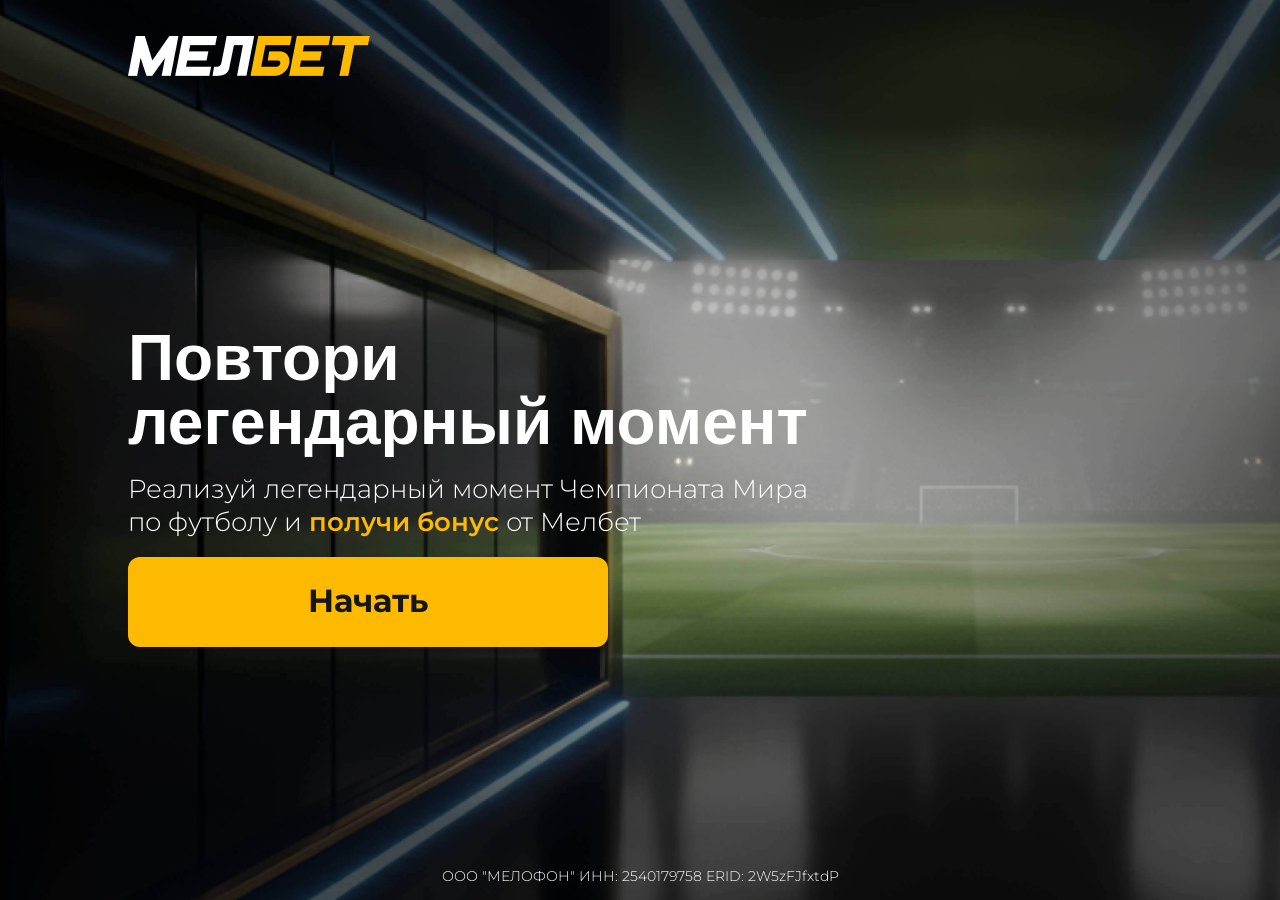
<file: index.html>
<!DOCTYPE html>
<html lang="ru">
<head>
    <meta charset="UTF-8">
    <meta name="viewport" content="width=device-width, initial-scale=1.0">
    <meta name="format-detection" content="telephone=no">
    <title>Мелбет – Повтори легендарный момент</title>
    <link rel="shortcut icon" href="./Favicon.png" type="image/png">
    <link rel="preconnect" href="https://fonts.googleapis.com">
    <link rel="preconnect" href="https://fonts.gstatic.com" crossorigin>
    <!-- <link href="https://fonts.googleapis.com/css2?family=Montserrat:wght@500;700&display=swap" rel="stylesheet"> -->
    <link href="https://fonts.googleapis.com/css2?family=Montserrat:ital,wght@0,100..900;1,100..900&display=swap" rel="stylesheet">
    <link rel="stylesheet" href="style.css">


    <style>
        
    .discl {
        z-index: 99;
        position: fixed;
        color: #fff;
        font-size: 10px;
        font-weight: 300;
        text-align: center;
        width: 100%;
        bottom: 15px;
    }
    
    @media (min-width: 768px) {
        .discl {
            font-size: 14px;
        }
    }
    </style>
    <!-- Yandex.Metrika counter -->
    <script type="text/javascript">
        (function(m,e,t,r,i,k,a){
            m[i]=m[i]||function(){(m[i].a=m[i].a||[]).push(arguments)};
            m[i].l=1*new Date();
            for (var j = 0; j < document.scripts.length; j++) {if (document.scripts[j].src === r) { return; }}
            k=e.createElement(t),a=e.getElementsByTagName(t)[0],k.async=1,k.src=r,a.parentNode.insertBefore(k,a)
        })(window, document,'script','https://mc.yandex.ru/metrika/tag.js?id=110126836', 'ym');

        ym(110126836, 'init', {ssr:true, webvisor:true, clickmap:true, ecommerce:"dataLayer", referrer: document.referrer, url: location.href, accurateTrackBounce:true, trackLinks:true});
    </script>
    <noscript><div><img src="https://mc.yandex.ru/watch/110126836" style="position:absolute; left:-9999px;" alt="" /></div></noscript>
    <!-- /Yandex.Metrika counter -->
</head>
<body>

    <!-- ===================== ГЛАВНЫЙ ПРОМО-ЭКРАН ===================== -->
    <section id="screen-main" class="screen active">
        <div class="dark-filter"></div>
        <header class="promo-header">
            <img src="./imgs/logo.png" alt="Мелбет" class="logo">
        </header>
        <div class="promo-content start-block">
            <h1 class="promo-title promo-title-desktop">Повтори<br>легендарный&nbsp;момент</h1>
            <h1 class="promo-title promo-title-mobile">Повтори<br>легендарный<br>момент</h1>
            <p class="promo-subtitle">Реализуй легендарный момент <span class="br-mobile"><br></span>Чемпионата Мира<br class="br-desktop"> по&nbsp;футболу <span class="br-mobile"><br></span> и&nbsp;<span class="highlight-text">получи бонус</span> от Мелбет</p>
        </div>
        <button class="promo-btn start-block" id="btnStart" onclick="ym(110126836,'reachGoal','game_start');">Начать</button>

        <div class="promo-content final-block">
            <h1 class="promo-title">Это было Легендарно&nbsp;—<span class="br-mobile"><br></span> бонус твой!</h1>
            <div class="final-subtitles-group">
                <p class="final-bonus-heading">
                    Фрибет <span class="highlight-yellow">до 25 000<span class="br-mobile"><br></span></span>
                    <span class="deposit-text">на первый депозит</span>
                </p>
                <p class="promo-subtitle final-subtitle-desc">Смотри ЧМ по футболу и&nbsp;делай<span class="br-mobile"><br></span> игру ярче с&nbsp;Мелбет</p>
            </div>
        </div>
        <button class="promo-btn final-block" id="btnClaimBonus"  onclick="ym(110126836,'reachGoal','bonus_transfer');">Забрать бонус</button>
        <div class="legal-disclaimer final-block">
            Реклама 18+ Рекламодатель melbet.ru Розыгрыш происходит во время участия в азартной игре. Полные правила, информация об организаторе, о призовом фонде, количестве призов или выигрышей, о сроках, месте, и порядке их получения — на сайте melbet.ru. Срок проведения акции «ФРИБЕТ НА ПЕРВЫЙ ДЕПОЗИТ» с 09.03.2026 12:00 (UTC + 3) до 31.07.2026 12:00 (UTC + 3). Срок акции может быть изменен по усмотрению Организатора азартных игр.
        </div>
            <div class="discl">
        <span>ООО "МЕЛОФОН"</span> <span>ИНН: 2540179758</span> <span>ERID: 2W5zFJfxtdP</span>
    </div>
    </section>

<!-- ===================== ЭКРАН ВЫБОРА ИСПЫТАНИЙ ===================== -->
<section id="screen-challenge" class="screen">
    <div class="dark-filter"></div>
    <div class="top-gradient-challenge"></div>
    
    <div class="challenge-content">
        <h1 class="challenge-title">Выбери испытание</h1>
        <p class="challenge-subtitle">Три футбольных сценария — три способа повторить легендарный момент&nbsp;ЧМ. Успешно пройди хотя&nbsp;бы один, чтобы получить бонус</p>
    </div>
    
<div class="cards-container" id="cardsContainer">
        <!-- Карточка "Вратарь" -->
        <div class="challenge-card" id="cardGoalkeeper" data-game="goalkeeper"
            data-black="./imgs/goal_w.png" 
            data-yellow="./imgs/goal_b.png"
            data-green="./imgs/goal_w.png">

            <!-- Блики -->
            <img src="./imgs/line_smal.svg" alt="" class="shine-smal">
            <img src="./imgs/line_toll.svg" alt="" class="shine-toll">
            
            <!-- Точки -->
            <img src="./imgs/dot_up.svg" alt="" class="dot-up">
            <img src="./imgs/dot_dn.svg" alt="" class="dot-dn">
            
            <img src="./imgs/goal_w.png" alt="Вратарь" class="card-img">
            <div class="card-text">
                <h3 class="card-title">Вратарь</h3>
                <p class="card-description">Угадай угол удара<br>и попробуй спасти ворота</p>
            </div>
        </div>

        <!-- Карточка "Бомбардир" -->
        <div class="challenge-card" id="cardBombardier" data-game="bombardier"
            data-black="./imgs/bom_w.png" 
            data-yellow="./imgs/bom_b.png"
            data-green="./imgs/bom_w.png">
            
            <!-- Блики -->
            <img src="./imgs/line_smal.svg" alt="" class="shine-smal">
            <img src="./imgs/line_toll.svg" alt="" class="shine-toll">
            
            <!-- Точки -->
            <img src="./imgs/dot_up.svg" alt="" class="dot-up">
            <img src="./imgs/dot_dn.svg" alt="" class="dot-dn">
            
            <img src="./imgs/bom_w.png" alt="Бомбардир" class="card-img">
            <div class="card-text">
                <h3 class="card-title">Бомбардир</h3>
                <p class="card-description">Среагируй на летящий мяч<br>и забей гол в нужный момент</p>
            </div>
        </div>

        <!-- Карточка "Снайпер" -->
        <div class="challenge-card" id="cardSniper" data-game="sniper"
            data-black="./imgs/snipe_w.png" 
            data-yellow="./imgs/snipe_b.png"
            data-green="./imgs/snipe_w.png">
            
            <!-- Блики -->
            <img src="./imgs/line_smal.svg" alt="" class="shine-smal">
            <img src="./imgs/line_toll.svg" alt="" class="shine-toll">
            
            <!-- Точки -->
            <img src="./imgs/dot_up.svg" alt="" class="dot-up">
            <img src="./imgs/dot_dn.svg" alt="" class="dot-dn">
            
            <img src="./imgs/snipe_w.png" alt="Снайпер" class="card-img">
            <div class="card-text">
                <h3 class="card-title">Снайпер</h3>
                <p class="card-description">Рассчитай направление и силу<br>удара, чтобы попасть в ворота</p>
            </div>
        </div>
</div>
    
    <div class="points-container" id="pointsContainer">
        <span class="point active" data-index="0"></span>
        <span class="point" data-index="1"></span>
        <span class="point" data-index="2"></span>
    </div>
    
    <button class="challenge-btn disabled" id="btnPlay">Начать игру</button>
</section>


    <!-- ===================== ИГРА «ВРАТАРЬ» ===================== -->
<section id="screen-goalkeeper" class="screen game-screen">
    <div class="top-gradient"></div>
    <div class="game-content">
        <h1 class="game-title">Отбей пенальти</h1>
        <p class="game-subtitle">Смотри на разбег, выбирай угол и&nbsp;попробуй спасти ворота</p>
    </div>
    <div class="game-iframe-wrapper">
        <iframe id="mechanic_1" data-src="./v2/ai_1.html" frameborder="0"></iframe>
    </div>  
        <!-- <button class="game-btn disabled" id="gkGoBtn">Поехали</button> -->
    </section>

    <!-- ===================== ИГРА «БОМБАРДИР» ===================== -->
<section id="screen-bombardier" class="screen game-screen">
    <div class="top-gradient"></div>
    <div class="game-content">
        <h1 class="game-title">Замкни передачу</h1>
        <p class="game-subtitle">Среагируй на летящий мяч и&nbsp;забей гол в&nbsp;нужный момент</p>
    </div>
    <div class="game-iframe-wrapper">
        <iframe id="mechanic_2" data-src="./v2/ai_2.html" frameborder="0"></iframe>
    </div>
    <!-- <button class="game-btn" id="bombGoBtn">Поехали</button> -->
</section>

    <!-- ===================== ИГРА «СНАЙПЕР» ===================== -->
<section id="screen-sniper" class="screen game-screen">
    <div class="top-gradient"></div>
    <div class="game-content">
        <h1 class="game-title">Пробей штрафной</h1>
        <p class="game-subtitle">Рассчитай направление и&nbsp;силу удара, чтобы попасть в&nbsp;ворота</p>
    </div>
    <div class="game-iframe-wrapper">
        <iframe id="mechanic_3" data-src="./v2/ai.html" frameborder="0"></iframe>
    </div>
    <!-- <button class="game-btn" id="sniperGoBtn">Поехали</button> -->
</section>

    <!-- ===================== УНИВЕРСАЛЬНЫЙ ЭКРАН РЕЗУЛЬТАТА ===================== -->
    <section id="screen-result" class="screen screen-overlay-result">
        <div class="result-background"></div>
        <div class="result-content">
            <div class="screen-content-left">
                <h2 class="win-title" id="resultTitle">Сейв!</h2>
                <p class="win-subtitle" id="resultSubtitle">Ты повторил один из ключевых сейвов ЧМ-2010: Икер Касильяс отбил пенальти Оскара Кардосо в матче Испания — Парагвай и сохранил шансы сборной на будущий титул!</p>
                <div class="win-small-text" id="resultSmallText">Тебе доступен бонус</div>
                <div class="win-buttons-layout">
                    <!-- Жёлтые кнопки (показываются по одной) -->
                    <button class="win-btn btn-yellow" id="resultBonusBtn">Забрать бонус</button>
                    <button class="win-btn btn-yellow" id="resultRetryBtn" style="display:none;">Попробовать заново</button>
                    
                    <!-- Тёмная кнопка всегда внизу -->
                    <button class="win-btn btn-reverse" id="resultOtherBtn">Другое испытание</button>
                </div>
            </div>
            <div class="screen-content-right">
                <div class="photo-card-wrapper">
                    <img src="./imgs/safe.png" alt="Результат" class="win-safe-photo" id="resultImage">
                </div>
            </div>
        </div>
    </section>

    <script src="script.js"></script>
</body>
</html>
</file>
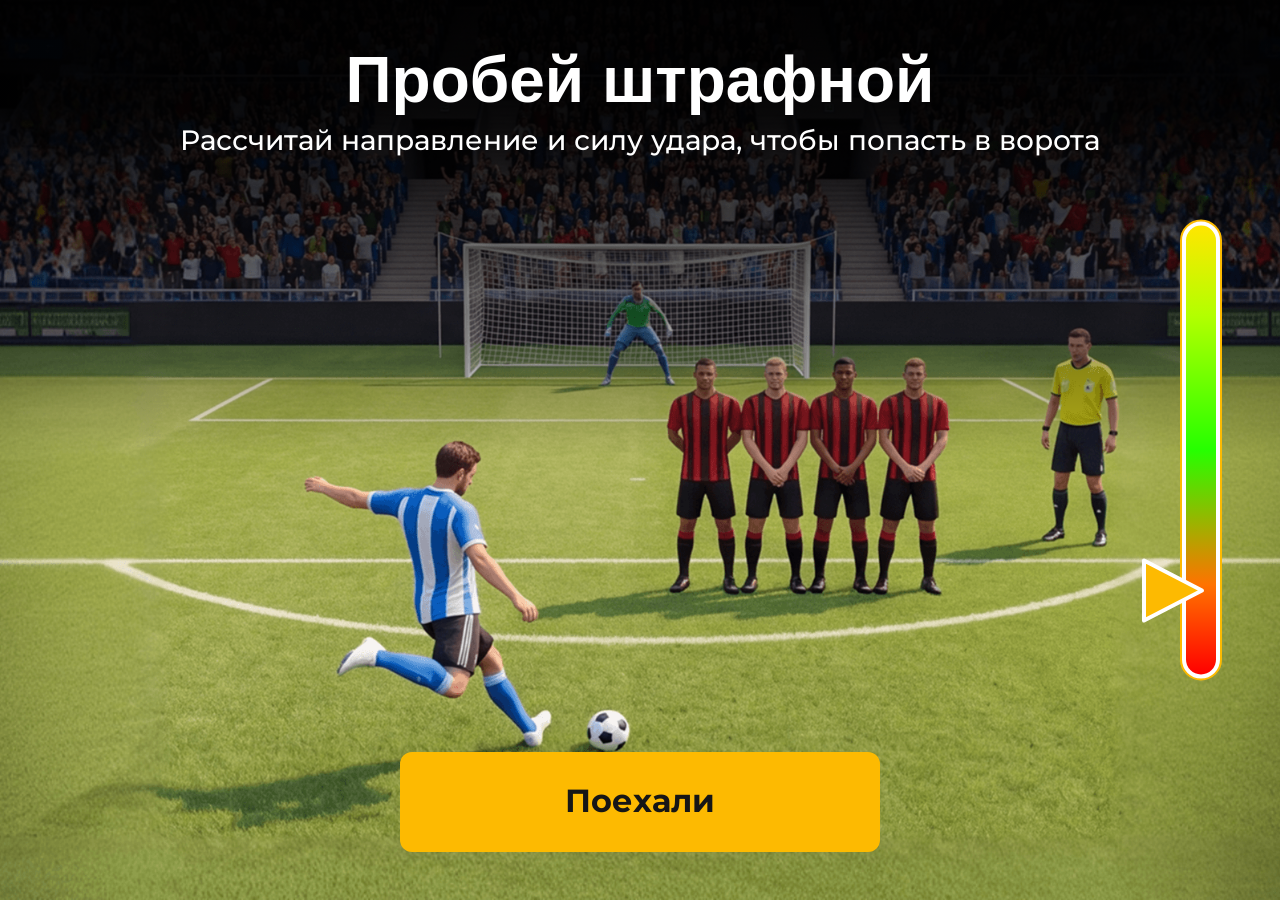
<file: bombardier.html>
<!DOCTYPE html>
<html lang="ru">
<head>
    <meta charset="UTF-8">
    <meta name="viewport" content="width=device-width, initial-scale=1.0">
    <title>Мелбет - Пробей штрафной</title>
    <link rel="preconnect" href="https://fonts.googleapis.com">
    <link rel="preconnect" href="https://fonts.gstatic.com" crossorigin>
    <link href="https://fonts.googleapis.com/css2?family=Montserrat:wght@500;700&display=swap" rel="stylesheet">
    <link rel="stylesheet" href="bombardier.css">
</head>
<body>

    <main class="game-container">
        <div class="top-gradient"></div>

        <div class="game-content">
            <h1 class="game-title">Пробей штрафной</h1>
            <p class="game-subtitle">Рассчитай направление и силу удара, чтобы попасть в ворота</p>
        </div>

        <div class="scale-container">
            <div class="scale-arrow" id="scaleArrow"></div>
            <div class="scale-bar"></div>
        </div>
        
        <a class="game-btn" id="letsGoBtn" style="text-decoration: none; cursor: pointer;">
            <span class="btn-text" id="btnText">Поехали</span>
        </a>
    </main>

    <div class="screen-overlay" id="winScreen">
        <div class="screen-content-left">
            <div class="win-title-body">
                <h2 class="win-title">Точно в цель!</h2>
                <p class="win-subtitle">Ты повторил легендарный удар <br> Роналдиньо в матче Бразилия — Англия <br> на ЧМ-2002: мяч с дальнего штрафного <br> перелетел вратаря и оказался в воротах</p>
                <p class="win-small-text">Тебе доступен бонус</p>
            </div>
            <div class="win-buttons-layout">
                <a href="index.html?final=true" class="win-btn btn-yellow" style="text-decoration: none;">
                    <span class="win-btn-text">Забрать бонус</span>
                </a>
                <a href="challenge.html" class="win-btn btn-reverse" style="text-decoration: none;">
                    <span class="win-btn-text">Другое испытание</span>
                </a>
            </div>
        </div>
        <div class="screen-content-right">
            <div class="photo-card-wrapper">
                <img src="./imgs/goal.png" alt="Гол" class="win-safe-photo">
            </div>
        </div>
    </div>

    <div class="screen-overlay" id="loseScreen">
        <div class="screen-content-left">
            <div class="win-title-body">
                <h2 class="win-title">Не попал</h2>
                <p class="win-subtitle">Удар был близко, но точности не хватило. <br> Попробуй ещё раз или выбери другое <br> испытание</p>
            </div>
            <div class="win-buttons-layout">
                <a href="bombardier.html" class="win-btn btn-yellow" style="text-decoration: none;">
                    <span class="win-btn-text">Попробовать заново</span>
                </a>
                <a href="challenge.html" class="win-btn btn-reverse" style="text-decoration: none;">
                    <span class="win-btn-text">Другое испытание</span>
                </a>
            </div>
        </div>
        <div class="screen-content-right">
            <div class="photo-card-wrapper">
                <img src="./imgs/block.png" alt="Промах" class="win-safe-photo">
            </div>
        </div>
    </div>

    <script src="bombardier.js"></script>
</body>
</html>
</file>
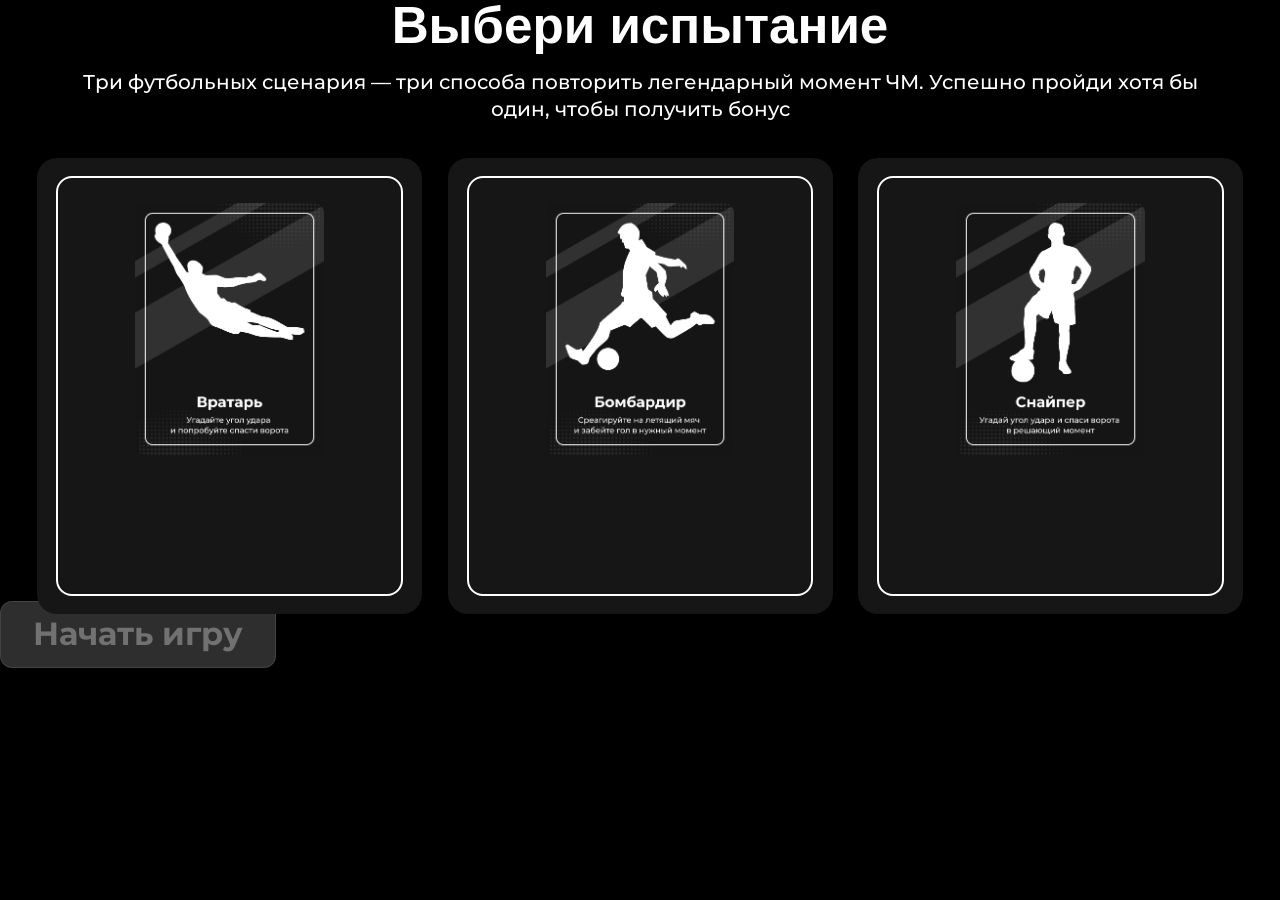
<file: challenge.html>
<!DOCTYPE html>
<html lang="ru">
<head>
    <meta charset="UTF-8">
    <meta name="viewport" content="width=device-width, initial-scale=1.0">
    <title>Мелбет - Выбери испытание</title>
    <link rel="preconnect" href="https://fonts.googleapis.com">
    <link rel="preconnect" href="https://fonts.gstatic.com" crossorigin>
    <link href="https://fonts.googleapis.com/css2?family=Montserrat:wght@500;700&display=swap" rel="stylesheet">
    <link rel="stylesheet" href="style.css">
</head>
<body>

    <main class="challenge-container">
        <div class="dark-filter"></div>

        <section class="challenge-content">
            <h1 class="challenge-title">Выбери испытание</h1>
            <p class="challenge-subtitle">
                Три футбольных сценария — три способа повторить легендарный момент&nbsp;ЧМ. 
                Успешно пройди хотя&nbsp;бы один, чтобы получить бонус
            </p>
        </section>

        <div class="cards-container">
            <div class="challenge-card" id="cardGoalkeeper" 
                 data-black="./imgs/Goalkeeper_Black.png" 
                 data-yellow="./imgs/Goalkeeper_Yellow.png">
                <img src="./imgs/Goalkeeper_Black.png" alt="Вратарь" class="card-img">
            </div>
            
            <div class="challenge-card" id="cardBombardier" 
                 data-black="./imgs/Bombardier_Black.png" 
                 data-yellow="./imgs/Bombardier_Yellow.png">
                <img src="./imgs/Bombardier_Black.png" alt="Бомбардир" class="card-img">
            </div>
            
            <div class="challenge-card" id="cardSniper" 
                 data-black="./imgs/Sniper_Black.png" 
                 data-yellow="./imgs/Sniper_Yellow.png">
                <img src="./imgs/Sniper_Black.png" alt="Снайпер" class="card-img">
            </div>
        </div>

        <a class="challenge-btn disabled" id="playBtn">
            <span class="btn-text">Начать игру</span>
        </a>
    </main>

    <script src="script.js"></script>
</body>
</html>
</file>
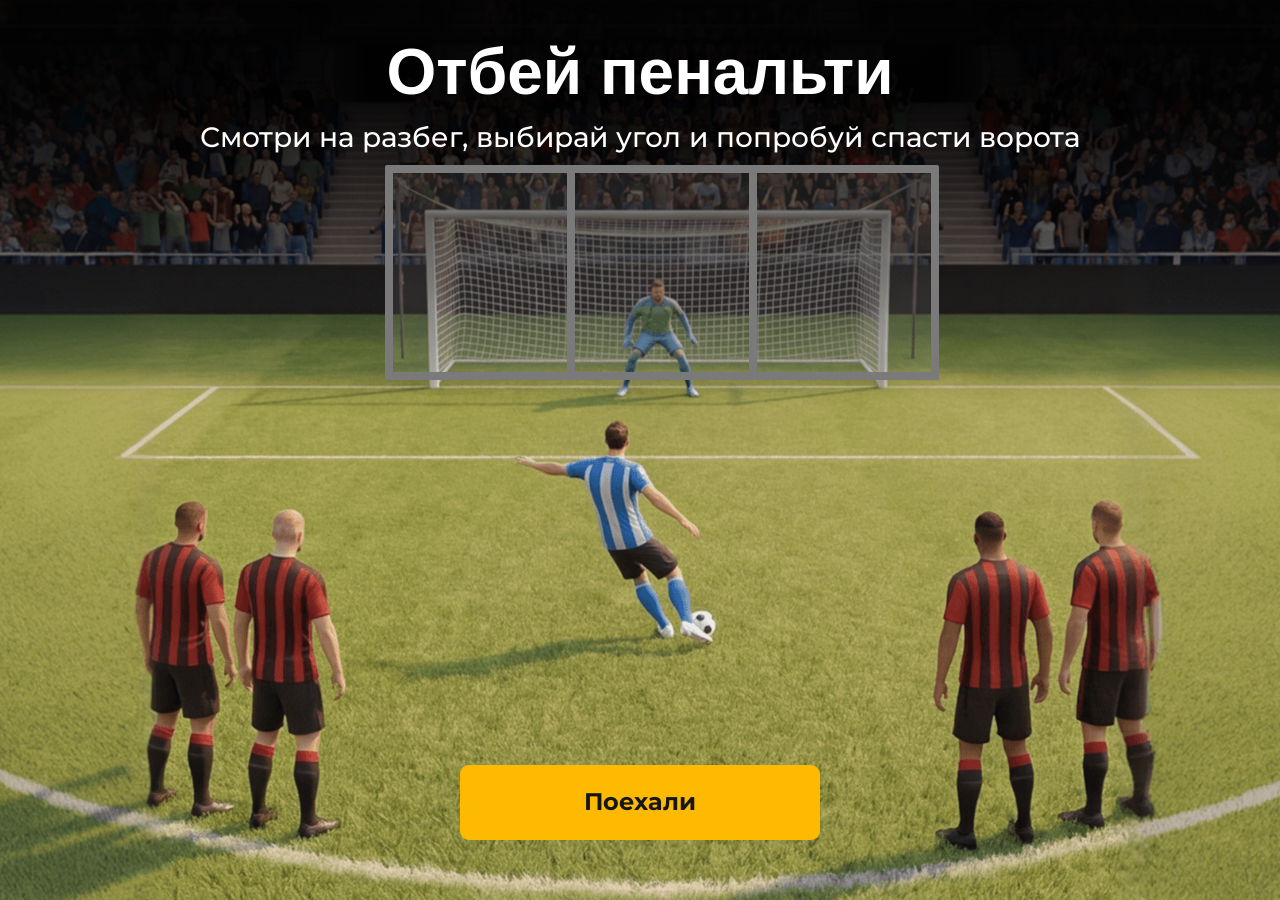
<file: goalkeeper.html>
<!DOCTYPE html>
<html lang="ru">
<head>
    <meta charset="UTF-8">
    <meta name="viewport" content="width=device-width, initial-scale=1.0">
    <title>Мелбет - Отбей пенальти</title>
    <link rel="preconnect" href="https://fonts.googleapis.com">
    <link rel="preconnect" href="https://fonts.gstatic.com" crossorigin>
    <link href="https://fonts.googleapis.com/css2?family=Montserrat:wght@500;700&display=swap" rel="stylesheet">
    <link rel="stylesheet" href="goalkeeper.css">
</head>
<body>

    <main class="game-container">
        <div class="top-gradient"></div>

        <div class="game-content">
            <h1 class="game-title">Отбей пенальти</h1>
            <p class="game-subtitle">Смотри на разбег, выбирай угол и попробуй спасти ворота</p>
        </div>

        <div class="goal-container">
            <div class="goal-sector" data-sector="left"></div>
            <div class="goal-sector" data-sector="center"></div>
            <div class="goal-sector" data-sector="right"></div>
        </div>
        
        <a class="game-btn disabled" id="letsGoBtn">
            <span class="btn-text">Поехали</span>
        </a>

<div class="screen-overlay" id="winScreen">
        
        <div class="screen-content-left">
            <div class="win-title-body">
                <h2 class="win-title">Сейв!</h2>
                <p class="win-subtitle">Ты повторил один из ключевых сейвов <br> ЧМ-2010: Икер Касильяс отбил пенальти <br> Оскара Кардосо в матче <br> Испания — Парагвай и сохранил <br> шансы сборной на будущий титул!</p>
            </div>
            
            <div class="win-buttons-layout">
                
                <a href="index.html?final=true" class="win-btn btn-yellow">
                    <span class="win-btn-text">Забрать бонус</span>
                </a>
                
                <a href="challenge.html" class="win-btn btn-reverse">
                    <span class="win-btn-text">Другое испытание</span>
                </a>
                
            </div>
        </div>

        <div class="screen-content-right">
            <div class="photo-card-wrapper">
                <img src="./imgs/safe.png" alt="Успешный сейв" class="win-safe-photo">
            </div>
        </div>
        
    </div>

<div class="screen-overlay" id="loseScreen">
        
        <div class="screen-content-left">
            <div class="win-title-body">
                <h2 class="win-title">Не угадал</h2>
                <p class="win-subtitle">Удар оказался точнее. Попробуй<br>ещё раз или выбери другое испытание</p>
            </div>
            
            <div class="win-buttons-layout">
                
                <a href="goalkeeper.html" class="win-btn btn-yellow" style="text-decoration: none;">
                    <span class="win-btn-text">Попробовать заново</span>
                </a>
                
                <a href="challenge.html" class="win-btn btn-reverse" style="text-decoration: none;">
                    <span class="win-btn-text">Другое испытание</span>
                </a>
                
            </div>
        </div>

        <div class="screen-content-right">
            <div class="photo-card-wrapper">
                <img src="./imgs/miss.png" alt="Промах" class="win-safe-photo">
            </div>
        </div>
        
    </div>

    </main>

    <script src="goalkeeper.js"></script>
</body>
</html>
</file>
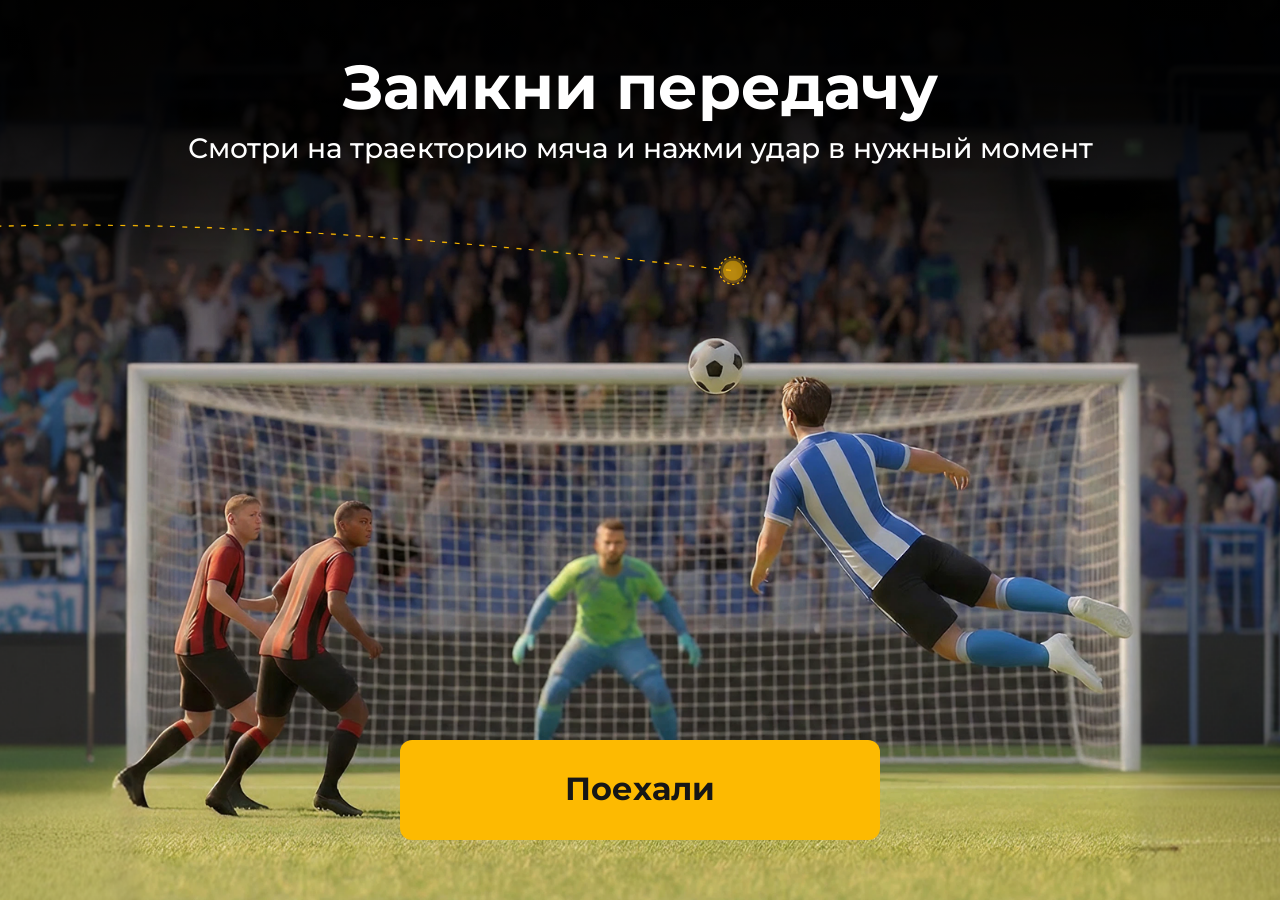
<file: sniper.html>
<!DOCTYPE html>
<html lang="ru">
<head>
    <meta charset="UTF-8">
    <meta name="viewport" content="width=device-width, initial-scale=1.0">
    <title>Мелбет - Футбольный снайпер</title>
    <link rel="preconnect" href="https://fonts.googleapis.com">
    <link rel="preconnect" href="https://fonts.gstatic.com" crossorigin>
    <link href="https://fonts.googleapis.com/css2?family=Montserrat:wght@500;700&display=swap" rel="stylesheet">
    <link rel="stylesheet" href="sniper.css">
</head>
<body>

    <main class="game-container">
        <div class="top-gradient"></div>

        <div class="game-content">
            <h1 class="game-title">Замкни передачу</h1>
            <p class="game-subtitle">Смотри на траекторию мяча и нажми удар в нужный момент</p>
        </div>

        <div class="sniper-game-area">
        </div>
        
        <a class="game-btn" id="letsGoBtn" style="text-decoration: none; cursor: pointer;">
            <span class="btn-text" id="btnText">Поехали</span>
        </a>
    </main>

    <div class="screen-overlay" id="winScreen">
        <div class="screen-content-left">
            <div class="win-title-body">
                <h2 class="win-title">Гол!</h2>
                <p class="win-subtitle">Ты повторил легендарный гол Робина ван <br> Перси в матче Нидерланды — Испания <br> на ЧМ-2014: дальняя передача, прыжок <br> и точный удар головой в ворота</p>
                <p class="win-small-text">Тебе доступен бонус</p>
            </div>
            <div class="win-buttons-layout">
                <a href="index.html?final=true" class="win-btn btn-yellow" style="text-decoration: none;">
                    <span class="win-btn-text">Забрать бонус</span>
                </a>
                <a href="challenge.html" class="win-btn btn-reverse" style="text-decoration: none;">
                    <span class="win-btn-text">Другое испытание</span>
                </a>
            </div>
        </div>
        <div class="screen-content-right">
            <div class="photo-card-wrapper">
                <img src="./imgs/head.png" alt="Голова" class="win-safe-photo">
            </div>
        </div>
    </div>

    <div class="screen-overlay" id="loseScreen">
        <div class="screen-content-left">
            <div class="win-title-body">
                <h2 class="win-title">Момент упущен</h2>
                <p class="win-subtitle">Ты немного не попал в тайминг. <br> Попробуй ещё раз или выбери <br> другое испытание</p>
            </div>
            <div class="win-buttons-layout">
                <a href="sniper.html" class="win-btn btn-yellow" style="text-decoration: none;">
                    <span class="win-btn-text">Попробовать заново</span>
                </a>
                <a href="challenge.html" class="win-btn btn-reverse" style="text-decoration: none;">
                    <span class="win-btn-text">Другое испытание</span>
                </a>
            </div>
        </div>
        <div class="screen-content-right">
            <div class="photo-card-wrapper">
                <img src="./imgs/catch.png" alt="Поймал" class="win-safe-photo">
            </div>
        </div>
    </div>

    <script src="sniper.js"></script>
</body>
</html>
</file>
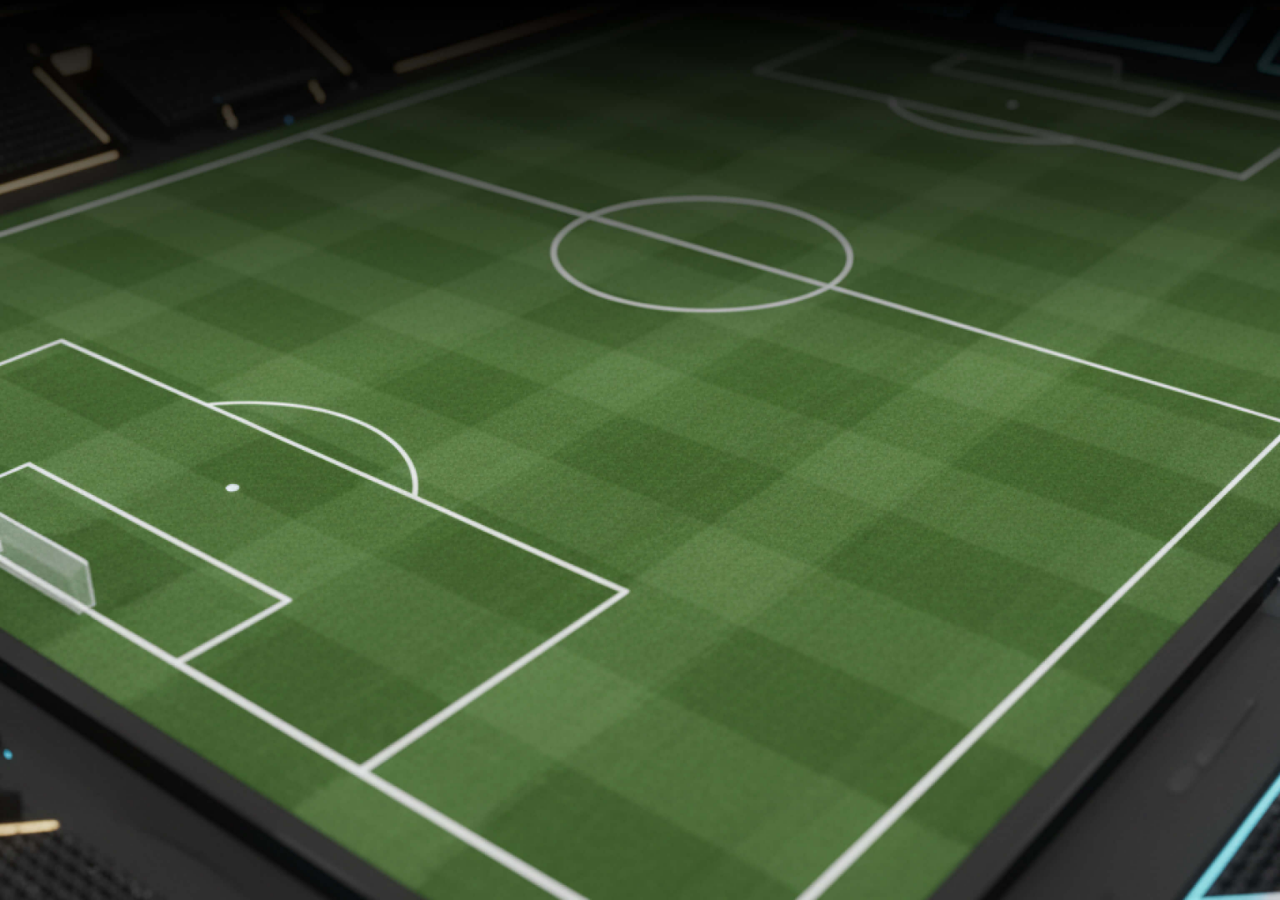
<file: v2/ai.html>
<!DOCTYPE html>
<html>
<head>
<meta charset="UTF-8">
<meta name="authoring-tool" content="Adobe_Animate_CC">
<title>index</title>
<script src="https://code.createjs.com/1.0.0/createjs.min.js"></script>
<script src="index.js"></script>
<script>
var canvas, stage, exportRoot, anim_container, dom_overlay_container, fnStartAnimation;
function init() {
	canvas = document.getElementById("canvas");
	anim_container = document.getElementById("animation_container");
	dom_overlay_container = document.getElementById("dom_overlay_container");
	var comp=AdobeAn.getComposition("C2FF4C35834A4122BCF87252FB971D31");
	var lib=comp.getLibrary();
	var loader = new createjs.LoadQueue(false);
	loader.addEventListener("fileload", function(evt){handleFileLoad(evt,comp)});
	loader.addEventListener("complete", function(evt){handleComplete(evt,comp) });
	var lib=comp.getLibrary();
	loader.loadManifest(lib.properties.manifest);
}
function handleFileLoad(evt, comp) {
	var images=comp.getImages();	
	if (evt && (evt.item.type == "image")) { images[evt.item.id] = evt.result; }	
}
function handleComplete(evt,comp) {
	var lib=comp.getLibrary();
	var ss=comp.getSpriteSheet();
	var queue = evt.target;
	var ssMetadata = lib.ssMetadata;
	for(i=0; i<ssMetadata.length; i++) {
		ss[ssMetadata[i].name] = new createjs.SpriteSheet( {"images": [queue.getResult(ssMetadata[i].name)], "frames": ssMetadata[i].frames} )
	}
	exportRoot = new lib.index();
	stage = new lib.Stage(canvas);
	stage.enableMouseOver();
	fnStartAnimation = function() {
		stage.addChild(exportRoot);
		createjs.Ticker.framerate = lib.properties.fps;
		createjs.Ticker.addEventListener("tick", stage);
	}	    
	AdobeAn.makeResponsive(false,'both',false,1,[canvas,anim_container,dom_overlay_container]);	
	AdobeAn.compositionLoaded(lib.properties.id);
	fnStartAnimation();
	
	// Инициализация менеджера анимаций
	if (window.animationManager) {
		window.animationManager.init();
		window.animationManager.startAnimation(3);
	}
}
</script>

<script>
// ========== КЛАСС УПРАВЛЕНИЯ АНИМАЦИЯМИ ==========

class AnimationManager {
	constructor() {
		// Конфигурации анимаций
		this.animations = {
			3: {
				id: 3,
				name: 'Пробить',
				hasTrajectory: true,
				videos: {
					intro: 'video1',
					results: {
						'1_1': 'video2_2',
						'1_2': 'video2_1',
						'1_3': 'video2_1',
						'2_1': 'video3_1',
						'2_2': 'video3_2',
						'2_3': 'video3_3',
						'3_1': 'video4_1',
						'3_2': 'video4_2',
						'3_3': 'video4_3'
					}
				},
				// Параметры треугольника для анимации 3
				triangle: {
					rotation: Math.PI / 5,
					heightRatio: 1,
					apexAngle: 100 * Math.PI / 180,
					zoneProportions: {
						left: 0.45,
						center: 0.25,
						right: 0.30
					}
				}
			}
		};
		
		// Текущая активная анимация
		this.currentAnimationId = null;
		this.currentConfig = null;
		
		// Состояние игры
		this.GAME_STATE = {
			IDLE: 'idle',
			INTRO: 'intro',
			TRAJECTORY: 'trajectory',
			POWER: 'power',
			RESULT: 'result'
		};
		this.gameState = this.GAME_STATE.IDLE;
		
		// Глобальные переменные игры
		window.act1 = 0;
		window.tr = 1;
		window.poz = 1;
		
		// Таймер
		this.trajectoryTimer = null;
		this.trajectoryTimeLeft = 5;
		this.trajectorySelected = false;
		
		// Холст для рисования
		this.drawCanvas = null;
		this.drawCtx = null;
		this.isDrawing = false;
		this.drawPoints = [];
		this.drawingEnabled = false;
		
		// Геометрия треугольника
		this.cx = 0;
		this.cy = 0;
		this.H = 0;
		this.W = 0;
		this.canvasWidth = 0;
		this.canvasHeight = 0;
		this.zoneBoundaries = { leftThird: 0, rightThird: 0 };
		
		// Инициализация
		// this.createUI();
		this.bindEvents();
	}
	
	// ========== СОЗДАНИЕ UI ==========
	
	createUI() {
		// Создаем контейнер для кнопок
		var buttonContainer = document.createElement('div');
		buttonContainer.id = 'animationButtons';
		
		// Создаем кнопки для каждой анимации
		for (var id in this.animations) {
			var config = this.animations[id];
			var button = document.createElement('button');
			button.textContent = config.name;
			button.dataset.animationId = id;
			button.classList.add('game-btn')
			
			button.addEventListener('click', (function(animId) {
				return function() {
					button.classList.add('hidden');
				};
			})(id));
			
			buttonContainer.appendChild(button);
		}
		
		document.body.appendChild(buttonContainer);
	}
	
	// ========== ПРИВЯЗКА СОБЫТИЙ ==========
	
	bindEvents() {
		window.addEventListener('resize', () => {
			this.resizeContainer();
			if (this.drawingEnabled) {
				this.updateDrawGeometry();
			}
		});
	}
	
	// ========== ИНИЦИАЛИЗАЦИЯ ==========
	
	init() {
		console.log('🔧 AnimationManager инициализирован');
		this.initDrawCanvas();
		this.resizeContainer();
		this.setupVideoEndHandlers();
		this.setupFrameTracking();
		
		if (exportRoot) {
			exportRoot.gotoAndStop(0);
		}
		
		var mainCanvas = document.getElementById('canvas');
		if (mainCanvas) {
			mainCanvas.addEventListener('click', (e) => {
				this.handleCanvasClick(e);
			});
		}
		
		console.log('✅ Доступные анимации:');
		for (var id in this.animations) {
			console.log('  ' + id + ': ' + this.animations[id].name + 
				(this.animations[id].hasTrajectory ? ' (с траекторией)' : ''));
		}
	}
	
	// ========== ЗАПУСК АНИМАЦИИ ==========
	
	startAnimation(animationId) {
		animationId = parseInt(animationId);
		
		if (!this.animations[animationId]) {
			console.error('❌ Анимация с ID ' + animationId + ' не найдена');
			return;
		}
		
		console.log('🚀 Запуск анимации ' + animationId + ': ' + this.animations[animationId].name);
		
		// Сбрасываем текущее состояние
		this.resetGame();
		
		// Устанавливаем текущую анимацию
		this.currentAnimationId = animationId;
		this.currentConfig = this.animations[animationId];
		
		// Подсвечиваем активную кнопку
		this.highlightActiveButton();
		
		// Устанавливаем начальные значения
		window.act1 = 0;
		window.tr = 1;
		window.poz = 1;
		this.trajectorySelected = false;
		
		// Запускаем
		this.gameState = this.GAME_STATE.INTRO;
		
		if (exportRoot) {
			exportRoot.play();
		}
		
		this.showIntroVideo();
		
		console.log('✅ Анимация ' + animationId + ' запущена');
	}
	
	highlightActiveButton() {
		var buttons = document.querySelectorAll('#animationButtons button');
		buttons.forEach(function(button) {
			var buttonAnimId = parseInt(button.dataset.animationId);
			if (buttonAnimId === window.animationManager.currentAnimationId) {
				button.style.background = '#FDBA01';
				button.style.color = '#000';
			} else {
				button.style.background = 'rgba(0, 0, 0, 0.7)';
				button.style.color = '#FDBA01';
			}
		});
	}
	
	// ========== ОБРАБОТЧИК КЛИКОВ ==========
	
	handleCanvasClick(e) {
		console.log('🖱 Клик по canvas, состояние: ' + this.gameState);
		
		if (this.gameState === this.GAME_STATE.IDLE) {

					button.classList.add('hidden');
			// Запускаем анимацию 3 по умолчанию
			this.startAnimation(3);
			
		} else if (this.gameState === this.GAME_STATE.POWER) {
			this.selectPower();
		} else if (this.gameState === this.GAME_STATE.RESULT) {
			this.resetGame();
		}
	}
	
	// ========== УПРАВЛЕНИЕ ВИДЕО ==========
	
	hideAllVideos() {
		document.querySelectorAll('.video-block').forEach(function(block) {
			block.classList.remove('show');
			block.style.display = 'none';
			var video = block.querySelector('video');
			if (video) {
				video.pause();
				video.currentTime = 0;
			}
		});
	}
	
	showVideo(blockId) {
		var block = document.getElementById(blockId);
		if (!block) return;
		block.style.display = 'block';
		block.classList.add('show');
	}
	
	playVideo(blockId) {
		var block = document.getElementById(blockId);
		if (!block) return;
		
		var video = block.querySelector('video');
		if (!video) return;
		
		video.currentTime = 0;
		video.play().catch(function(e) {
			console.log('Ошибка воспроизведения ' + blockId + ':', e);
		});
		
		console.log('▶ Воспроизведение: ' + blockId);
	}
	
	showIntroVideo() {
		this.hideAllVideos();
		if (this.currentConfig && this.currentConfig.videos.intro) {
			this.showVideo(this.currentConfig.videos.intro);
			this.playVideo(this.currentConfig.videos.intro);
		}
	}
	
	playResultVideo() {
		var tr = window.tr || 1;
		var poz = window.poz || 1;
		var key = tr + '_' + poz;
		
		console.log('🎯 Определение видео: tr=' + tr + ', poz=' + poz + ', key=' + key);
		
		this.hideAllVideos();
		
		if (this.currentConfig && this.currentConfig.videos.results[key]) {
			var videoId = this.currentConfig.videos.results[key];
			this.showVideo(videoId);
			this.playVideo(videoId);
		} else {
			console.error('❌ Нет видео для key=' + key);
		}
	}
	
	// ========== ФУНКЦИИ ДЛЯ ВЫЗОВА ИЗ ADOBE ANIMATE ==========
	
	getVideoFunctions() {
		var self = this;
		return {
			vShow1: function() { self.showIntroVideo(); },
			vShow2_1: function() { self.hideAllVideos(); self.showVideo('video2_1'); self.playVideo('video2_1'); },
			vShow2_2: function() { self.hideAllVideos(); self.showVideo('video2_2'); self.playVideo('video2_2'); },
			vShow3_1: function() { self.hideAllVideos(); self.showVideo('video3_1'); self.playVideo('video3_1'); },
			vShow3_2: function() { self.hideAllVideos(); self.showVideo('video3_2'); self.playVideo('video3_2'); },
			vShow3_3: function() { self.hideAllVideos(); self.showVideo('video3_3'); self.playVideo('video3_3'); },
			vShow4_1: function() { self.hideAllVideos(); self.showVideo('video4_1'); self.playVideo('video4_1'); },
			vShow4_2: function() { self.hideAllVideos(); self.showVideo('video4_2'); self.playVideo('video4_2'); },
			vShow4_3: function() { self.hideAllVideos(); self.showVideo('video4_3'); self.playVideo('video4_3'); }
		};
	}
	
	// ========== РИСОВАНИЕ ТРАЕКТОРИИ (только для анимации 3) ==========
	
	initDrawCanvas() {
		this.drawCanvas = document.createElement('canvas');
		this.drawCanvas.style.cssText = `
			position: absolute;
			top: 0;
			left: 0;
			width: 100%;
			height: 100%;
			z-index: 1000;
			pointer-events: auto;
			display: none;
		`;
		this.drawCanvas.id = 'drawCanvas';
		
		var container = document.getElementById('animation_container');
		if (container) {
			container.appendChild(this.drawCanvas);
		}
		
		this.drawCtx = this.drawCanvas.getContext('2d');
		
		this.drawCanvas.addEventListener('mousedown', (e) => this.handleDrawMouseDown(e));
		this.drawCanvas.addEventListener('touchstart', (e) => this.handleDrawTouchStart(e), { passive: false });
		window.addEventListener('mousemove', (e) => this.handleDrawMouseMove(e));
		window.addEventListener('touchmove', (e) => this.handleDrawTouchMove(e), { passive: false });
		window.addEventListener('mouseup', (e) => this.handleDrawMouseUp(e));
		window.addEventListener('touchend', (e) => this.handleDrawTouchEnd(e));
	}
	
	updateDrawGeometry() {
		if (!this.drawCanvas) return;
		
		var container = document.getElementById('animation_container');
		if (!container) return;
		
		this.canvasWidth = container.offsetWidth;
		this.canvasHeight = container.offsetHeight;
		this.drawCanvas.width = this.canvasWidth;
		this.drawCanvas.height = this.canvasHeight;
		
		this.cx = this.canvasWidth / 2;
		this.cy = this.canvasHeight * 0.55;
		
		if (this.currentConfig && this.currentConfig.triangle) {
			var tri = this.currentConfig.triangle;
			var BASE_RATIO = 2 * Math.tan(tri.apexAngle / 2);
			this.H = Math.min(this.canvasWidth, this.canvasHeight) * tri.heightRatio;
			this.W = this.H * BASE_RATIO;
			
			this.zoneBoundaries.leftThird = -this.W/2 + this.W * tri.zoneProportions.left;
			this.zoneBoundaries.rightThird = this.zoneBoundaries.leftThird + this.W * tri.zoneProportions.center;
		}
		
		this.redrawTriangle();
	}
	
	worldToLocal(wx, wy) {
		var rotation = (this.currentConfig && this.currentConfig.triangle) ? this.currentConfig.triangle.rotation : Math.PI / 6;
		var dx = wx - this.cx;
		var dy = wy - this.cy;
		var cos = Math.cos(-rotation);
		var sin = Math.sin(-rotation);
		return {
			x: dx * cos - dy * sin,
			y: dx * sin + dy * cos
		};
	}
	
	isInsideTriangle(localX, localY) {
		if (localY < -this.H/2 || localY > this.H/2) return false;
		var t = (localY + this.H/2) / this.H;
		var halfWidth = (this.W / 2) * (1 - t);
		return Math.abs(localX) <= halfWidth;
	}
	
	getZone(localX, localY) {
		if (localX <= this.zoneBoundaries.leftThird) return 'Лево';
		if (localX <= this.zoneBoundaries.rightThird) return 'Центр';
		return 'Право';
	}
	
	zoneToNumber(zone) {
		if (zone === 'Лево') return 1;
		if (zone === 'Центр') return 2;
		if (zone === 'Право') return 3;
		return 1;
	}
	
	redrawTriangle() {
		if (!this.drawCtx) return;
		
		this.drawCtx.clearRect(0, 0, this.canvasWidth, this.canvasHeight);
		
		// Полностью прозрачный треугольник - рисуем только траекторию
		this.drawTrajectoryPath();
	}
	
	drawTrajectoryPath() {
		if (!this.drawCtx || this.drawPoints.length < 2) return;
		
		this.drawCtx.save();
		this.drawCtx.beginPath();
		this.drawCtx.moveTo(this.drawPoints[0].x, this.drawPoints[0].y);
		for (var i = 1; i < this.drawPoints.length; i++) {
			this.drawCtx.lineTo(this.drawPoints[i].x, this.drawPoints[i].y);
		}
		this.drawCtx.strokeStyle = '#FDBA01';
		this.drawCtx.lineWidth = Math.max(3, this.W * 0.015);
		this.drawCtx.lineCap = 'round';
		this.drawCtx.lineJoin = 'round';
		this.drawCtx.shadowColor = '#FDBA01';
		this.drawCtx.shadowBlur = 10;
		this.drawCtx.stroke();
		
		if (this.drawPoints.length > 0) {
			var lastPoint = this.drawPoints[this.drawPoints.length - 1];
			var local = this.worldToLocal(lastPoint.x, lastPoint.y);
			var zone = this.getZone(local.x, local.y);
			var glowColor = '#FDBA01';
			if (zone === 'Лево') glowColor = '#FF6464';
			else if (zone === 'Центр') glowColor = '#64FF64';
			else if (zone === 'Право') glowColor = '#6464FF';
			
			this.drawCtx.beginPath();
			this.drawCtx.arc(lastPoint.x, lastPoint.y, Math.max(6, this.W * 0.025), 0, Math.PI * 2);
			this.drawCtx.fillStyle = '#FFFFFF';
			this.drawCtx.fill();
			this.drawCtx.strokeStyle = glowColor;
			this.drawCtx.lineWidth = 3;
			this.drawCtx.shadowColor = glowColor;
			this.drawCtx.shadowBlur = 15;
			this.drawCtx.stroke();
		}
		
		this.drawCtx.restore();
	}
	
	enableDrawing() {
		if (!this.drawCanvas) this.initDrawCanvas();
		
		this.drawingEnabled = true;
		this.drawCanvas.style.display = 'block';
		this.drawPoints = [];
		this.updateDrawGeometry();
		console.log('✏ Рисование траектории включено');
	}
	
	disableDrawing() {
		this.drawingEnabled = false;
		this.isDrawing = false;
		this.drawPoints = [];
		
		if (this.drawCanvas) {
			this.drawCanvas.style.display = 'none';
			if (this.drawCtx) {
				this.drawCtx.clearRect(0, 0, this.canvasWidth, this.canvasHeight);
			}
		}
		
		console.log('✏ Рисование траектории выключено');
	}
	
	// Обработчики мыши
	handleDrawMouseDown(e) {
		if (!this.drawingEnabled || this.gameState !== this.GAME_STATE.TRAJECTORY) return;
		if (e.button !== 0) return;
		e.preventDefault();
		e.stopPropagation();
		this.startDrawing(e.clientX, e.clientY);
	}
	
	handleDrawMouseMove(e) {
		if (!this.isDrawing || !this.drawingEnabled) return;
		e.preventDefault();
		this.continueDrawing(e.clientX, e.clientY);
	}
	
	handleDrawMouseUp(e) {
		if (!this.isDrawing || !this.drawingEnabled) return;
		e.preventDefault();
		this.endDrawing();
	}
	
	// Обработчики touch
	handleDrawTouchStart(e) {
		if (!this.drawingEnabled || this.gameState !== this.GAME_STATE.TRAJECTORY) return;
		e.preventDefault();
		e.stopPropagation();
		var touch = e.touches[0];
		this.startDrawing(touch.clientX, touch.clientY);
	}
	
	handleDrawTouchMove(e) {
		if (!this.isDrawing || !this.drawingEnabled) return;
		e.preventDefault();
		var touch = e.touches[0];
		this.continueDrawing(touch.clientX, touch.clientY);
	}
	
	handleDrawTouchEnd(e) {
		if (!this.isDrawing || !this.drawingEnabled) return;
		e.preventDefault();
		this.endDrawing();
	}
	
	startDrawing(clientX, clientY) {
		var rect = this.drawCanvas.getBoundingClientRect();
		var mx = clientX - rect.left;
		var my = clientY - rect.top;
		var local = this.worldToLocal(mx, my);
		
		if (this.isInsideTriangle(local.x, local.y)) {
			this.isDrawing = true;
			this.drawPoints = [{ x: mx, y: my }];
			this.redrawTriangle();
		}
	}
	
	continueDrawing(clientX, clientY) {
		var rect = this.drawCanvas.getBoundingClientRect();
		var mx = clientX - rect.left;
		var my = clientY - rect.top;
		var local = this.worldToLocal(mx, my);
		
		if (this.isInsideTriangle(local.x, local.y)) {
			this.drawPoints.push({ x: mx, y: my });
			this.redrawTriangle();
		}
	}
	
	endDrawing() {
		this.isDrawing = false;
		
		if (this.drawPoints.length > 1 && this.gameState === this.GAME_STATE.TRAJECTORY) {
			var lastPoint = this.drawPoints[this.drawPoints.length - 1];
			var local = this.worldToLocal(lastPoint.x, lastPoint.y);
			var zone = this.getZone(local.x, local.y);
			var trajectoryNumber = this.zoneToNumber(zone);
			
			console.log('🎯 Траектория нарисована: ' + zone + ' (' + trajectoryNumber + ')');
			
			this.selectTrajectory(trajectoryNumber);
			this.disableDrawing();
		}
	}
	
	// ========== ИГРОВАЯ ЛОГИКА ==========
	
	selectTrajectory(value) {
		if (this.gameState !== this.GAME_STATE.TRAJECTORY) return;
		if (this.trajectorySelected) return;
		
		console.log('🎯 Выбрана траектория: ' + value);
		
		this.trajectorySelected = true;
		window.tr = value;
		
		clearInterval(this.trajectoryTimer);
		this.disableDrawing();
		
		this.gameState = this.GAME_STATE.POWER;
		if (exportRoot) exportRoot.play();
		
		console.log('▶ Переход к выбору силы');
	}
	
	selectPower() {
		if (this.gameState !== this.GAME_STATE.POWER) return;
		
		console.log('⚡ Фиксация силы: ' + window.poz);
		
		if (exportRoot && exportRoot.instance_1) {
			exportRoot.instance_1.stop();
			console.log('🛑 Шкала силы остановлена на poz=' + window.poz);
		}
		
		this.gameState = this.GAME_STATE.RESULT;
		this.playResultVideo();
		if (exportRoot) exportRoot.play();
		
		console.log('▶ Показ результата');
		

		setTimeout(() => {
			// this.dispatchMechanicEnd(true);
		}, 500)
	}
	

	dispatchMechanicEnd(success) {
		// Создаем кастомное событие с данными
		const event = new CustomEvent('mechanicEnd', {
			detail: {
				success: success,
				timestamp: Date.now()
			}
		});
		
		// Отправляем событие в родительское окно
		if (window.parent && window.parent !== window) {
			window.parent.document.dispatchEvent(event);
			console.log('📤 Событие mechanicEnd отправлено в родительское окно. success:', success);
		} else {
			console.warn('⚠ Родительское окно не найдено');
		}
	}

	resetGame() {
		console.log('🔄 Сброс игры');
		
		clearInterval(this.trajectoryTimer);
		this.disableDrawing();
		this.hideAllVideos();
		
		if (exportRoot) {
			exportRoot.gotoAndStop(0);
		}
		
		window.act1 = 0;
		window.tr = 1;
		window.poz = 1;
		this.trajectorySelected = false;
		this.gameState = this.GAME_STATE.IDLE;
		this.currentAnimationId = null;
		this.currentConfig = null;
		
		// Сбрасываем подсветку кнопок
		var buttons = document.querySelectorAll('#animationButtons button');
		buttons.forEach(function(button) {
			button.style.background = 'rgba(0, 0, 0, 0.7)';
			button.style.color = '#FDBA01';
		});
		
		console.log('✅ Игра сброшена');
	}
	
	// ========== ОТСЛЕЖИВАНИЕ КАДРОВ ==========
	
	setupFrameTracking() {
		if (!exportRoot) return;
		
		createjs.Ticker.addEventListener('tick', () => {
			if (!exportRoot) return;
			
			var currentFrame = Math.floor(exportRoot.currentFrame);
			
			if (currentFrame === 9 && this.gameState === this.GAME_STATE.INTRO) {
				console.log('⏸ Кадр 9: пауза');
				
				if (this.currentConfig && this.currentConfig.hasTrajectory) {
					// Анимация с траекторией
					this.gameState = this.GAME_STATE.TRAJECTORY;
					exportRoot.stop();
					this.enableDrawing();
				} else {
					// Анимация без траектории - автоматический выбор
					this.gameState = this.GAME_STATE.POWER;
					exportRoot.stop();
					// Автоматически выбираем траекторию 1
					this.trajectorySelected = true;
					window.tr = 1;
					setTimeout(() => {
						exportRoot.play();
					}, 500);
				}
			}
			
			if (currentFrame === 10 && this.gameState === this.GAME_STATE.POWER) {
				console.log('⏸ Кадр 10: пауза для выбора силы');
				exportRoot.stop();
			}
		});
	}
	
	// ========== ОБРАБОТЧИКИ ВИДЕО ==========
	
	setupVideoEndHandlers() {
		var videoIds = ['video1', 'video2_1', 'video2_2', 'video3_1', 'video3_2', 'video3_3', 'video4_1', 'video4_2', 'video4_3'];
		
		videoIds.forEach((videoId) => {
			var block = document.getElementById(videoId);
			if (!block) return;
			
			var video = block.querySelector('video');
			if (!video) return;
			
			video.addEventListener('ended', () => {
				video.pause();
				console.log('🏁 Событие ended для: ' + videoId);
				
				if (videoId === 'video1') {
					window.act1 = 1;
				} else if(videoId === 'video2_2') {

					setTimeout(() => {
						this.dispatchMechanicEnd(true);
					}, 100)
				} else {

					setTimeout(() => {
						this.dispatchMechanicEnd(false);
					}, 100)
				}

			});
		});
	}
	
	// ========== АДАПТИВНОСТЬ ==========
	
	resizeContainer() {
		var container = document.getElementById('animation_container');
		if (!container) return;
		
		var windowWidth = window.innerWidth;
		var windowHeight = window.innerHeight;
		var aspectRatio = 850 / 480;
		
		var newWidth, newHeight;
		
		if (windowWidth / windowHeight > aspectRatio) {
			newHeight = windowHeight;
			newWidth = newHeight * aspectRatio;
		} else {
			newWidth = windowWidth;
			newHeight = newWidth / aspectRatio;
		}
		
		container.style.width = newWidth + 'px';
		container.style.height = newHeight + 'px';
		
		if (this.drawCanvas && this.drawingEnabled) {
			this.updateDrawGeometry();
		}
	}
}

window.addEventListener('load', e => {

// ========== СОЗДАНИЕ ЭКЗЕМПЛЯРА ==========

window.animationManager = new AnimationManager();

// Экспорт функций видео для Adobe Animate
var videoFuncs = window.animationManager.getVideoFunctions();
window.vShow1 = videoFuncs.vShow1;
window.vShow2_1 = videoFuncs.vShow2_1;
window.vShow2_2 = videoFuncs.vShow2_2;
window.vShow3_1 = videoFuncs.vShow3_1;
window.vShow3_2 = videoFuncs.vShow3_2;
window.vShow3_3 = videoFuncs.vShow3_3;
window.vShow4_1 = videoFuncs.vShow4_1;
window.vShow4_2 = videoFuncs.vShow4_2;
window.vShow4_3 = videoFuncs.vShow4_3;
})

</script>

<style>
	* {
		margin: 0;
		padding: 0;
		box-sizing: border-box;
	}
	
	
	html, body { width: 100%; height: 100dvh; overflow: hidden; background: #FDBA01; background-image: url(../imgs/back1.jpg);   background-size: cover; background-position: center;}
	
	body {
		display: flex;
		align-items: center;
		justify-content: center;
	}
	
	#animation_container {
		position: relative;
		background-color: rgba(0, 0, 0, 0.00);
		overflow: hidden;
	}
	
	#canvas {
		position: absolute;
		top: 0;
		left: 0;
		width: 100% !important;
		height: 100% !important;
		background-color: transparent !important;
		cursor: pointer;
	}
	
	#dom_overlay_container {
		position: absolute;
		top: 0;
		left: 0;
		width: 100%;
		height: 100%;
		pointer-events: none;
		overflow: hidden;
	}
	
	.video-block {
		position: absolute;
		top: 0;
		left: 0;
		width: 100%;
		height: 100%;
		overflow: hidden;
		opacity: 0;
		transition: opacity 0.3s ease;
		pointer-events: none;
		display: none;
	}
	
	.video-block.show {
		opacity: 1;
		display: block;
	}
	
	.video-block video {
		width: 100%;
		height: 100%;
		object-fit: cover;
		object-position: center;
	}
	
	#drawCanvas {
		position: absolute;
		top: 0;
		left: 0;
		width: 100%;
		height: 100%;
		cursor: crosshair;
		z-index: 1000;

        transform: translate(-2%, -4%);
	}


	
.game-btn {
    position: absolute;
    width: clamp(280px, 40vw, 480px);
    height: clamp(60px, 10vh, 100px);
    padding: 12px 32px 14px;
    border: none;
    border-radius: 12px;
    background: #FDBA01;
    font-family: 'Montserrat', sans-serif;
    font-weight: 700;
    font-size: clamp(1.2rem, 2.5vw, 2.2rem);
    color: #161616;
    cursor: pointer;
    transition: background-color 0.2s ease, transform 0.3s ease, opacity 0.3s ease;
    z-index: 3;
    margin: clamp(16px, 3vh, 40px) auto;
    flex-shrink: 0;
	left: 0;
	right: 0;
	top: 0;
	bottom: 0;
	margin: auto;
}
.game-btn:hover {
    background-color: #e5a700;
}
.game-btn:active {
    transform: scale(0.98);
}
.game-btn.disabled {
    background: #2E2E2E;
    border: 1px solid rgba(255,255,255,0.1);
    color: #717171;
    cursor: not-allowed;
    pointer-events: none;
}

.game-btn.hidden {
	opacity: 0;
	transform: scale(1.1);
	pointer-events: none;
}
</style>
</head>
<body onload="init();" style="margin:0px;">
	<div id="animation_container" style="background-color:rgba(0, 0, 0, 0.00); width:850px; height:480px">
        
		
		
		<div id="video1" class="video-block">
			<video muted playsinline>
				<source src="3_v1.mp4" type="video/mp4" />
			</video>
		</div>
		<div id="video2_1" class="video-block">
			<video muted playsinline>
				<source src="3_v2_1.mp4" type="video/mp4" />
			</video>
		</div>
		<div id="video2_2" class="video-block">
			<video muted playsinline>
				<source src="3_v2_2.mp4" type="video/mp4" />
			</video>
		</div>
		<div id="video3_1" class="video-block">
			<video muted playsinline>
				<source src="3_v3_1.mp4" type="video/mp4" />
			</video>
		</div>
		<div id="video3_2" class="video-block">
			<video muted playsinline>
				<source src="3_v3_2.mp4" type="video/mp4" />
			</video>
		</div>
		<div id="video3_3" class="video-block">
			<video muted playsinline>
				<source src="3_v3_3.mp4" type="video/mp4" />
			</video>
		</div>
		<div id="video4_1" class="video-block">
			<video muted playsinline>
				<source src="3_v4_1.mp4" type="video/mp4" />
			</video>
		</div>
		<div id="video4_2" class="video-block">
			<video muted playsinline>
				<source src="3_v4_2.mp4" type="video/mp4" />
			</video>
		</div>
		<div id="video4_3" class="video-block">
			<video muted playsinline>
				<source src="3_v4_3.mp4" type="video/mp4" />
			</video>
		</div>

		<canvas id="canvas" width="850" height="480" style="position: absolute; display: block; background-color:rgba(0, 0, 0, 0.00);"></canvas>
		<div id="dom_overlay_container" style="pointer-events:none; overflow:hidden; width:850px; height:480px; position: absolute; left: 0px; top: 0px; display: block;">
		</div>
		
	</div>
</body>
</html>
</file>
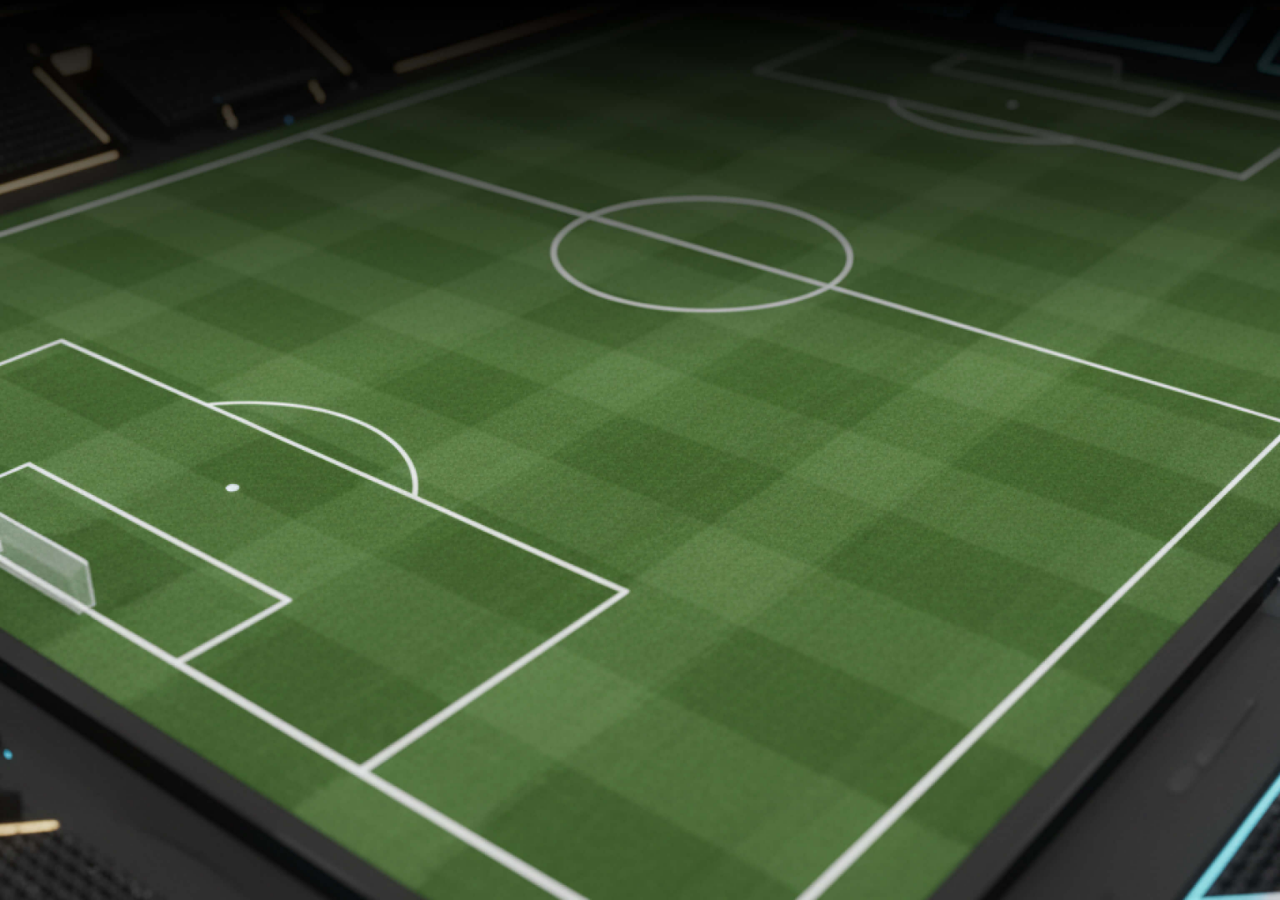
<file: v2/ai_1.html>
<!DOCTYPE html>
<html>
<head>
<meta charset="UTF-8">
<meta name="authoring-tool" content="Adobe_Animate_CC">
<title>index</title>
<script src="https://code.createjs.com/1.0.0/createjs.min.js"></script>


<!-- Три скрипта анимаций -->
<script src="anim1.js?1782140352340"></script>
<script>
// ========== ОБЪЕДИНЁННАЯ ИНИЦИАЛИЗАЦИЯ ==========
var canvas, stage, exportRoot, anim_container, dom_overlay_container, fnStartAnimation;

// Текущая активная анимация
var currentAnimId = null;
var compositions = {};

async function init() {
	canvas = document.getElementById("canvas");
	anim_container = document.getElementById("animation_container");
	dom_overlay_container = document.getElementById("dom_overlay_container");
	
	// Сохраняем все композиции
	compositions = {
		1: AdobeAn.getComposition("C2FF4C35834A4122BCF87252FB971D31"), // Анимация 
	};
	
	// По умолчанию загружаем анимацию 3
	loadAnimation(1);



	
}

async function loadAnimation(animId) {
	if (currentAnimId === animId) return;
	
	console.log('🔄 Загрузка анимации ' + animId);
	
	// Очищаем сцену
	if (stage) {
		stage.removeAllChildren();
		createjs.Ticker.removeAllEventListeners('tick');
	}
	
	var comp = compositions[animId];
	if (!comp) {
		console.error('❌ Композиция для анимации ' + animId + ' не найдена');
		return;
	}
	
	var lib = comp.getLibrary();
	var loader = new createjs.LoadQueue(false);
	loader.addEventListener("fileload", function(evt) { handleFileLoad(evt, comp, animId); });
	loader.addEventListener("complete", function(evt) { handleComplete(evt, comp, animId); });
	loader.loadManifest(lib.properties.manifest);
}

function handleFileLoad(evt, comp, animId) {
	var images = comp.getImages();
	if (evt && (evt.item.type == "image")) {
		images[evt.item.id] = evt.result;
	}
}

function handleComplete(evt, comp, animId) {
	var lib = comp.getLibrary();
	var ss = comp.getSpriteSheet();
	var queue = evt.target;
	var ssMetadata = lib.ssMetadata;
	
	for (var i = 0; i < ssMetadata.length; i++) {
		ss[ssMetadata[i].name] = new createjs.SpriteSheet({
			"images": [queue.getResult(ssMetadata[i].name)],
			"frames": ssMetadata[i].frames
		});
	}
	
	exportRoot = new lib.index();
	stage = new lib.Stage(canvas);
	stage.enableMouseOver();
	
	fnStartAnimation = function() {
		stage.addChild(exportRoot);
		createjs.Ticker.framerate = lib.properties.fps;
		createjs.Ticker.addEventListener("tick", stage);
	};
	
	AdobeAn.makeResponsive(false, 'both', false, 1, [canvas, anim_container, dom_overlay_container]);
	AdobeAn.compositionLoaded(lib.properties.id);
	fnStartAnimation();
	
	currentAnimId = animId;
	
	// Инициализируем менеджер анимаций
	if (window.animationManager) {
		window.animationManager.onAnimationLoaded(animId);
	}
	
	console.log('✅ Анимация ' + animId + ' загружена');

	window.animationManager = new AnimationManager();
	window.animationManager.init();

	window.animationManager.startAnimation(1);

}
</script>

<script>
// ========== КЛАСС УПРАВЛЕНИЯ АНИМАЦИЯМИ ==========

class AnimationManager {
	constructor() {
		// Конфигурации анимаций
		this.animations = {
			1: {
				id: 1,
				name: 'Анимация 1',
				hasTrajectory: false,
				hasPowerScale: false,
				// Анимация 1: кнопки на кадре 31, нет шкалы силы
				frameFlow: {
					introEnd: 7,      // Кадр проверки act1
					buttonsShow: 31,  // Кадр с кнопками выбора
					resultCheck: 33   // Кадр проверки результата
				},
				videos: {
					intro: '1_v1_1',
					results: {
						'1': '1_v2',    // btn1 -> 1_v2
						'2': '1_v3',    // btn2 -> 1_v3
						'3': '1_v4'     // btn3 -> 1_v4
					},
					// Дополнительные видео для разных poz
					resultsExtended: {
						'1_1': '1_v2',
						'1_2': '1_v2_1',
						'2_1': '1_v3',
						'2_2': '1_v3_1',
						'3_1': '1_v4',
						'3_2': '1_v4_1'
					}
				}
			},
			
		};
		
		this.currentAnimationId = null;
		this.currentConfig = null;
		
		this.GAME_STATE = {
			IDLE: 'idle',
			INTRO: 'intro',
			TRAJECTORY: 'trajectory',
			POWER: 'power',
			RESULT: 'result'
		};
		this.gameState = this.GAME_STATE.IDLE;
		
		// Глобальные переменные
		window.act1 = 0;
		window.act2 = 0;
		window.act3 = 0;
		window.act4 = 0;
		window.tr = 1;
		window.poz = 1;
		
		// Для рисования траектории
		this.drawCanvas = null;
		this.drawCtx = null;
		this.isDrawing = false;
		this.drawPoints = [];
		this.drawingEnabled = false;
		this.cx = 0; this.cy = 0; this.H = 0; this.W = 0;
		this.canvasWidth = 0; this.canvasHeight = 0;
		this.zoneBoundaries = { leftThird: 0, rightThird: 0 };
		
		// this.createUI();
		this.bindEvents();
		this.setupGlobalVideoFunctions();
	}

	bindEvents() {
		window.addEventListener('resize', () => {
			this.resizeContainer();
			if (this.drawingEnabled) this.updateDrawGeometry();
		});
	}
	
	// ========== ГЛОБАЛЬНЫЕ ВИДЕО-ФУНКЦИИ ==========
	
	setupGlobalVideoFunctions() {
		var self = this;
		
		// Анимация 1
		window.vShow1_v1_1 = function() { self.playVideoById('1_v1_1'); };
		window.vShow1_v2   = function() { self.playVideoById('1_v2');   };
		window.vShow1_v2_1 = function() { self.playVideoById('1_v2_1'); };
		window.vShow1_v3   = function() { self.playVideoById('1_v3');   };
		window.vShow1_v3_1 = function() { self.playVideoById('1_v3_1'); };
		window.vShow1_v4   = function() { self.playVideoById('1_v4');   };
		window.vShow1_v4_1 = function() { self.playVideoById('1_v4_1'); };
		
		// Анимация 2
		window.vShow2_v1 = function() { self.playVideoById('2_v1'); };
		window.vShow2_v2 = function() { self.playVideoById('2_v2'); };
		window.vShow2_v3 = function() { self.playVideoById('2_v3'); };
		window.vShow2_v4 = function() { self.playVideoById('2_v4'); };
		
		// Анимация 3
		window.vShow3_v1   = function() { self.playVideoById('3_v1');   };
		window.vShow3_v2_1 = function() { self.playVideoById('3_v2_1'); };
		window.vShow3_v2_2 = function() { self.playVideoById('3_v2_2'); };
		window.vShow3_v3_1 = function() { self.playVideoById('3_v3_1'); };
		window.vShow3_v3_2 = function() { self.playVideoById('3_v3_2'); };
		window.vShow3_v3_3 = function() { self.playVideoById('3_v3_3'); };
		window.vShow3_v4_1 = function() { self.playVideoById('3_v4_1'); };
		window.vShow3_v4_2 = function() { self.playVideoById('3_v4_2'); };
		window.vShow3_v4_3 = function() { self.playVideoById('3_v4_3'); };
		
		// Старые имена для обратной совместимости с Adobe Animate
		window.vShow1 = function() {
			self.playVideoById(self.currentConfig ? self.currentConfig.videos.intro : '3_v1');
		};
		window.vShow2 = function() { self.playVideoById(self.getResultVideoId('1')); };
		window.vShow3 = function() { self.playVideoById(self.getResultVideoId('2')); };
		window.vShow4 = function() { self.playVideoById(self.getResultVideoId('3')); };
		window.vShow2_1 = function() { self.playVideoById('3_v2_1'); };
		window.vShow2_2 = function() { self.playVideoById('3_v2_2'); };
		window.vShow3_1 = function() { self.playVideoById('3_v3_1'); };
		window.vShow3_2 = function() { self.playVideoById('3_v3_2'); };
		window.vShow3_3 = function() { self.playVideoById('3_v3_3'); };
		window.vShow4_1 = function() { self.playVideoById('3_v4_1'); };
		window.vShow4_2 = function() { self.playVideoById('3_v4_2'); };
		window.vShow4_3 = function() { self.playVideoById('3_v4_3'); };
	}
	
	getResultVideoId(trajectoryKey) {
		if (!this.currentConfig) return '3_v2_1';
		
		var results = this.currentConfig.videos.results;
		var poz = window.poz || 1;
		var key = trajectoryKey;
		
		// Для анимации 3 используем tr_poz формат
		if (this.currentAnimationId === 3) {
			key = trajectoryKey + '_' + poz;
		}
		
		// Для анимации 1 используем расширенные результаты
		if (this.currentAnimationId === 1 && results[trajectoryKey + '_' + poz]) {
			key = trajectoryKey + '_' + poz;
		}
		
		return results[key] || results[trajectoryKey] || '3_v2_1';
	}
	
	playVideoById(videoId) {
		if (!videoId) return;
		this.hideAllVideos();
		this.showVideo(videoId);
		this.playVideo(videoId);
		console.log('▶ Воспроизведение: ' + videoId);
	}
	
	// ========== ИНИЦИАЛИЗАЦИЯ ==========
	
	init() {
		console.log('🔧 AnimationManager инициализирован');
		this.initDrawCanvas();
		this.resizeContainer();
		this.setupVideoEndHandlers();
		
		var mainCanvas = document.getElementById('canvas');
		if (mainCanvas) {
			mainCanvas.addEventListener('click', (e) => this.handleCanvasClick(e));
		}
		
		console.log('✅ Доступные анимации:');
		for (var id in this.animations) {
			console.log('  ' + id + ': ' + this.animations[id].name + 
				(this.animations[id].hasTrajectory ? ' (с траекторией)' : '') +
				(this.animations[id].hasPowerScale ? ' (со шкалой силы)' : ''));
		}
	}
	
	onAnimationLoaded(animId) {
		console.log('📦 Анимация ' + animId + ' загружена в контейнер');
		if (exportRoot) {
			exportRoot.gotoAndStop(0);
		}
	}
	
	// ========== ЗАПУСК АНИМАЦИИ ==========
	
	startAnimation(animationId) {
		animationId = parseInt(animationId);
		
		if (!this.animations[animationId]) {
			console.error('❌ Анимация с ID ' + animationId + ' не найдена');
			return;
		}
		
		console.log('🚀 Запуск анимации ' + animationId + ': ' + this.animations[animationId].name);
		
		this.resetGame();
		
		this.currentAnimationId = animationId;
		this.currentConfig = this.animations[animationId];
		
		this.highlightActiveButton();
		
		// Загружаем нужную анимацию
		if (typeof loadAnimation === 'function') {
			loadAnimation(animationId);
		}
		
		// Сбрасываем переменные
		window.act1 = 0;
		window.act2 = 0;
		window.act3 = 0;
		window.act4 = 0;
		window.tr = 1;
		window.poz = 1;
		
		this.gameState = this.GAME_STATE.INTRO;
		
		// Даём время на загрузку, затем запускаем
		setTimeout(() => {
			if (exportRoot) {
				exportRoot.play();
			}
			this.showIntroVideo();
		}, 100);
		
		console.log('✅ Анимация ' + animationId + ' запущена');
	}
	
	highlightActiveButton() {
		var buttons = document.querySelectorAll('#animationButtons button');
		buttons.forEach((button) => {
			var buttonAnimId = parseInt(button.dataset.animationId);
			if (buttonAnimId === this.currentAnimationId) {
				button.style.background = '#FDBA01';
				button.style.color = '#000';
			} else {
				button.style.background = 'rgba(0, 0, 0, 0.7)';
				button.style.color = '#FDBA01';
			}
		});
	}
	
	// ========== ОБРАБОТЧИК КЛИКОВ ==========
	
	handleCanvasClick(e) {
		console.log('🖱 Клик по canvas, состояние: ' + this.gameState);
		
		if (this.gameState === this.GAME_STATE.IDLE) {
			this.startAnimation(3);
		} else if (this.gameState === this.GAME_STATE.POWER) {
			this.selectPower();
		} else if (this.gameState === this.GAME_STATE.RESULT) {
			this.resetGame();
		}
	}
	
	// ========== УПРАВЛЕНИЕ ВИДЕО ==========
	
	hideAllVideos() {
		document.querySelectorAll('.video-block').forEach(function(block) {
			block.classList.remove('show');
			block.style.display = 'none';
			var video = block.querySelector('video');
			if (video) {
				video.pause();
				video.currentTime = 0;
			}
		});
	}
	
	showVideo(blockId) {
		var block = document.getElementById(blockId);
		if (!block) return;
		block.style.display = 'block';
		block.classList.add('show');
	}
	
	playVideo(blockId) {
		var block = document.getElementById(blockId);
		if (!block) return;
		var video = block.querySelector('video');
		if (!video) return;
		video.currentTime = 0;
		video.play().catch(function(e) {
			console.log('Ошибка воспроизведения ' + blockId + ':', e);
		});
	}
	
	showIntroVideo() {
		this.hideAllVideos();
		if (this.currentConfig && this.currentConfig.videos.intro) {
			this.playVideoById(this.currentConfig.videos.intro);
		}
	}
	
	// ========== ИГРОВАЯ ЛОГИКА ==========
	
	selectPower() {
		if (this.gameState !== this.GAME_STATE.POWER) return;
		
		console.log('⚡ Фиксация силы: ' + window.poz);
		
		if (exportRoot && exportRoot.instance_1) {
			exportRoot.instance_1.stop();
		}
		
		this.gameState = this.GAME_STATE.RESULT;
		
		var videoId = this.getResultVideoId(String(window.tr || 1));
		this.playVideoById(videoId);
		
		if (exportRoot) exportRoot.play();
	}


	dispatchMechanicEnd(success) {
		// Создаем кастомное событие с данными
		const event = new CustomEvent('mechanicEnd', {
			detail: {
				success: success,
				timestamp: Date.now()
			}
		});
		
		// Отправляем событие в родительское окно
		if (window.parent && window.parent !== window) {
			window.parent.document.dispatchEvent(event);
			console.log('📤 Событие mechanicEnd отправлено в родительское окно. success:', success);
		} else {
			console.warn('⚠ Родительское окно не найдено');
		}
	}
	
	resetGame() {
		console.log('🔄 Сброс игры');
		this.disableDrawing();
		this.hideAllVideos();
		
		if (exportRoot) exportRoot.gotoAndStop(0);
		
		window.act1 = 0;
		window.act2 = 0;
		window.act3 = 0;
		window.act4 = 0;
		window.tr = 1;
		window.poz = 1;
		this.gameState = this.GAME_STATE.IDLE;
		this.currentAnimationId = null;
		this.currentConfig = null;
		
		var buttons = document.querySelectorAll('#animationButtons button');
		buttons.forEach(function(button) {
			button.style.background = 'rgba(0, 0, 0, 0.7)';
			button.style.color = '#FDBA01';
		});
		
		console.log('✅ Игра сброшена');
	}
	
	// ========== РИСОВАНИЕ ТРАЕКТОРИИ ==========
	
	initDrawCanvas() {
		this.drawCanvas = document.createElement('canvas');
		this.drawCanvas.style.cssText = `
			position: absolute; top: 0; left: 0;
			width: 100%; height: 100%;
			z-index: 1000; pointer-events: auto; display: none;
		`;
		this.drawCanvas.id = 'drawCanvas';
		
		var container = document.getElementById('animation_container');
		if (container) container.appendChild(this.drawCanvas);
		
		this.drawCtx = this.drawCanvas.getContext('2d');
		
		this.drawCanvas.addEventListener('mousedown', (e) => this.handleDrawMouseDown(e));
		this.drawCanvas.addEventListener('touchstart', (e) => this.handleDrawTouchStart(e), { passive: false });
		window.addEventListener('mousemove', (e) => this.handleDrawMouseMove(e));
		window.addEventListener('touchmove', (e) => this.handleDrawTouchMove(e), { passive: false });
		window.addEventListener('mouseup', (e) => this.handleDrawMouseUp(e));
		window.addEventListener('touchend', (e) => this.handleDrawTouchEnd(e));
	}
	
	updateDrawGeometry() {
		if (!this.drawCanvas) return;
		var container = document.getElementById('animation_container');
		if (!container) return;
		
		this.canvasWidth = container.offsetWidth;
		this.canvasHeight = container.offsetHeight;
		this.drawCanvas.width = this.canvasWidth;
		this.drawCanvas.height = this.canvasHeight;
		
		this.cx = this.canvasWidth / 2;
		this.cy = this.canvasHeight * 0.55;
		
		if (this.currentConfig && this.currentConfig.triangle) {
			var tri = this.currentConfig.triangle;
			var BASE_RATIO = 2 * Math.tan(tri.apexAngle / 2);
			this.H = Math.min(this.canvasWidth, this.canvasHeight) * tri.heightRatio;
			this.W = this.H * BASE_RATIO;
			this.zoneBoundaries.leftThird = -this.W/2 + this.W * tri.zoneProportions.left;
			this.zoneBoundaries.rightThird = this.zoneBoundaries.leftThird + this.W * tri.zoneProportions.center;
		}
		this.redrawTriangle();
	}
	
	worldToLocal(wx, wy) {
		var rotation = (this.currentConfig && this.currentConfig.triangle) ? this.currentConfig.triangle.rotation : Math.PI / 6;
		var dx = wx - this.cx;
		var dy = wy - this.cy;
		var cos = Math.cos(-rotation);
		var sin = Math.sin(-rotation);
		return { x: dx * cos - dy * sin, y: dx * sin + dy * cos };
	}
	
	isInsideTriangle(localX, localY) {
		if (localY < -this.H/2 || localY > this.H/2) return false;
		var t = (localY + this.H/2) / this.H;
		var halfWidth = (this.W / 2) * (1 - t);
		return Math.abs(localX) <= halfWidth;
	}
	
	getZone(localX, localY) {
		if (localX <= this.zoneBoundaries.leftThird) return 'Лево';
		if (localX <= this.zoneBoundaries.rightThird) return 'Центр';
		return 'Право';
	}
	
	zoneToNumber(zone) {
		if (zone === 'Лево') return 1;
		if (zone === 'Центр') return 2;
		if (zone === 'Право') return 3;
		return 1;
	}
	
	redrawTriangle() {
		if (!this.drawCtx) return;
		this.drawCtx.clearRect(0, 0, this.canvasWidth, this.canvasHeight);
		this.drawTrajectoryPath();
	}
	
	drawTrajectoryPath() {
		if (!this.drawCtx || this.drawPoints.length < 2) return;
		
		this.drawCtx.save();
		this.drawCtx.beginPath();
		this.drawCtx.moveTo(this.drawPoints[0].x, this.drawPoints[0].y);
		for (var i = 1; i < this.drawPoints.length; i++) {
			this.drawCtx.lineTo(this.drawPoints[i].x, this.drawPoints[i].y);
		}
		this.drawCtx.strokeStyle = '#FDBA01';
		this.drawCtx.lineWidth = Math.max(3, this.W * 0.015);
		this.drawCtx.lineCap = 'round';
		this.drawCtx.lineJoin = 'round';
		this.drawCtx.shadowColor = '#FDBA01';
		this.drawCtx.shadowBlur = 10;
		this.drawCtx.stroke();
		
		if (this.drawPoints.length > 0) {
			var lastPoint = this.drawPoints[this.drawPoints.length - 1];
			this.drawCtx.beginPath();
			this.drawCtx.arc(lastPoint.x, lastPoint.y, Math.max(6, this.W * 0.025), 0, Math.PI * 2);
			this.drawCtx.fillStyle = '#FFFFFF';
			this.drawCtx.fill();
			this.drawCtx.strokeStyle = '#FDBA01';
			this.drawCtx.lineWidth = 3;
			this.drawCtx.stroke();
		}
		this.drawCtx.restore();
	}
	
	enableDrawing() {
		if (!this.drawCanvas) this.initDrawCanvas();
		this.drawingEnabled = true;
		this.drawCanvas.style.display = 'block';
		this.drawPoints = [];
		this.updateDrawGeometry();
	}
	
	disableDrawing() {
		this.drawingEnabled = false;
		this.isDrawing = false;
		this.drawPoints = [];
		if (this.drawCanvas) {
			this.drawCanvas.style.display = 'none';
			if (this.drawCtx) this.drawCtx.clearRect(0, 0, this.canvasWidth, this.canvasHeight);
		}
	}
	
	// Обработчики мыши/touch
	handleDrawMouseDown(e) {
		if (!this.drawingEnabled || this.gameState !== this.GAME_STATE.TRAJECTORY) return;
		if (e.button !== 0) return;
		e.preventDefault(); e.stopPropagation();
		this.startDrawing(e.clientX, e.clientY);
	}
	handleDrawMouseMove(e) {
		if (!this.isDrawing || !this.drawingEnabled) return;
		e.preventDefault();
		this.continueDrawing(e.clientX, e.clientY);
	}
	handleDrawMouseUp(e) {
		if (!this.isDrawing || !this.drawingEnabled) return;
		e.preventDefault();
		this.endDrawing();
	}
	handleDrawTouchStart(e) {
		if (!this.drawingEnabled || this.gameState !== this.GAME_STATE.TRAJECTORY) return;
		e.preventDefault(); e.stopPropagation();
		this.startDrawing(e.touches[0].clientX, e.touches[0].clientY);
	}
	handleDrawTouchMove(e) {
		if (!this.isDrawing || !this.drawingEnabled) return;
		e.preventDefault();
		this.continueDrawing(e.touches[0].clientX, e.touches[0].clientY);
	}
	handleDrawTouchEnd(e) {
		if (!this.isDrawing || !this.drawingEnabled) return;
		e.preventDefault();
		this.endDrawing();
	}
	
	startDrawing(clientX, clientY) {
		var rect = this.drawCanvas.getBoundingClientRect();
		var mx = clientX - rect.left;
		var my = clientY - rect.top;
		var local = this.worldToLocal(mx, my);
		if (this.isInsideTriangle(local.x, local.y)) {
			this.isDrawing = true;
			this.drawPoints = [{ x: mx, y: my }];
			this.redrawTriangle();
		}
	}
	continueDrawing(clientX, clientY) {
		var rect = this.drawCanvas.getBoundingClientRect();
		var mx = clientX - rect.left;
		var my = clientY - rect.top;
		var local = this.worldToLocal(mx, my);
		if (this.isInsideTriangle(local.x, local.y)) {
			this.drawPoints.push({ x: mx, y: my });
			this.redrawTriangle();
		}
	}
	endDrawing() {
		this.isDrawing = false;
		if (this.drawPoints.length > 1 && this.gameState === this.GAME_STATE.TRAJECTORY) {
			var lastPoint = this.drawPoints[this.drawPoints.length - 1];
			var local = this.worldToLocal(lastPoint.x, lastPoint.y);
			var zone = this.getZone(local.x, local.y);
			var trajectoryNumber = this.zoneToNumber(zone);
			console.log('🎯 Траектория: ' + zone + ' (' + trajectoryNumber + ')');
			window.tr = trajectoryNumber;
			this.gameState = this.GAME_STATE.POWER;
			this.disableDrawing();
			if (exportRoot) exportRoot.play();
		}
	}
	
	// ========== ОБРАБОТЧИКИ ВИДЕО ==========
	
	setupVideoEndHandlers() {
		var allVideoIds = [];
		for (var animId in this.animations) {
			var config = this.animations[animId];
			if (config.videos.intro) allVideoIds.push(config.videos.intro);
			for (var key in config.videos.results) {
				allVideoIds.push(config.videos.results[key]);
			}
			if (config.videos.resultsExtended) {
				for (var key in config.videos.resultsExtended) {
					allVideoIds.push(config.videos.resultsExtended[key]);
				}
			}
		}
		allVideoIds = allVideoIds.filter((v, i, a) => a.indexOf(v) === i);
		
		allVideoIds.forEach((videoId) => {
			var block = document.getElementById(videoId);
			if (!block) return;
			var video = block.querySelector('video');
			if (!video) return;
			video.addEventListener('ended', () => {
				video.pause();
				console.log('🏁 Видео закончилось: ' + videoId);
				// Устанавливаем act флаги для анимации 1
				if (videoId === '1_v1_1') window.act1 = 1;
				if ( videoId === '1_v2_1') window.act2 = 1;
				if ( videoId === '1_v3_1') window.act3 = 1;
				if ( videoId === '1_v4_1') window.act4 = 1;

				if(videoId == '1_v4') {
					setTimeout(() => {
						this.dispatchMechanicEnd(true);
					}, 100)
				} else if(videoId !== '1_v1_1') {
					setTimeout(() => {
						this.dispatchMechanicEnd(false);
					}, 100)
				}
			});
		});
	}
	
	// ========== АДАПТИВНОСТЬ ==========
	
	resizeContainer() {
		var container = document.getElementById('animation_container');
		if (!container) return;
		var windowWidth = window.innerWidth;
		var windowHeight = window.innerHeight;
		var aspectRatio = 850 / 480;
		var newWidth, newHeight;
		if (windowWidth / windowHeight > aspectRatio) {
			newHeight = windowHeight;
			newWidth = newHeight * aspectRatio;
		} else {
			newWidth = windowWidth;
			newHeight = newWidth / aspectRatio;
		}
		container.style.width = newWidth + 'px';
		container.style.height = newHeight + 'px';
		if (this.drawCanvas && this.drawingEnabled) this.updateDrawGeometry();
	}
}

// ========== СОЗДАНИЕ ЭКЗЕМПЛЯРА ==========
window.addEventListener('load', () => {
	init();
});

</script>

<style>
	* { margin: 0; padding: 0; box-sizing: border-box; }
	html, body { width: 100%; height: 100dvh; overflow: hidden; background: #FDBA01; background-image: url(../imgs/back1.jpg);   background-size: cover; background-position: center;}
	body { display: flex; align-items: center; justify-content: center; }
	/* Прелоадер */
	#preloader {
		position: fixed;
		top: 0;
		left: 0;
		width: 100%;
		height: 100%;
		background: #000;
		display: flex;
		flex-direction: column;
		align-items: center;
		justify-content: center;
		z-index: 99999;
		transition: opacity 0.5s ease;
	}
	#preloader.hidden {
		opacity: 0;
		pointer-events: none;
	}
	.preloader-text {
		color: #FDBA01;
		font-family: Arial, sans-serif;
		font-size: 24px;
		margin-bottom: 20px;
	}
	.preloader-bar {
		width: 300px;
		height: 4px;
		background: rgba(253, 186, 1, 0.2);
		border-radius: 2px;
		overflow: hidden;
	}
	.preloader-progress {
		width: 0%;
		height: 100%;
		background: #FDBA01;
		border-radius: 2px;
		transition: width 0.3s ease;
	}
	.preloader-percent {
		color: #FDBA01;
		font-family: Arial, sans-serif;
		font-size: 16px;
		margin-top: 10px;
	}

	#animation_container { position: relative; background-color: rgba(0, 0, 0, 0.00); overflow: hidden; }
	#canvas { position: absolute; top: 0; left: 0; width: 100% !important; height: 100% !important; background-color: transparent !important; cursor: pointer; }
	#dom_overlay_container { position: absolute; top: 0; left: 0; width: 100%; height: 100%; pointer-events: none; overflow: hidden; }
	.video-block { position: absolute; top: 0; left: 0; width: 100%; height: 100%; overflow: hidden; opacity: 0; transition: opacity 0.3s ease; pointer-events: none; display: none; }
	.video-block.show { opacity: 1; display: block; }
	.video-block video { width: 100%; height: 100%; object-fit: cover; object-position: center; }
	#drawCanvas { position: absolute; top: 0; left: 0; width: 100%; height: 100%; cursor: crosshair; z-index: 1000; }
</style>


</head>
<body style="margin:0px;">
	
	<div id="animation_container" style="background-color:rgba(0, 0, 0, 0.00); width:850px; height:480px">
        
		<!-- Видео для Анимации 1 -->
		<div id="1_v1_1" class="video-block"><video muted playsinline><source src="1_v1_1.mp4" type="video/mp4" /></video></div>
		
		<div id="1_v2" class="video-block"><video muted playsinline><source src="1_v2.mp4" type="video/mp4" /></video></div>
		
		<div id="1_v3" class="video-block"><video muted playsinline><source src="1_v3.mp4" type="video/mp4" /></video></div>
		
		<div id="1_v4" class="video-block"><video muted playsinline><source src="1_v4.mp4" type="video/mp4" /></video></div>


		<canvas id="canvas" width="850" height="480" style="position: absolute; display: block; background-color:rgba(0, 0, 0, 0.00);"></canvas>
		<div id="dom_overlay_container" style="pointer-events:none; overflow:hidden; width:850px; height:480px; position: absolute; left: 0px; top: 0px; display: block;"></div>
	</div>
</body>
</html>
</file>
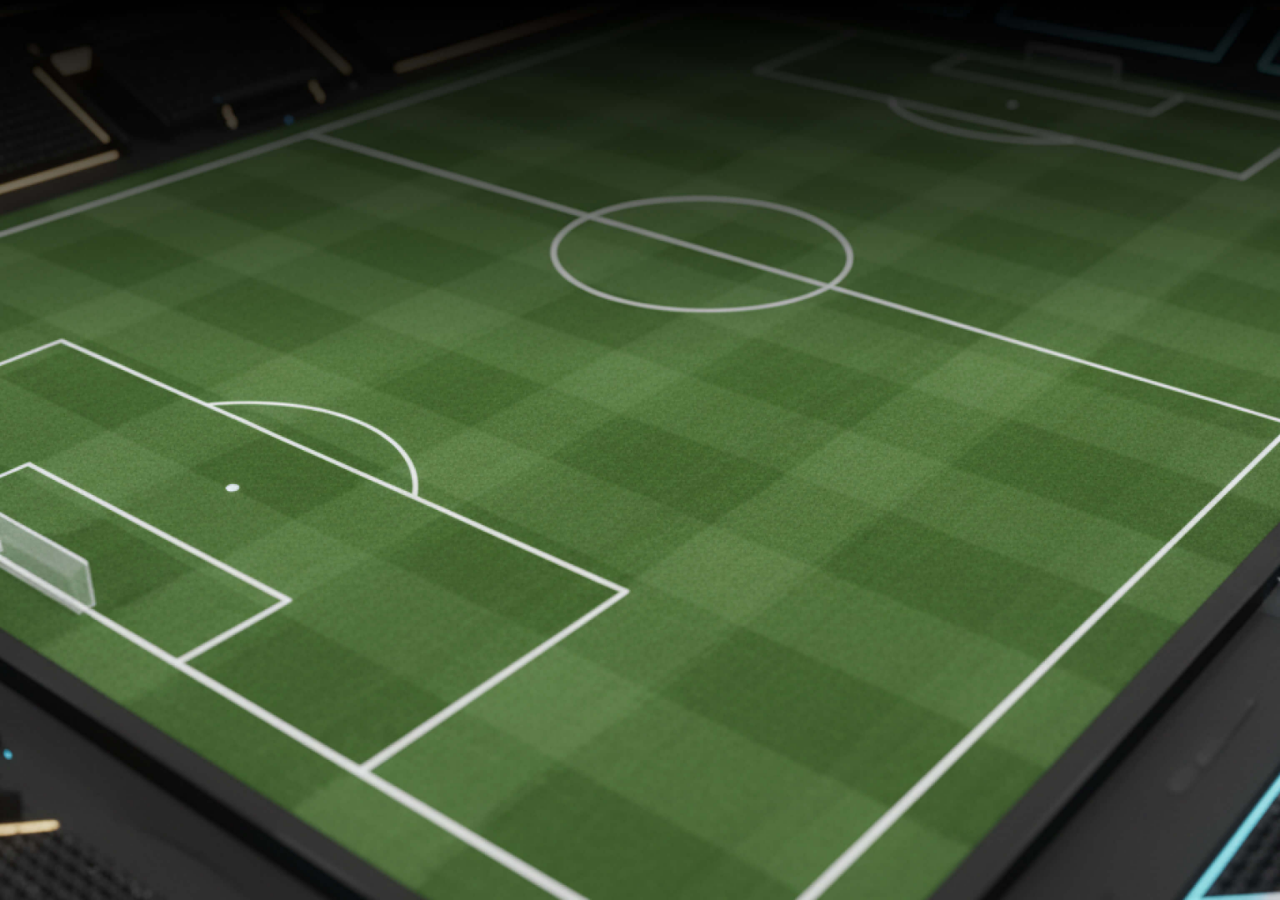
<file: v2/ai_2.html>
<!DOCTYPE html>
<html>
<head>
<meta charset="UTF-8">
<meta name="authoring-tool" content="Adobe_Animate_CC">
<title>Анимация 2 - Автозапуск</title>
<script src="https://code.createjs.com/1.0.0/createjs.min.js"></script>

<script src="anim2.js?1782140615755"></script>

<script>
var canvas, stage, exportRoot, anim_container, dom_overlay_container, fnStartAnimation;

// Глобальные переменные для anim2.js
window.act2 = 0;
window.poz = 1;

// Флаг для отслеживания этапов анимации
var animationPhase = 'idle'; // idle | intro | powerSelect | result
var autoPlayTimer = null;

function resizeContainer() {
		var container = document.getElementById('animation_container');
		if (!container) return;
		var windowWidth = window.innerWidth;
		var windowHeight = window.innerHeight;
		var aspectRatio = 850 / 480;
		var newWidth, newHeight;
		if (windowWidth / windowHeight > aspectRatio) {
			newHeight = windowHeight;
			newWidth = newHeight * aspectRatio;
		} else {
			newWidth = windowWidth;
			newHeight = newWidth / aspectRatio;
		}
		container.style.width = newWidth + 'px';
		container.style.height = newHeight + 'px';

		console.log('RESIZE')
	}


		window.addEventListener('resize', () => {
			resizeContainer();
		});

function init() {
	canvas = document.getElementById("canvas");
	anim_container = document.getElementById("animation_container");
	dom_overlay_container = document.getElementById("dom_overlay_container");
	
	var comp = AdobeAn.getComposition("C2FF4C35834A4122BCF87252FB971D32");
	var lib = comp.getLibrary();
	var ss = comp.getSpriteSheet();
	
	var loader = new createjs.LoadQueue(false);
	loader.addEventListener("fileload", function(evt) {
		var images = comp.getImages();
		if (evt && (evt.item.type == "image")) {
			images[evt.item.id] = evt.result;
		}
	});
	loader.addEventListener("complete", function(evt) {
		var queue = evt.target;
		var ssMetadata = lib.ssMetadata;
		

		for (var i = 0; i < ssMetadata.length; i++) {
			ss[ssMetadata[i].name] = new createjs.SpriteSheet({
				"images": [queue.getResult(ssMetadata[i].name)],
				"frames": ssMetadata[i].frames
			});
		}
		
		exportRoot = new lib.index();
		stage = new lib.Stage(canvas);
		stage.enableMouseOver();
		
		fnStartAnimation = function() {
			stage.addChild(exportRoot);
			createjs.Ticker.framerate = lib.properties.fps;
			createjs.Ticker.addEventListener("tick", stage);
		};
		
		// Настройка видео-функций
		setupVideoFunctions();
		
		// Настройка обработчиков окончания видео
		setupVideoEndHandlers();
		
		AdobeAn.makeResponsive(false, 'both', false, 1, [canvas, anim_container, dom_overlay_container]);

		resizeContainer();
		AdobeAn.compositionLoaded(lib.properties.id);
		fnStartAnimation();
		
		// Запускаем автоматическое проигрывание
		console.log('🚀 Запуск анимации 2 в автоматическом режиме');
		startAutoPlay();

	});
	loader.loadManifest(lib.properties.manifest);
}

function setupVideoFunctions() {
	// Функции, вызываемые из anim2.js
	window.vShow1 = function() { 
		console.log('📹 vShow1: показываем 2_v1 (intro)');
		animationPhase = 'intro';
		playVideoById('2_v1'); 
	};
	window.vShow2 = function() { 
		console.log('📹 vShow2: показываем 2_v2 (результат для poz=1)');
		animationPhase = 'result';
		playVideoById('2_v2'); 
	};
	window.vShow3 = function() { 
		console.log('📹 vShow3: показываем 2_v3 (результат для poz=2)');
		animationPhase = 'result';
		playVideoById('2_v3'); 
	};
	window.vShow4 = function() { 
		console.log('📹 vShow4: показываем 2_v4 (результат для poz=3)');
		animationPhase = 'result';
		playVideoById('2_v4'); 
	};
}

function playVideoById(videoId) {
	if (!videoId) return;
	
	// Скрываем все видео
	document.querySelectorAll('.video-block').forEach(function(block) {
		block.classList.remove('show');
		block.style.display = 'none';
		var video = block.querySelector('video');
		if (video) {
			video.pause();
			video.currentTime = 0;
		}
	});
	
	// Показываем и запускаем нужное видео
	var block = document.getElementById(videoId);
	if (!block) {
		console.error('❌ Видео-блок не найден: ' + videoId);
		return;
	}
	block.style.display = 'block';
	block.classList.add('show');
	
	var video = block.querySelector('video');
	if (!video) return;
	video.currentTime = 0;
	video.play().catch(function(e) {
		console.log('Ошибка воспроизведения ' + videoId + ':', e);
	});
	
	console.log('▶ Воспроизведение: ' + videoId);
}

function startAutoPlay() {
	console.log('🎬 Начало автоматического проигрывания');
	
	// Шаг 1: Запускаем анимацию
	exportRoot.play();
	
	// Шаг 2: Сразу вызываем go1(), чтобы показать intro видео
	// Небольшая задержка, чтобы анимация успела инициализироваться
	setTimeout(function() {
		console.log('📞 Вызов go1() для показа intro');
		// Вызываем go1 в контексте exportRoot
		if (exportRoot.frame_0) {
			// Если есть прямой доступ к функции кадра
			exportRoot.play();
			window.vShow1();
		}
	}, 500);
}

function setupVideoEndHandlers() {
	// Обработчик для intro видео (2_v1)
	var introBlock = document.getElementById('2_v1');
	if (introBlock) {
		var introVideo = introBlock.querySelector('video');
		if (introVideo) {
			introVideo.addEventListener('ended', function() {
				introVideo.pause();
				console.log('🏁 Видео 2_v1 закончилось (intro завершено)');
				
				// Устанавливаем act2 = 1, чтобы анимация перешла к кадру 9
				window.act2 = 1;
				animationPhase = 'powerSelect';
				console.log('✅ act2 установлен в 1, переходим к выбору силы');
				
				// Анимация автоматически перейдет к кадру 9,
				// где покажется шкала силы (Symbol70)
				// Symbol70 меняет window.poz в цикле: 1 -> 2 -> 3 -> 2 -> 1
				
				// Даем время пользователю "выбрать" силу (автоматически через 3 секунды)
				console.log('⏳ Ожидание 3 секунды для "выбора" силы...');
				clearTimeout(autoPlayTimer);
				// autoPlayTimer = setTimeout(function() {
				document.addEventListener('click', () => {
					executePowerSelection();
				})
				// }, 3000);
			});
		}
	}
	
	// Обработчики для видео результатов
	var resultVideoIds = ['2_v2', '2_v3', '2_v4'];
	resultVideoIds.forEach(function(videoId) {
		var block = document.getElementById(videoId);
		if (!block) return;
		var video = block.querySelector('video');
		if (!video) return;
		
		video.addEventListener('ended', function() {
			video.pause();
			console.log('🏁 Видео ' + videoId + ' закончилось (результат показан)');
			

				if(videoId == '2_v4') {
					setTimeout(() => {
						dispatchMechanicEnd(true);
					}, 100)
				} else if(videoId !== '2_v4' && videoId !== '2_v1') {
					setTimeout(() => {
						dispatchMechanicEnd(false);
					}, 100)
				}

			// // Перезапускаем анимацию через 2 секунды
			// clearTimeout(autoPlayTimer);
			// autoPlayTimer = setTimeout(function() {
			// 	console.log('🔄 Автоматический перезапуск анимации 2');
			// 	window.act2 = 0;
			// 	window.poz = 1;
			// 	animationPhase = 'idle';
			// 	if (exportRoot) {
			// 		exportRoot.gotoAndStop(0);
			// 		startAutoPlay();
			// 	}
			// }, 2000);
		});
	});
}

function executePowerSelection() {
	console.log('🎯 Выполнение выбора силы с poz=' + window.poz);
	
	// Вызываем go2 в контексте exportRoot
	if (window.poz === 1) {
		window.vShow2();
	} else if (window.poz === 2) {
		window.vShow3();
	} else if (window.poz === 3) {
		window.vShow4();
	}
	
	// Продолжаем анимацию
	if (exportRoot) {
		exportRoot.play();
	}
}


	function dispatchMechanicEnd(success) {
		// Создаем кастомное событие с данными
		const event = new CustomEvent('mechanicEnd', {
			detail: {
				success: success,
				timestamp: Date.now()
			}
		});
		
		// Отправляем событие в родительское окно
		if (window.parent && window.parent !== window) {
			window.parent.document.dispatchEvent(event);
			console.log('📤 Событие mechanicEnd отправлено в родительское окно. success:', success);
		} else {
			console.warn('⚠ Родительское окно не найдено');
		}
	}
	
</script>

<style>
	* { margin: 0; padding: 0; box-sizing: border-box; }
	
	html, body { width: 100%; height: 100dvh; overflow: hidden; background: #FDBA01; background-image: url(../imgs/back1.jpg);   background-size: cover; background-position: center;}
	body { display: flex; align-items: center; justify-content: center; }
	#animation_container { position: relative; background-color: rgba(0, 0, 0, 0.00); overflow: hidden; }
	#canvas { position: absolute; top: 0; left: 0; width: 100% !important; height: 100% !important; background-color: transparent !important; cursor: pointer; }
	#dom_overlay_container { position: absolute; top: 0; left: 0; width: 100%; height: 100%; pointer-events: none; overflow: hidden; }
	.video-block { position: absolute; top: 0; left: 0; width: 100%; height: 100%; overflow: hidden; opacity: 0; transition: opacity 0.3s ease; pointer-events: none; display: none; }
	.video-block.show { opacity: 1; display: block; }
	.video-block video { width: 100%; height: 100%; object-fit: cover; object-position: center; }
	
	/* Индикатор состояния (для отладки) */
	#debugInfo {
		position: fixed;
		top: 10px;
		left: 10px;
		background: rgba(0, 0, 0, 0.8);
		color: #FDBA01;
		padding: 10px;
		border-radius: 5px;
		font-family: monospace;
		font-size: 14px;
		z-index: 10000;
		display: none;
	}
</style>
</head>
<body onload="init();" style="margin:0px;">
	<div id="animation_container" style="background-color:rgba(0, 0, 0, 0.00); width:850px; height:480px">
        
		<!-- Видео для Анимации 2 -->
		<div id="2_v1" class="video-block"><video muted playsinline><source src="2_v1.mp4" type="video/mp4" /></video></div>
		<div id="2_v2" class="video-block"><video muted playsinline><source src="2_v2.mp4" type="video/mp4" /></video></div>
		<div id="2_v3" class="video-block"><video muted playsinline><source src="2_v3.mp4" type="video/mp4" /></video></div>
		<div id="2_v4" class="video-block"><video muted playsinline><source src="2_v4.mp4" type="video/mp4" /></video></div>

		<canvas id="canvas" width="850" height="480" style="position: absolute; display: block; background-color:rgba(0, 0, 0, 0.00);"></canvas>
		<div id="dom_overlay_container" style="pointer-events:none; overflow:hidden; width:850px; height:480px; position: absolute; left: 0px; top: 0px; display: block;"></div>
	</div>
	
	<!-- Отладочная информация -->
	<div id="debugInfo">
		Фаза: <span id="phaseInfo">idle</span><br>
		poz: <span id="pozInfo">1</span><br>
		act2: <span id="act2Info">0</span>
	</div>
</body>
</html>
</file>
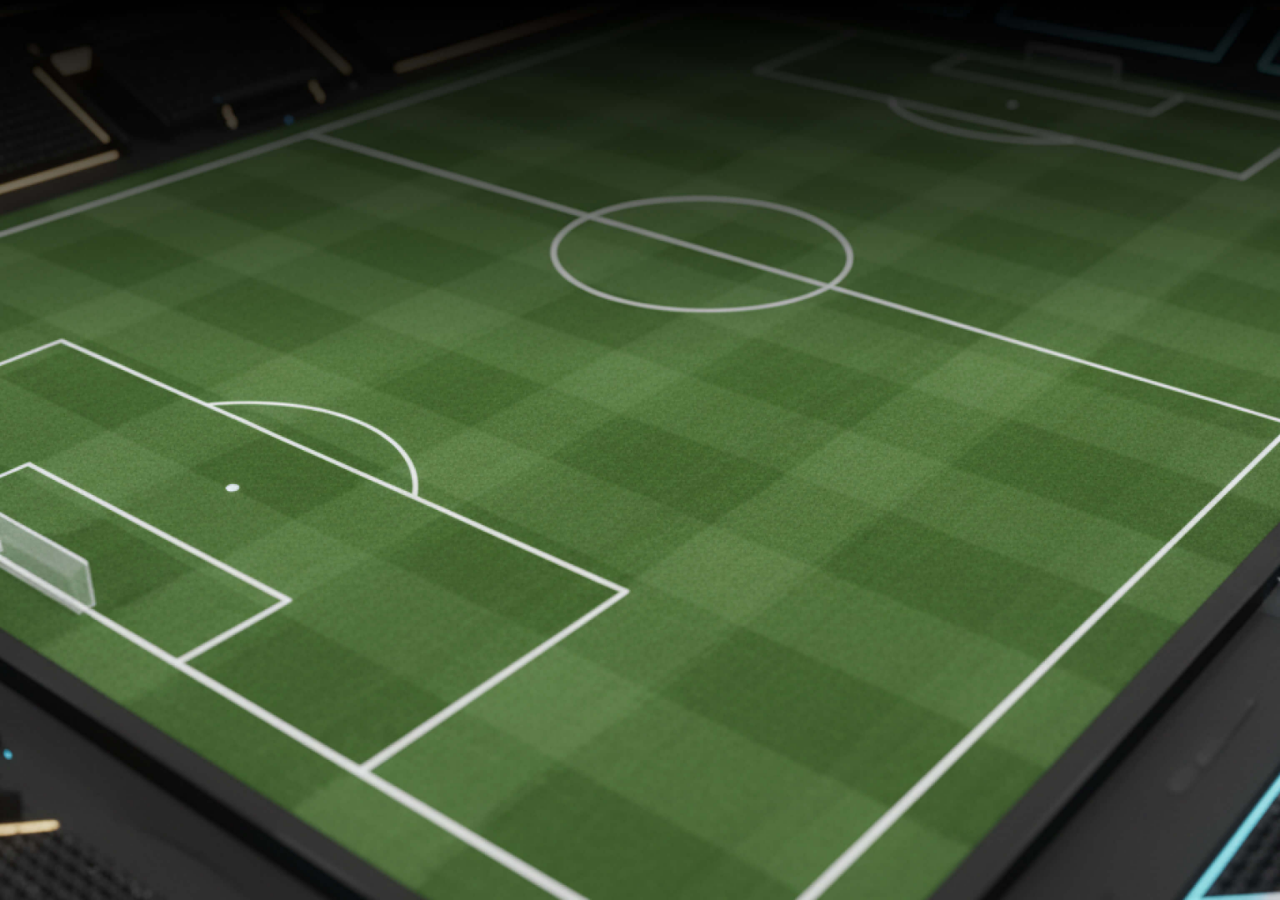
<file: v2/game.html>
<!DOCTYPE html>
<html lang="en">
<head>
    <meta charset="UTF-8">
    <meta name="viewport" content="width=device-width, initial-scale=1.0">
    <title>Document</title>
    
    <style>
        iframe {
            position: fixed;
            height: 100dvh;
            width: 100dvw;
            margin: auto;
            border: none;
            top: 0;
            right: 0;
            bottom: 0;
            left: 0;
            pointer-events: none;
            opacity: 0;
            transition: opacity .5s ease;
        }

        iframe.active {
            opacity: 1;
            pointer-events: all;
        }
    </style>
</head>
<body>
    



    <iframe id="mechanic_1" data-src="./ai_1.html" frameborder="0"></iframe>
    <iframe id="mechanic_2" data-src="./ai_2.html" frameborder="0"></iframe>
    <iframe id="mechanic_3" data-src="./ai.html" frameborder="0"></iframe>



    <script>

        function startGame(mechanic_id) {
                
            const mechanicFrame = document.getElementById(mechanic_id);
            mechanicFrame.src = mechanicFrame.getAttribute('data-src');
            mechanicFrame.classList.add('active');
        }
        window.addEventListener('load', e => {
            startGame('mechanic_1');
            
        })
    </script>
    
</body>
</html>
</file>
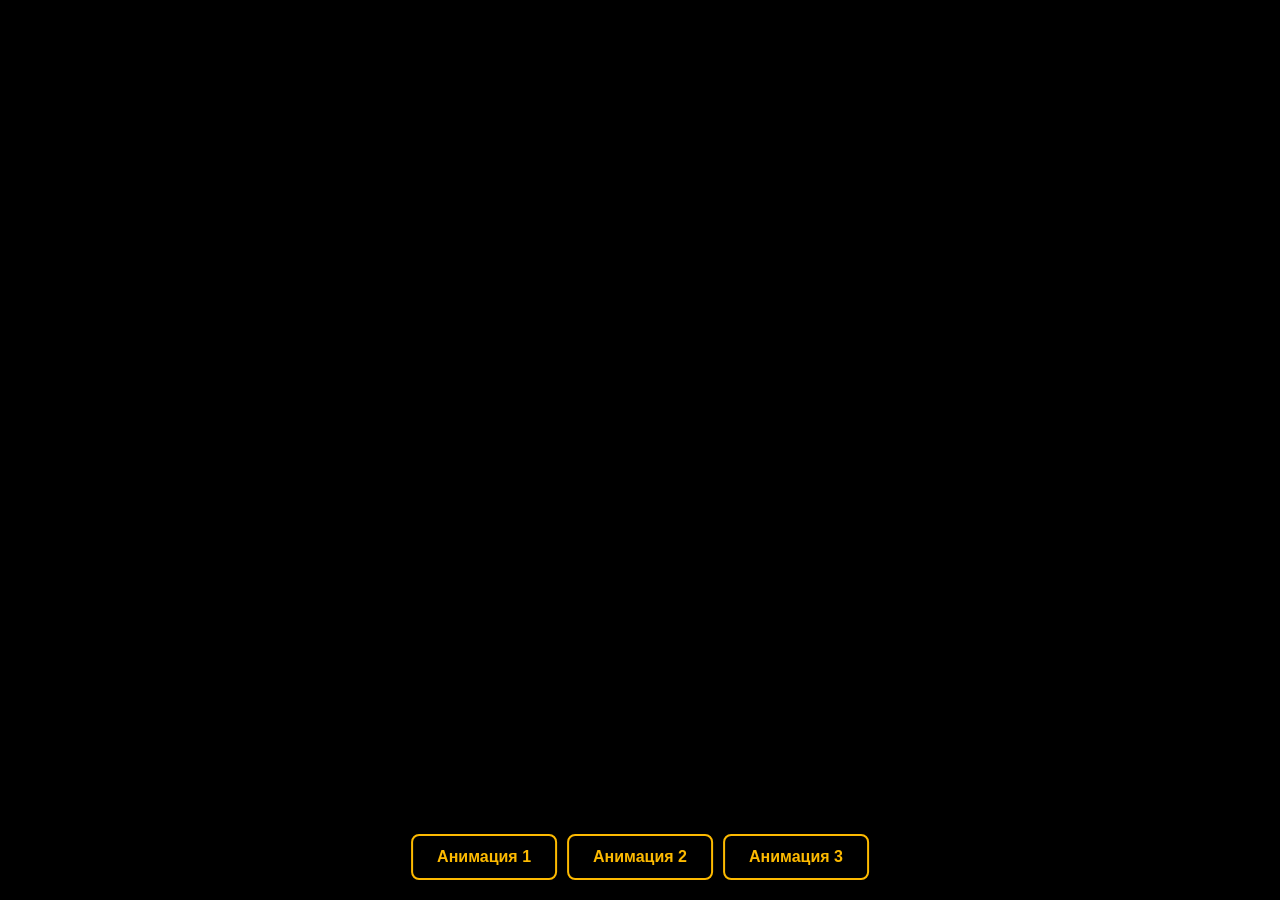
<file: v2/sss.html>
<!DOCTYPE html>
<html>
<head>
<meta charset="UTF-8">
<meta name="authoring-tool" content="Adobe_Animate_CC">
<title>index</title>
<script src="https://code.createjs.com/1.0.0/createjs.min.js"></script>

<script src="anim1.js?1782140352340"></script>
<script src="anim2.js?1782140615753"></script>
<script src="anim3.js?1782138388071"></script>

<script>
var canvas, stage, exportRoot, anim_container, dom_overlay_container, fnStartAnimation;
var currentAnimId = null;
var compositions = {};
var animationInstances = {};

function init() {
	canvas = document.getElementById("canvas");
	anim_container = document.getElementById("animation_container");
	dom_overlay_container = document.getElementById("dom_overlay_container");
	
	compositions = {
		1: AdobeAn.getComposition("C2FF4C35834A4122BCF87252FB971D31"),
		2: AdobeAn.getComposition("C2FF4C35834A4122BCF87252FB971D32"),
		3: AdobeAn.getComposition("C2FF4C35834A4122BCF87252FB971D33")
	};
	
	loadAllAnimations();
}

function loadAllAnimations() {
	var loadedCount = 0;
	var totalAnimations = Object.keys(compositions).length;
	
	for (var animId in compositions) {
		loadAnimation(parseInt(animId), function() {
			loadedCount++;
			if (loadedCount === totalAnimations) {
				console.log('✅ Все анимации загружены');
				if (window.animationManager) {
					window.animationManager.onAllAnimationsLoaded();
				}
				switchToAnimation(3);
			}
		});
	}
}

function loadAnimation(animId, callback) {
	var comp = compositions[animId];
	if (!comp) {
		console.error('❌ Композиция для анимации ' + animId + ' не найдена');
		return;
	}
	
	var lib = comp.getLibrary();
	var loader = new createjs.LoadQueue(false);
	loader.addEventListener("complete", function(evt) {
		handleComplete(evt, comp, animId);
		if (callback) callback();
	});
	loader.loadManifest(lib.properties.manifest);
}

function handleComplete(evt, comp, animId) {
	var lib = comp.getLibrary();
	var ss = comp.getSpriteSheet();
	var queue = evt.target;
	var ssMetadata = lib.ssMetadata;
	
	for (var i = 0; i < ssMetadata.length; i++) {
		ss[ssMetadata[i].name] = new createjs.SpriteSheet({
			"images": [queue.getResult(ssMetadata[i].name)],
			"frames": ssMetadata[i].frames
		});
	}
	
	var root = new lib.index();
	animationInstances[animId] = {
		root: root,
		lib: lib,
		ss: ss
	};
	
	console.log('📦 Анимация ' + animId + ' загружена');
}

function switchToAnimation(animId) {
	if (currentAnimId === animId && stage) return;
	
	console.log('🔄 Переключение на анимацию ' + animId);
	
	if (stage) {
		stage.removeAllChildren();
		createjs.Ticker.removeAllEventListeners('tick');
	}
	
	var instance = animationInstances[animId];
	if (!instance) {
		console.error('❌ Анимация ' + animId + ' не найдена');
		return;
	}
	
	exportRoot = instance.root;
	stage = new instance.lib.Stage(canvas);
	stage.enableMouseOver();
	
	fnStartAnimation = function() {
		stage.addChild(exportRoot);
		createjs.Ticker.framerate = instance.lib.properties.fps;
		createjs.Ticker.addEventListener("tick", stage);
	};
	
	AdobeAn.makeResponsive(false, 'both', false, 1, [canvas, anim_container, dom_overlay_container]);
	fnStartAnimation();
	
	currentAnimId = animId;
	
	// Переопределяем go1 для всех анимаций
	window.go1 = function(context) {
		console.log('▶ go1 вызван для анимации ' + animId);
		if (context) context.play();
		if (window.animationManager) {
			window.animationManager.playIntroVideo();
		}
	};
	
	// Переопределяем go2 только для анимации 2
	if (animId === 2) {
		window.go2 = function(context) {
			console.log('⚡ go2 вызван для анимации 2, poz=' + window.poz);
			if (window.animationManager) {
				window.animationManager.executePowerSelection(context);
			}
		};
	} else {
		delete window.go2; // Удаляем для других анимаций
	}
	
	if (window.animationManager) {
		window.animationManager.onAnimationSwitched(animId);
	}
	
	console.log('✅ Переключено на анимацию ' + animId);
}
</script>

<script>
class AnimationManager {
	constructor() {
		this.animations = {
			1: {
				id: 1,
				name: 'Анимация 1',
				videos: {
					intro: '1_v1_1',
					results: {
						'1': '1_v2', '2': '1_v3', '3': '1_v4'
					}
				}
			},
			2: {
				id: 2,
				name: 'Анимация 2',
				videos: {
					intro: '2_v1',
					results: {
						'1': '2_v2', '2': '2_v3', '3': '2_v4'
					}
				}
			},
			3: {
				id: 3,
				name: 'Анимация 3',
				videos: {
					intro: '3_v1',
					results: {
						'1_1': '3_v2_1', '1_2': '3_v2_2',
						'2_1': '3_v3_1', '2_2': '3_v3_2', '2_3': '3_v3_3',
						'3_1': '3_v4_1', '3_2': '3_v4_2', '3_3': '3_v4_3'
					}
				},
				triangle: {
					rotation: Math.PI / 6,
					heightRatio: 0.7,
					apexAngle: 90 * Math.PI / 180,
					zoneProportions: { left: 0.45, center: 0.20, right: 0.35 }
				}
			}
		};
		
		this.currentAnimationId = null;
		this.currentConfig = null;
		
		this.GAME_STATE = {
			IDLE: 'idle',
			INTRO: 'intro',
			TRAJECTORY: 'trajectory',
			POWER: 'power',
			RESULT: 'result'
		};
		this.gameState = this.GAME_STATE.IDLE;
		
		window.act1 = 0; window.act2 = 0; window.act3 = 0; window.act4 = 0;
		window.tr = 1; window.poz = 1;
		
		this.drawCanvas = null;
		this.drawCtx = null;
		this.isDrawing = false;
		this.drawPoints = [];
		this.drawingEnabled = false;
		this.cx = 0; this.cy = 0; this.H = 0; this.W = 0;
		this.canvasWidth = 0; this.canvasHeight = 0;
		this.zoneBoundaries = { leftThird: 0, rightThird: 0 };
		
		this.lastFrame = -1;
		this.frameCheckInterval = null;
		
		// Флаг для отслеживания, было ли обработано видео intro
		this.introVideoEnded = false;
		
		this.createUI();
		this.bindEvents();
		this.setupGlobalVideoFunctions();
	}
	
	createUI() {
		var buttonContainer = document.createElement('div');
		buttonContainer.id = 'animationButtons';
		buttonContainer.style.cssText = `
			position: fixed; bottom: 20px; left: 50%; transform: translateX(-50%);
			display: flex; gap: 10px; z-index: 10000;
		`;
		
		for (var id in this.animations) {
			var config = this.animations[id];
			var button = document.createElement('button');
			button.textContent = config.name;
			button.dataset.animationId = id;
			button.style.cssText = `
				padding: 12px 24px; font-size: 16px; font-weight: bold;
				border: 2px solid #FDBA01; background: rgba(0, 0, 0, 0.7);
				color: #FDBA01; border-radius: 8px; cursor: pointer;
				transition: all 0.3s; min-width: 140px;
			`;
			
			button.addEventListener('click', ((animId) => {
				return () => this.startAnimation(animId);
			})(id));
			
			buttonContainer.appendChild(button);
		}
		
		document.body.appendChild(buttonContainer);
	}
	
	bindEvents() {
		window.addEventListener('resize', () => {
			this.resizeContainer();
			if (this.drawingEnabled) this.updateDrawGeometry();
		});
	}
	
	setupGlobalVideoFunctions() {
		var self = this;
		
		window.vShow1_v1_1 = function() { self.playVideoById('1_v1_1'); };
		window.vShow1_v2 = function() { self.playVideoById('1_v2'); };
		window.vShow1_v2_1 = function() { self.playVideoById('1_v2_1'); };
		window.vShow1_v3 = function() { self.playVideoById('1_v3'); };
		window.vShow1_v3_1 = function() { self.playVideoById('1_v3_1'); };
		window.vShow1_v4 = function() { self.playVideoById('1_v4'); };
		window.vShow1_v4_1 = function() { self.playVideoById('1_v4_1'); };
		
		window.vShow2_v1 = function() { self.playVideoById('2_v1'); };
		window.vShow2_v2 = function() { self.playVideoById('2_v2'); };
		window.vShow2_v3 = function() { self.playVideoById('2_v3'); };
		window.vShow2_v4 = function() { self.playVideoById('2_v4'); };
		
		window.vShow3_v1 = function() { self.playVideoById('3_v1'); };
		window.vShow3_v2_1 = function() { self.playVideoById('3_v2_1'); };
		window.vShow3_v2_2 = function() { self.playVideoById('3_v2_2'); };
		window.vShow3_v3_1 = function() { self.playVideoById('3_v3_1'); };
		window.vShow3_v3_2 = function() { self.playVideoById('3_v3_2'); };
		window.vShow3_v3_3 = function() { self.playVideoById('3_v3_3'); };
		window.vShow3_v4_1 = function() { self.playVideoById('3_v4_1'); };
		window.vShow3_v4_2 = function() { self.playVideoById('3_v4_2'); };
		window.vShow3_v4_3 = function() { self.playVideoById('3_v4_3'); };
		
		// Универсальные функции для обратной совместимости
		window.vShow1 = function() { self.playIntroVideo(); };
		window.vShow2 = function() { self.executePowerByNumber(1); };
		window.vShow3 = function() { self.executePowerByNumber(2); };
		window.vShow4 = function() { self.executePowerByNumber(3); };
	}
	
	executePowerByNumber(powerNum) {
		console.log('⚡ Выполнение выбора силы #' + powerNum + ' для анимации ' + this.currentAnimationId);
		
		if (this.currentAnimationId === 2) {
			var videoMap = { 1: '2_v2', 2: '2_v3', 3: '2_v4' };
			this.playVideoById(videoMap[powerNum]);
			this.gameState = this.GAME_STATE.RESULT;
		} else if (this.currentAnimationId === 3) {
			var videoId = '3_v' + (powerNum + 1) + '_' + window.poz;
			this.playVideoById(videoId);
			this.gameState = this.GAME_STATE.RESULT;
		}
		
		if (exportRoot) exportRoot.play();
	}
	
	executePowerSelection(context) {
		console.log('⚡ Выбор силы для анимации 2, poz=' + window.poz);
		
		if (window.poz === 1) {
			this.playVideoById('2_v2');
		} else if (window.poz === 2) {
			this.playVideoById('2_v3');
		} else if (window.poz === 3) {
			this.playVideoById('2_v4');
		}
		
		this.gameState = this.GAME_STATE.RESULT;
		if (context) context.play();
	}
	
	onAllAnimationsLoaded() {
		console.log('🔧 AnimationManager: все анимации загружены');
		this.initDrawCanvas();
		this.resizeContainer();
		this.setupVideoEndHandlers();
	}
	
	onAnimationSwitched(animId) {
		console.log('🔄 AnimationManager: переключено на анимацию ' + animId);
		this.stopFrameMonitoring();
		this.disableDrawing();
		this.hideAllVideos();
		
		this.currentAnimationId = animId;
		this.currentConfig = this.animations[animId];
		this.gameState = this.GAME_STATE.IDLE;
		this.introVideoEnded = false;
		
		window.act1 = 0; window.act2 = 0; window.act3 = 0; window.act4 = 0;
		window.tr = 1; window.poz = 1;
		
		this.highlightActiveButton();
		this.startFrameMonitoring();
		
		if (exportRoot) {
			exportRoot.gotoAndStop(0);
		}
	}
	
	playIntroVideo() {
		if (this.currentConfig && this.currentConfig.videos.intro) {
			this.playVideoById(this.currentConfig.videos.intro);
			this.introVideoEnded = false;
		}
	}
	
	startFrameMonitoring() {
		this.stopFrameMonitoring();
		var self = this;
		this.lastFrame = -1;
		this.frameCheckInterval = setInterval(function() {
			self.checkFrame();
		}, 100);
		console.log('👁 Мониторинг кадров запущен для анимации ' + this.currentAnimationId);
	}
	
	stopFrameMonitoring() {
		if (this.frameCheckInterval) {
			clearInterval(this.frameCheckInterval);
			this.frameCheckInterval = null;
		}
	}
	
	checkFrame() {
		if (!exportRoot || !this.currentConfig) return;
		
		var currentFrame = exportRoot.currentFrame;
		if (currentFrame === this.lastFrame) return;
		this.lastFrame = currentFrame;
		
		console.log('📍 Анимация ' + this.currentAnimationId + ', кадр: ' + currentFrame + ', состояние: ' + this.gameState);
		
		// Анимация 2: проверка кадра выбора силы
		if (this.currentAnimationId === 2) {
			if (currentFrame === 9 && this.gameState === this.GAME_STATE.IDLE && this.introVideoEnded) {
				console.log('⚡ Anim2: достигнут кадр 9, запуск выбора силы');
				this.gameState = this.GAME_STATE.POWER;
				
				// Автоматически вызываем go2 через небольшую задержку
				var self = this;
				setTimeout(function() {
					if (window.go2 && exportRoot) {
						console.log('⚡ Автоматический вызов go2');
						window.go2(exportRoot);
					}
				}, 500);
			}
		}
		
		// Анимация 3: проверка кадра выбора траектории
		if (this.currentAnimationId === 3) {
			if (currentFrame === 9 && this.gameState === this.GAME_STATE.IDLE && this.introVideoEnded) {
				console.log('🎯 Anim3: достигнут кадр 9, запуск рисования траектории');
				this.gameState = this.GAME_STATE.TRAJECTORY;
				this.enableDrawing();
				if (exportRoot) exportRoot.stop();
			}
		}
	}
	
	startAnimation(animationId) {
		animationId = parseInt(animationId);
		if (!this.animations[animationId]) return;
		
		console.log('🚀 Запуск анимации ' + animationId);
		
		if (typeof switchToAnimation === 'function') {
			switchToAnimation(animationId);
		}
		
		// Запускаем анимацию после переключения
		var self = this;
		setTimeout(function() {
			if (exportRoot) {
				exportRoot.gotoAndStop(0);
				exportRoot.play();
			}
			self.playIntroVideo();
		}, 300);
	}
	
	highlightActiveButton() {
		var buttons = document.querySelectorAll('#animationButtons button');
		buttons.forEach((button) => {
			var buttonAnimId = parseInt(button.dataset.animationId);
			if (buttonAnimId === this.currentAnimationId) {
				button.style.background = '#FDBA01'; button.style.color = '#000';
			} else {
				button.style.background = 'rgba(0, 0, 0, 0.7)'; button.style.color = '#FDBA01';
			}
		});
	}
	
	playVideoById(videoId) {
		if (!videoId) return;
		this.hideAllVideos();
		this.showVideo(videoId);
		this.playVideo(videoId);
		console.log('▶ Воспроизведение: ' + videoId);
	}
	
	// ========== РИСОВАНИЕ ТРАЕКТОРИИ ==========
	
	initDrawCanvas() {
		this.drawCanvas = document.createElement('canvas');
		this.drawCanvas.style.cssText = `
			position: absolute; top: 0; left: 0; width: 100%; height: 100%;
			z-index: 1000; pointer-events: auto; display: none;
		`;
		this.drawCanvas.id = 'drawCanvas';
		var container = document.getElementById('animation_container');
		if (container) container.appendChild(this.drawCanvas);
		this.drawCtx = this.drawCanvas.getContext('2d');
		
		this.drawCanvas.addEventListener('mousedown', (e) => this.handleDrawMouseDown(e));
		this.drawCanvas.addEventListener('touchstart', (e) => this.handleDrawTouchStart(e), { passive: false });
		window.addEventListener('mousemove', (e) => this.handleDrawMouseMove(e));
		window.addEventListener('touchmove', (e) => this.handleDrawTouchMove(e), { passive: false });
		window.addEventListener('mouseup', (e) => this.handleDrawMouseUp(e));
		window.addEventListener('touchend', (e) => this.handleDrawTouchEnd(e));
	}
	
	updateDrawGeometry() {
		if (!this.drawCanvas) return;
		var container = document.getElementById('animation_container');
		if (!container) return;
		this.canvasWidth = container.offsetWidth;
		this.canvasHeight = container.offsetHeight;
		this.drawCanvas.width = this.canvasWidth;
		this.drawCanvas.height = this.canvasHeight;
		this.cx = this.canvasWidth / 2;
		this.cy = this.canvasHeight * 0.55;
		if (this.currentConfig && this.currentConfig.triangle) {
			var tri = this.currentConfig.triangle;
			var BASE_RATIO = 2 * Math.tan(tri.apexAngle / 2);
			this.H = Math.min(this.canvasWidth, this.canvasHeight) * tri.heightRatio;
			this.W = this.H * BASE_RATIO;
			this.zoneBoundaries.leftThird = -this.W/2 + this.W * tri.zoneProportions.left;
			this.zoneBoundaries.rightThird = this.zoneBoundaries.leftThird + this.W * tri.zoneProportions.center;
		}
	}
	
	worldToLocal(wx, wy) {
		var rotation = (this.currentConfig && this.currentConfig.triangle) ? this.currentConfig.triangle.rotation : Math.PI / 6;
		var dx = wx - this.cx, dy = wy - this.cy;
		var cos = Math.cos(-rotation), sin = Math.sin(-rotation);
		return { x: dx * cos - dy * sin, y: dx * sin + dy * cos };
	}
	
	isInsideTriangle(localX, localY) {
		if (localY < -this.H/2 || localY > this.H/2) return false;
		var t = (localY + this.H/2) / this.H;
		var halfWidth = (this.W / 2) * (1 - t);
		return Math.abs(localX) <= halfWidth;
	}
	
	getZone(localX, localY) {
		if (localX <= this.zoneBoundaries.leftThird) return 'Лево';
		if (localX <= this.zoneBoundaries.rightThird) return 'Центр';
		return 'Право';
	}
	
	zoneToNumber(zone) {
		if (zone === 'Лево') return 1;
		if (zone === 'Центр') return 2;
		return 3;
	}
	
	redrawTriangle() {
		if (!this.drawCtx) return;
		this.drawCtx.clearRect(0, 0, this.canvasWidth, this.canvasHeight);
	}
	
	enableDrawing() {
		if (!this.drawCanvas) this.initDrawCanvas();
		this.drawingEnabled = true;
		this.drawCanvas.style.display = 'block';
		this.drawPoints = [];
		this.updateDrawGeometry();
	}
	
	disableDrawing() {
		this.drawingEnabled = false;
		this.isDrawing = false;
		this.drawPoints = [];
		if (this.drawCanvas) {
			this.drawCanvas.style.display = 'none';
			if (this.drawCtx) this.drawCtx.clearRect(0, 0, this.canvasWidth, this.canvasHeight);
		}
	}
	
	handleDrawMouseDown(e) { if (!this.drawingEnabled || this.gameState !== this.GAME_STATE.TRAJECTORY) return; e.preventDefault(); this.startDrawing(e.clientX, e.clientY); }
	handleDrawMouseMove(e) { if (!this.isDrawing || !this.drawingEnabled) return; e.preventDefault(); this.continueDrawing(e.clientX, e.clientY); }
	handleDrawMouseUp(e) { if (!this.isDrawing || !this.drawingEnabled) return; e.preventDefault(); this.endDrawing(); }
	handleDrawTouchStart(e) { if (!this.drawingEnabled || this.gameState !== this.GAME_STATE.TRAJECTORY) return; e.preventDefault(); this.startDrawing(e.touches[0].clientX, e.touches[0].clientY); }
	handleDrawTouchMove(e) { if (!this.isDrawing || !this.drawingEnabled) return; e.preventDefault(); this.continueDrawing(e.touches[0].clientX, e.touches[0].clientY); }
	handleDrawTouchEnd(e) { if (!this.isDrawing || !this.drawingEnabled) return; e.preventDefault(); this.endDrawing(); }
	
	startDrawing(clientX, clientY) {
		var rect = this.drawCanvas.getBoundingClientRect();
		var mx = clientX - rect.left, my = clientY - rect.top;
		var local = this.worldToLocal(mx, my);
		if (this.isInsideTriangle(local.x, local.y)) {
			this.isDrawing = true;
			this.drawPoints = [{ x: mx, y: my }];
		}
	}
	continueDrawing(clientX, clientY) {
		var rect = this.drawCanvas.getBoundingClientRect();
		var mx = clientX - rect.left, my = clientY - rect.top;
		var local = this.worldToLocal(mx, my);
		if (this.isInsideTriangle(local.x, local.y)) {
			this.drawPoints.push({ x: mx, y: my });
		}
	}
	endDrawing() {
		this.isDrawing = false;
		if (this.drawPoints.length > 1 && this.gameState === this.GAME_STATE.TRAJECTORY) {
			var lastPoint = this.drawPoints[this.drawPoints.length - 1];
			var local = this.worldToLocal(lastPoint.x, lastPoint.y);
			var zone = this.getZone(local.x, local.y);
			window.tr = this.zoneToNumber(zone);
			console.log('🎯 Траектория: ' + zone + ' (' + window.tr + ')');
			this.gameState = this.GAME_STATE.POWER;
			this.disableDrawing();
			if (exportRoot) exportRoot.play();
		}
	}
	
	setupVideoEndHandlers() {
		var allVideoIds = [];
		for (var animId in this.animations) {
			var config = this.animations[animId];
			if (config.videos.intro) allVideoIds.push(config.videos.intro);
			for (var key in config.videos.results) allVideoIds.push(config.videos.results[key]);
		}
		allVideoIds = allVideoIds.filter((v, i, a) => a.indexOf(v) === i);
		
		var self = this;
		allVideoIds.forEach((videoId) => {
			var block = document.getElementById(videoId);
			if (!block) return;
			var video = block.querySelector('video');
			if (!video) return;
			video.addEventListener('ended', function() {
				video.pause();
				console.log('🏁 Видео закончилось: ' + videoId);
				
				// Проверяем, является ли видео intro для текущей анимации
				if (self.currentConfig && videoId === self.currentConfig.videos.intro) {
					console.log('🎬 Intro видео завершено для анимации ' + self.currentAnimationId);
					self.introVideoEnded = true;
					
					// Для анимации 1 устанавливаем act1
					if (videoId === '1_v1_1') window.act1 = 1;
				}
				
				// Устанавливаем флаги для анимации 1
				if (videoId === '1_v1_1') window.act1 = 1;
				if (videoId === '1_v2' || videoId === '1_v2_1') window.act2 = 1;
				if (videoId === '1_v3' || videoId === '1_v3_1') window.act3 = 1;
				if (videoId === '1_v4' || videoId === '1_v4_1') window.act4 = 1;
				
				// Для анимации 2: после завершения intro, если мы на кадре 9, запускаем выбор силы
				if (self.currentAnimationId === 2 && videoId === '2_v1') {
					console.log('🎬 Anim2: intro видео завершено, проверяем кадр...');
					// Небольшая задержка, чтобы анимация успела дойти до кадра 9
					setTimeout(function() {
						if (exportRoot && exportRoot.currentFrame >= 9 && self.gameState === self.GAME_STATE.IDLE) {
							console.log('⚡ Anim2: запуск выбора силы после intro');
							self.gameState = self.GAME_STATE.POWER;
							if (window.go2) {
								window.go2(exportRoot);
							}
						}
					}, 1000);
				}
			});
		});
		
		console.log('🎧 Обработчики завершения видео настроены');
	}
	
	hideAllVideos() {
		document.querySelectorAll('.video-block').forEach(function(block) {
			block.classList.remove('show');
			block.style.display = 'none';
			var video = block.querySelector('video');
			if (video) { video.pause(); video.currentTime = 0; }
		});
	}
	showVideo(blockId) {
		var block = document.getElementById(blockId);
		if (!block) return;
		block.style.display = 'block';
		block.classList.add('show');
	}
	playVideo(blockId) {
		var block = document.getElementById(blockId);
		if (!block) return;
		var video = block.querySelector('video');
		if (!video) return;
		video.currentTime = 0;
		video.play().catch(function(e) { console.log('Ошибка воспроизведения ' + blockId + ':', e); });
	}
	
	resizeContainer() {
		var container = document.getElementById('animation_container');
		if (!container) return;
		var windowWidth = window.innerWidth, windowHeight = window.innerHeight;
		var aspectRatio = 850 / 480;
		var newWidth, newHeight;
		if (windowWidth / windowHeight > aspectRatio) {
			newHeight = windowHeight; newWidth = newHeight * aspectRatio;
		} else {
			newWidth = windowWidth; newHeight = newWidth / aspectRatio;
		}
		container.style.width = newWidth + 'px';
		container.style.height = newHeight + 'px';
	}
}

window.addEventListener('load', () => {
	window.animationManager = new AnimationManager();
});
</script>

<style>
	* { margin: 0; padding: 0; box-sizing: border-box; }
	html, body { width: 100%; height: 100%; overflow: hidden; background: #000; }
	body { display: flex; align-items: center; justify-content: center; }
	#animation_container { position: relative; background-color: rgba(0, 0, 0, 0.00); overflow: hidden; }
	#canvas { position: absolute; top: 0; left: 0; width: 100% !important; height: 100% !important; background-color: transparent !important; cursor: pointer; }
	#dom_overlay_container { position: absolute; top: 0; left: 0; width: 100%; height: 100%; pointer-events: none; overflow: hidden; }
	.video-block { position: absolute; top: 0; left: 0; width: 100%; height: 100%; overflow: hidden; opacity: 0; transition: opacity 0.3s ease; pointer-events: none; display: none; }
	.video-block.show { opacity: 1; display: block; }
	.video-block video { width: 100%; height: 100%; object-fit: cover; object-position: center; }
	#drawCanvas { position: absolute; top: 0; left: 0; width: 100%; height: 100%; cursor: crosshair; z-index: 1000; }
</style>
</head>
<body onload="init();" style="margin:0px;">
	<div id="animation_container" style="background-color:rgba(0, 0, 0, 0.00); width:850px; height:480px">
        
		<div id="1_v1_1" class="video-block"><video muted playsinline><source src="1_v1_1.mp4" type="video/mp4" /></video></div>
		<div id="1_v2" class="video-block"><video muted playsinline><source src="1_v2.mp4" type="video/mp4" /></video></div>
		<div id="1_v2_1" class="video-block"><video muted playsinline><source src="1_v2_1.mp4" type="video/mp4" /></video></div>
		<div id="1_v3" class="video-block"><video muted playsinline><source src="1_v3.mp4" type="video/mp4" /></video></div>
		<div id="1_v3_1" class="video-block"><video muted playsinline><source src="1_v3_1.mp4" type="video/mp4" /></video></div>
		<div id="1_v4" class="video-block"><video muted playsinline><source src="1_v4.mp4" type="video/mp4" /></video></div>
		<div id="1_v4_1" class="video-block"><video muted playsinline><source src="1_v4_1.mp4" type="video/mp4" /></video></div>
		
		<div id="2_v1" class="video-block"><video muted playsinline><source src="2_v1.mp4" type="video/mp4" /></video></div>
		<div id="2_v2" class="video-block"><video muted playsinline><source src="2_v2.mp4" type="video/mp4" /></video></div>
		<div id="2_v3" class="video-block"><video muted playsinline><source src="2_v3.mp4" type="video/mp4" /></video></div>
		<div id="2_v4" class="video-block"><video muted playsinline><source src="2_v4.mp4" type="video/mp4" /></video></div>

		<div id="3_v1" class="video-block"><video muted playsinline><source src="3_v1.mp4" type="video/mp4" /></video></div>
		<div id="3_v2_1" class="video-block"><video muted playsinline><source src="3_v2_1.mp4" type="video/mp4" /></video></div>
		<div id="3_v2_2" class="video-block"><video muted playsinline><source src="3_v2_2.mp4" type="video/mp4" /></video></div>
		<div id="3_v3_1" class="video-block"><video muted playsinline><source src="3_v3_1.mp4" type="video/mp4" /></video></div>
		<div id="3_v3_2" class="video-block"><video muted playsinline><source src="3_v3_2.mp4" type="video/mp4" /></video></div>
		<div id="3_v3_3" class="video-block"><video muted playsinline><source src="3_v3_3.mp4" type="video/mp4" /></video></div>
		<div id="3_v4_1" class="video-block"><video muted playsinline><source src="3_v4_1.mp4" type="video/mp4" /></video></div>
		<div id="3_v4_2" class="video-block"><video muted playsinline><source src="3_v4_2.mp4" type="video/mp4" /></video></div>
		<div id="3_v4_3" class="video-block"><video muted playsinline><source src="3_v4_3.mp4" type="video/mp4" /></video></div>

		<canvas id="canvas" width="850" height="480" style="position: absolute; display: block; background-color:rgba(0, 0, 0, 0.00);"></canvas>
		<div id="dom_overlay_container" style="pointer-events:none; overflow:hidden; width:850px; height:480px; position: absolute; left: 0px; top: 0px; display: block;"></div>
	</div>
</body>
</html>
</file>
<file: style.css>
/* ============================================================
   БАЗОВЫЙ СБРОС И ОБЩИЕ НАСТРОЙКИ
   ============================================================ */
*, *::before, *::after {
    box-sizing: border-box;
    margin: 0;
    padding: 0;
}

html, body {
    height: 100%;
    background-color: #000000;
    font-family: 'Montserrat', sans-serif;
    overflow: hidden;
}

.game-iframe-wrapper {
    flex: 1;
    display: flex;
    align-items: center;
    justify-content: center;
    width: 100%;
    overflow: hidden;
    border-radius: 26px;
    box-sizing: border-box;
    padding: 10px 20px 20px;
    background: transparent;
}

.game-iframe-wrapper iframe {
    width: 1190px;
    height: 672px;
    flex-shrink: 0;
    border: none;
    border-radius: 26px;
    background: transparent;
    opacity: 0;
    transition: opacity .5s ease;
    pointer-events: none;
    box-shadow: 0 0 30px rgba(0,0,0,0.8);
}

.game-iframe-wrapper iframe.active {
    opacity: 1;
    pointer-events: all;
}

/* ============================================================
   УПРАВЛЕНИЕ ЭКРАНАМИ
   ============================================================ */
.screen {
    display: flex;               
    position: absolute;         
    top: 0;
    left: 0;
    width: 100%;
    height: 100dvh;
    flex-direction: column;
    align-items: center;
    justify-content: center;
    overflow: hidden;
    z-index: 1;
    opacity: 0;
    pointer-events: none;
    transition: opacity 0.6s ease;
}

.screen.active {
    opacity: 1;
    pointer-events: auto;
    z-index: 10;
}

.screen.game-screen {
    background: url('./imgs/blur.jpg') center/cover no-repeat;
    background-color: #000;
}

/* ============================================================
   ОБЩИЕ КОМПОНЕНТЫ
   ============================================================ */
.top-gradient {
    position: absolute;
    width: 100%;
    height: 30vh;
    left: 0;
    top: 0;
    background: linear-gradient(180deg, rgba(0, 0, 0, 0.8) 23.4%, rgba(0, 0, 0, 0) 100%);
    pointer-events: none;
    z-index: 2;
}

/* ============================================================
   ГЛАВНЫЙ ПРОМО-ЭКРАН
   ============================================================ */
#screen-main {
    padding: clamp(20px, 4vh, 60px) clamp(20px, 10vw, 160px) clamp(20px, 4vh, 60px);
    background-image: url('./imgs/back.jpg');
    background-size: cover;
    background-position: center;
    background-repeat: no-repeat;
    justify-content: flex-start;
    align-items: flex-start;
}

#screen-main .dark-filter {
    display: none;
}

#screen-main .promo-header {
    position: relative;
    z-index: 2;
    margin-bottom: clamp(250px, 10vh, 238px);
}

#screen-main .logo {
    height: auto;
    max-height: clamp(30px, 5vh, 50px);
    width: auto;
    display: block;
}

.promo-content {
    position: relative;
    z-index: 2;
    max-width: 1059px;
    width: 100%;
}

.promo-title {
    font-family: 'Futura', 'Arial Black', sans-serif;
    font-weight: 700;
    font-size: clamp(1.8rem, 5vw, 4rem);
    line-height: 1;
    color: #FFFFFF;
    margin-bottom: clamp(10px, 2vh, 20px);
}

.promo-subtitle {
    font-family: 'Montserrat', sans-serif;
    font-weight: 300;
    font-size: clamp(1rem, 2vw, 1.6rem);
    line-height: 1.3;
    color: #FFFFFF;
}

.highlight-text {
    color: #FDBA01;
    font-weight: 600;
}

.promo-btn {
    width: clamp(280px, 40vw, 480px);
    height: clamp(60px, 10vh, 100px);
    padding: 12px 32px 14px;
    border: none;
    border-radius: 12px;
    background: #FDBA01;
    font-family: 'Montserrat', sans-serif;
    font-weight: 700;
    font-size: clamp(1.2rem, 2.5vw, 2.2rem);
    color: #161616;
    cursor: pointer;
    transition: background-color 0.2s ease, transform 0.1s ease;
    margin-top: clamp(10px, 2vh, 20px);
    z-index: 2;
}

.promo-btn:hover {
    background-color: #e5a700;
}

.promo-btn:active {
    transform: scale(0.98);
}

#screen-main:not(.is-final) .final-block {
    display: none !important;
}

#screen-main.is-final .start-block {
    display: none !important;
}

/* ============================================================
   ЭКРАН ВЫБОРА ИСПЫТАНИЙ 
   ============================================================ */
#screen-challenge {
    padding: clamp(40px, 4vh, 80px) clamp(20px, 2vw, 40px) clamp(20px, 4vh, 60px);
    background-image: url('./imgs/back1.jpg');
    background-size: cover;
    background-position: center;
    background-repeat: no-repeat;
    justify-content: center;
    align-items: center;
}

#screen-challenge .dark-filter {
    display: none;
}

.top-gradient-challenge {
    display: none;
}

.challenge-content {
    display: flex;
    flex-direction: column;
    align-items: center;
    gap: clamp(10px, 2vh, 20px);
    width: 100%;
    max-width: 1179px;
    margin: 0 auto;
    padding: 0 20px;
    z-index: 3;
    flex-shrink: 0;
}

.challenge-title {
    font-family: 'Futura', 'Arial Black', sans-serif;
    font-weight: 700;
    font-size: clamp(1.9rem, 4vw, 3.9rem);
    line-height: 1;
    text-align: center;
    color: #FFFFFF;
    margin: 0;
}

.challenge-subtitle {
    font-family: 'Montserrat', sans-serif;
    font-weight: 500;
     font-size: clamp(0.9rem, 1.6vw, 1.6rem);
    line-height: 1.3;
    text-align: center;
    color: #FFFFFF;
    max-width: 1179px;
}

.cards-container {
    display: flex;
    flex-direction: row;
    flex-wrap: nowrap;
    align-items: stretch;
    justify-content: center;
    gap: clamp(12px, 2vw, 88px);
    width: 100%;
    max-width: 1331px;
    margin: clamp(20px, 4vh, 40px) auto 0;
    padding: 0 20px;
    z-index: 3;
    flex-shrink: 0;
}

/* ===== КАРТОЧКА ===== */
.challenge-card {
    flex: 0 0 clamp(300px, 33vw, 385px);
    height: clamp(380px, 55vh, 456px); 
    border-radius: 20px;
    background: #161616;
    overflow: hidden;
    cursor: pointer;
    transition: background 0.3s ease, transform 0.25s ease;
    display: flex;
    flex-direction: column;
    align-items: center;
    justify-content: flex-start;
    padding: clamp(16px, 2vh, 30px) clamp(12px, 1.5vw, 20px);
    box-sizing: border-box;
    position: relative;
}

.challenge-card::after {
    content: '';
    position: absolute;
    top: clamp(12px, 2vh, 20px);
    left: clamp(12px, 1.5vw, 20px);
    right: clamp(12px, 1.5vw, 20px);
    bottom: clamp(12px, 2vh, 20px);
    border: 2px solid rgb(255, 255, 255);
    border-radius: 16px;
    pointer-events: none;
    transition: border-color 0.3s ease;
    z-index: 1;
}

.card-img {
    position: static !important;
    display: block;
    margin: 0 auto;
    width: 80%;
    max-width: 280px;
    height: auto;
    max-height: 55%;
    object-fit: contain;
    flex-shrink: 0;
    margin-bottom: clamp(50px, 1.5vh, 16px);
    top: auto !important;
    left: auto !important;
    transform: none !important;
    z-index: 2;
}

.card-text {
    display: flex;
    flex-direction: column;
    align-items: center;
    gap: clamp(4px, 0.6vh, 8px);
    width: 100%;
    text-align: center;
    flex: 1;
    justify-content: center;
    z-index: 2;
}

.card-title {
    font-family: 'Montserrat', sans-serif;
    font-weight: 700;
    font-size: clamp(1.2rem, 2.2vw, 1.875rem);
    line-height: 1.2;
    color: #FFFFFF;
    margin: 0;
}

.card-description {
    font-family: 'Montserrat', sans-serif;
    font-weight: 500;
    font-size: clamp(0.8rem, 1.2vw, 1rem);
    line-height: 1.3;
    color: #FFFFFF;
    margin: 0;
}

/* ===== Картинка ===== */
.challenge-card .card-img {
    width: 88%;                            /* было 85% */
    max-width: 340px;                      /* было 320px */
    max-height: 60%;
    margin-top: clamp(20px, 3vh, 40px);
    margin-bottom: clamp(8px, 1vh, 12px);  /* уменьшил ещё */
    flex-shrink: 0;
}

/* ===== Текстовый блок ===== */
.challenge-card .card-text {
    display: flex;
    flex-direction: column;
    align-items: center;
    justify-content: flex-end;             /* прижимаем к низу */
    flex: 1;                               /* занимает всё оставшееся пространство */
    width: 100%;
    text-align: center;
    padding-bottom: clamp(12px, 2vh, 24px); /* отступ снизу, чтобы не касалось края */
    z-index: 2;
}
/* ----- БЛИКИ И ТОЧКИ ----- */
.challenge-card {
    position: relative;
    overflow: hidden;
}

.card-img {
    margin-top: 10px;
}

.card-text {
    position: relative;
    z-index: 2;
}

.challenge-card::after {
    z-index: 1;
}

.shine-toll,
.shine-smal {
    position: absolute;
    pointer-events: none;
    z-index: 0;
    margin-top: -30px;
}

.shine-smal {
    margin-left: -40px;
}

.dot-up,
.dot-dn {
    position: absolute;
    pointer-events: none;
    z-index: 0;
}

.dot-up {
    margin-top: -20px;
    margin-left: 160px;
}

.dot-dn {
    margin-top: 320px;
    margin-left: -160px;
}

/* ---- СОСТОЯНИЯ ---- */
.challenge-card.is-selected {
    background: #FDBA01;
}

.challenge-card.is-selected .card-title,
.challenge-card.is-selected .card-description {
    color: #161616;
}

.challenge-card.is-selected::after {
    border-color: rgb(255, 255, 255);
}

.challenge-card.is-completed {
    background: #00B928;
    cursor: not-allowed;
    pointer-events: none;
    transform: none !important;
}

.challenge-card.is-completed .card-title,
.challenge-card.is-completed .card-description {
    color: #FFFFFF;
}

.challenge-card.is-completed::after {
    border-color: rgba(255, 255, 255, 0.3);
}

/* ---- КНОПКА ---- */
.challenge-btn {
    width: clamp(280px, 40vw, 480px);
    height: clamp(60px, 10vh, 100px);
    padding: 12px 32px 14px;
    border: none;
    border-radius: 12px;
    background: #FDBA01;
    font-family: 'Montserrat', sans-serif;
    font-weight: 700;
    font-size: clamp(1.2rem, 2.5vw, 2rem);
    color: #161616;
    cursor: pointer;
    transition: background-color 0.2s ease, transform 0.1s ease;
    margin-top: clamp(20px, 4vh, 60px);
    z-index: 3;
    flex-shrink: 0;
}

.challenge-btn:hover {
    background-color: #e5a700;
}

.challenge-btn:active {
    transform: scale(0.98);
}

.challenge-btn.disabled {
    background: #2E2E2E;
    border: 1px solid rgba(255,255,255,0.1);
    color: #717171;
    cursor: not-allowed;
    pointer-events: none;
}

.points-container {
    display: none;
}

/* ============================================================
   ОБЩИЕ СТИЛИ ДЛЯ ИГРОВЫХ ЭКРАНОВ
   ============================================================ */
.game-content {
    width: 100%;
    max-width: 1200px;
    margin: 0 auto;
    text-align: center;
    padding: 0 20px;
    box-sizing: border-box;
    flex-shrink: 0;
    z-index: 3;
}

.game-title {
    font-family: 'Futura', 'Arial Black', sans-serif;
    font-weight: 700;
    font-size: clamp(1.6rem, 3vw, 3.2rem);
    line-height: 1;
    text-align: center;
    color: #FFFFFF;
    margin-bottom: 0.1em;
}

.game-subtitle {
    font-family: 'Montserrat', sans-serif;
    font-weight: 500;
    font-size: clamp(0.8rem, 1.4vw, 1.4rem);
    text-align: center;
    line-height: 1.3;
    color: #FFFFFF;
    margin: 0 auto;
    max-width: 90%; /* центрируем и ограничиваем ширину */
}

.game-btn {
    position: relative;
    width: clamp(280px, 40vw, 480px);
    height: clamp(60px, 10vh, 100px);
    padding: 12px 32px 14px;
    border: none;
    border-radius: 12px;
    background: #FDBA01;
    font-family: 'Montserrat', sans-serif;
    font-weight: 700;
    font-size: clamp(1.2rem, 2.5vw, 2.2rem);
    color: #161616;
    cursor: pointer;
    transition: background-color 0.2s ease, transform 0.1s ease;
    z-index: 3;
    margin: clamp(16px, 3vh, 40px) auto;
    flex-shrink: 0;
}

.game-btn:hover {
    background-color: #e5a700;
}

.game-btn:active {
    transform: scale(0.98);
}

.game-btn.disabled {
    background: #2E2E2E;
    border: 1px solid rgba(255,255,255,0.1);
    color: #717171;
    cursor: not-allowed;
    pointer-events: none;
}

/* Единый отступ сверху для всех игровых экранов (как у вратаря, но уменьшен) */
game-content {
    margin-top: clamp(20px, 4vh, 80px);
}

.game-screen {
    padding-top: clamp(40px, 8vh, 120px);
}

/* ============================================================
   УНИВЕРСАЛЬНЫЙ ЭКРАН РЕЗУЛЬТАТА 
   ============================================================ */
.screen-overlay-result {
    background-color: transparent;
    padding: clamp(20px, 4vh, 60px) clamp(20px, 10vw, 160px);
    justify-content: space-between;
    align-items: center;
    z-index: 100;
    flex-direction: row;
    gap: 0;
    flex-wrap: nowrap;
    overflow: hidden;
    height: 100dvh;
}

.result-background {
    position: absolute;
    top: 0;
    left: 0;
    width: 100%;
    height: 100%;
    background-size: cover;
    background-position: center;
    background-repeat: no-repeat;
    z-index: -1;
}

.result-content {
    display: flex;
    justify-content: space-evenly;
    align-items: center;
    width: 100%;
    height: 100%;
    flex-wrap: nowrap;
    gap: 0;
}

.screen-content-left {
    display: flex;
    flex-direction: column;
    align-items: flex-start;
    justify-content: center;
    gap: clamp(10px, 1.5vh, 20px);
    width: clamp(320px, 45vw, 655px);
    flex-shrink: 0;
    height: 100%;
    z-index: 2;
}

.win-title {
    font-family: 'Futura', 'Arial Black', sans-serif;
    font-weight: 700;
    font-size: clamp(1.6rem, 3.5vw, 3rem);
    line-height: 1;
    color: #FFFFFF;
    margin: 0;
}

.win-subtitle {
    font-family: 'Montserrat', sans-serif;
    font-weight: 500;
    font-size: clamp(0.9rem, 1.7vw, 1.5rem);
    line-height: 1.3;
    color: #FFFFFF;
    margin: 0;
}

.win-small-text {
    font-family: 'Montserrat', sans-serif;
    font-weight: 500;
    font-size: clamp(0.8rem, 1.2vw, 1.2rem);
    line-height: 1.3;
    color: #CDCDCD;
    margin: 0;
}

.win-buttons-layout {
    display: flex;
    flex-direction: column;
    align-items: flex-start;
    gap: 6px;
    width: 100%;
    max-width: 480px;
}

.win-btn {
    display: flex;
    justify-content: center;
    align-items: center;
    width: 100%;
    min-width: clamp(280px, 40vw, 480px);
    height: clamp(55px, 9vh, 85px);
    padding: 12px 32px 14px;
    border-radius: 12px;
    font-family: 'Montserrat', sans-serif;
    font-weight: 700;
    font-size: clamp(1.2rem, 2.5vw, 2rem);
    line-height: 1.1;
    cursor: pointer;
    transition: background-color 0.2s ease, transform 0.1s ease;
    border: none;
    text-decoration: none;
    box-sizing: border-box;
}

.win-btn.btn-yellow {
    background: #FDBA01;
    color: #161616;
}

.win-btn.btn-yellow:hover {
    background: #C89300;
    transform: scale(1.02);
}

.win-btn.btn-reverse {
    background: #161616;
    border: 1px solid #FDBA01;
    color: #FDBA01;
}

.win-btn.btn-reverse:hover {
    background: #000000;
    border-color: #FDBA01;
    transform: scale(1.02);
}

.win-btn:active {
    transform: scale(0.98);
}

.screen-content-right {
    display: flex;
    align-items: center;
    justify-content: center;
    height: 100%;
    z-index: 2;
    flex: 0 0 auto;
    margin-left: clamp(20px, 3vw, 60px);
}

.photo-card-wrapper {
    position: relative;
    width: clamp(280px, 45vw, 857px);
    height: auto;
    aspect-ratio: 857 / 574;
    border: clamp(6px, 1vw, 14px) solid #FFFFFF;
    border-radius: clamp(12px, 2vw, 30px);
    transform: rotate(-5.25deg);
    overflow: hidden;
    box-sizing: border-box;
    flex-shrink: 0;
}

.win-safe-photo {
    width: 100%;
    height: 100%;
    object-fit: cover;
    display: block;
}

/* ============================================================
   ФИНАЛЬНЫЙ ЭКРАН (БОНУС) 
   ============================================================ */
#screen-main.is-final {
    background-image: url('./imgs/final.jpg');
    padding: clamp(0px, 4vh, 60px) clamp(20px, 10vw, 160px);
    justify-content: flex-start;
    align-items: flex-start;
    flex-direction: column;
    min-height: 100dvh;
}

#screen-main.is-final .promo-header {
    flex-shrink: 0;
}

#screen-main.is-final .promo-content.final-block {
    display: flex;
    flex-direction: column;
    align-items: flex-start;
    justify-content: flex-start;
    gap: 0;
    max-width: 1063px;
    width: 100%;
    flex: 0 0 auto; 
    margin-top: -5vh; 
}

#screen-main.is-final .promo-title {
    font-size: clamp(2.2rem, 5.5vw, 4.5rem);
    margin: 0 0 clamp(10px, 1.5vh, 20px) 0;
}

#screen-main.is-final .final-subtitles-group {
    display: flex;
    flex-direction: column;
    align-items: flex-start;
    gap: 6px;
    margin-bottom: clamp(12px, 2vh, 24px);
}

#screen-main.is-final .final-bonus-heading {
    font-family: 'Montserrat', sans-serif;
    font-weight: 700;
    font-size: clamp(1.4rem, 3vw, 3rem);
    line-height: 1.3;
    color: #FFFFFF;
    margin: 0;
}

#screen-main.is-final .final-bonus-heading .deposit-text {
    font-family: 'Montserrat', sans-serif;
    font-weight: 400;
    font-size: clamp(0.8rem, 1.5vw, 1.75rem);
    line-height: 1.3;
    color: #FFFFFF;
}

#screen-main.is-final .highlight-yellow {
    color: #FDBA01;
}

#screen-main.is-final .final-subtitle-desc {
    font-family: 'Montserrat', sans-serif;
    font-weight: 500;
    font-size: clamp(1rem, 2vw, 2rem);
    line-height: 1.3;
    color: #FFFFFF;
    margin: 0;
}

#screen-main.is-final .promo-btn {
    width: clamp(280px, 40vw, 480px);
    height: clamp(60px, 10vh, 100px);
    padding: 12px 32px 14px;
    border: none;
    border-radius: 12px;
    background: #FDBA01;
    font-family: 'Montserrat', sans-serif;
    font-weight: 700;
    font-size: clamp(1.2rem, 2.5vw, 2rem);
    color: #161616;
    cursor: pointer;
    transition: background-color 0.2s ease, transform 0.1s ease;
    margin: 0;
    flex-shrink: 0;
    margin-bottom: clamp(16px, 3vh, 40px);
}

#screen-main.is-final .promo-btn:hover {
    background: #C89300;
}

#screen-main.is-final .promo-btn:active {
    transform: scale(0.98);
}

#screen-main.is-final .legal-disclaimer {
    margin-top: auto;
    width: 100%;
    font-family: 'Montserrat', sans-serif;
    font-weight: 500;
    font-size: clamp(0.3rem, 0.7vw, 0.7rem);
    line-height: 1.3;
    color: #CDCDCD;
    position: relative;
    left: auto;
    right: auto;
    bottom: auto;
    padding-bottom: clamp(8px, 1vh, 20px);
}

#screen-main.is-final .promo-content.final-block {
    display: flex;
    flex-direction: column;
    align-items: flex-start;
    justify-content: flex-start;
    gap: 0;
    max-width: 1063px;
    width: 100%;
    flex: 0 0 auto; 
    margin-top: -2vh; 
}

/* ============================================================
   ПЕРЕНОСЫ
   ============================================================ */
.promo-title-desktop {
    display: block;
}

.promo-title-mobile {
    display: none;
}

.br-desktop {
    display: inline;
}

.br-mobile {
    display: none;
}

/* ============================================================
   АНИМАЦИИ ДЛЯ ВСЕХ ЭКРАНОВ (десктоп)
   ============================================================ */
#screen-main .promo-title,
#screen-main .promo-subtitle,
#screen-main .promo-btn {
    opacity: 0;
    transform: translateY(30px);
    transition: opacity 0.8s ease, transform 0.8s ease;
}

#screen-main .promo-title {
    transition-delay: 0.3s;
}

#screen-main .promo-subtitle {
    transition-delay: 0.5s;
}

#screen-main .promo-btn {
    transition-delay: 0.7s;
}

#screen-main.active .promo-title,
#screen-main.active .promo-subtitle,
#screen-main.active .promo-btn {
    opacity: 1;
    transform: translateY(0);
}

#screen-challenge .challenge-title {
    opacity: 0;
    transform: translateY(30px);
    transition: opacity 0.8s ease 0.3s, transform 0.8s ease 0.3s;
}

#screen-challenge.active .challenge-title {
    opacity: 1;
    transform: translateY(0);
}

#screen-challenge .challenge-subtitle {
    opacity: 0;
    transform: translateY(30px);
    transition: opacity 0.8s ease 0.5s, transform 0.8s ease 0.5s;
}

#screen-challenge.active .challenge-subtitle {
    opacity: 1;
    transform: translateY(0);
}

#screen-challenge .challenge-card {
    opacity: 0;
    transform: translateY(30px);
    transition: opacity 0.8s ease, transform 0.8s ease;
}

#screen-challenge.active .challenge-card:nth-child(1) {
    transition-delay: 0.7s;
}

#screen-challenge.active .challenge-card:nth-child(2) {
    transition-delay: 0.9s;
}

#screen-challenge.active .challenge-card:nth-child(3) {
    transition-delay: 1.1s;
}

#screen-challenge.active .challenge-card {
    opacity: 1;
    transform: translateY(0);
}

#screen-challenge .challenge-btn {
    opacity: 0;
    transform: translateY(30px);
    transition: opacity 0.8s ease 1.3s, transform 0.8s ease 1.3s;
}

#screen-challenge.active .challenge-btn {
    opacity: 1;
    transform: translateY(0);
}

.game-screen .game-title {
    opacity: 0;
    transform: translateY(30px);
    transition: opacity 0.8s ease 0.3s, transform 0.8s ease 0.3s;
}

.game-screen.active .game-title {
    opacity: 1;
    transform: translateY(0);
}

.game-screen .game-subtitle {
    opacity: 0;
    transform: translateY(30px);
    transition: opacity 0.8s ease 0.5s, transform 0.8s ease 0.5s;
}

.game-screen.active .game-subtitle {
    opacity: 1;
    transform: translateY(0);
}

.game-screen .game-iframe-wrapper {
    opacity: 0;
    transform: translateY(20px);
    transition: opacity 0.8s ease 0.7s, transform 0.8s ease 0.7s;
}

.game-screen.active .game-iframe-wrapper {
    opacity: 1;
    transform: translateY(0);
}

.game-screen .game-btn {
    opacity: 0;
    transform: translateY(30px);
    transition: opacity 0.8s ease 0.9s, transform 0.8s ease 0.9s;
}

.game-screen.active .game-btn {
    opacity: 1;
    transform: translateY(0);
}

.screen-overlay-result .photo-card-wrapper {
    opacity: 0;
    transform: scale(0.9) rotate(-3deg);
    transition: opacity 0.8s ease 0.3s, transform 0.8s ease 0.3s;
}

.screen-overlay-result.active .photo-card-wrapper {
    opacity: 1;
    transform: scale(1) rotate(-5.25deg);
}

.screen-overlay-result .win-title {
    opacity: 0;
    transform: translateY(30px);
    transition: opacity 0.8s ease 0.5s, transform 0.8s ease 0.5s;
}

.screen-overlay-result.active .win-title {
    opacity: 1;
    transform: translateY(0);
}

.screen-overlay-result .win-subtitle {
    opacity: 0;
    transform: translateY(30px);
    transition: opacity 0.8s ease 0.7s, transform 0.8s ease 0.7s;
}

.screen-overlay-result.active .win-subtitle {
    opacity: 1;
    transform: translateY(0);
}

.screen-overlay-result .win-small-text {
    opacity: 0;
    transform: translateY(30px);
    transition: opacity 0.8s ease 0.9s, transform 0.8s ease 0.9s;
}

.screen-overlay-result.active .win-small-text {
    opacity: 1;
    transform: translateY(0);
}

.screen-overlay-result .win-btn.btn-yellow {
    opacity: 0;
    transform: translateY(30px);
    transition: opacity 0.8s ease 0.9s, transform 0.8s ease 0.9s;
}

.screen-overlay-result.active .win-btn.btn-yellow {
    opacity: 1;
    transform: translateY(0);
}

.screen-overlay-result .win-btn.btn-reverse {
    opacity: 0;
    transform: translateY(30px);
    transition: opacity 0.8s ease 1.1s, transform 0.8s ease 1.1s;
}

.screen-overlay-result.active .win-btn.btn-reverse {
    opacity: 1;
    transform: translateY(0);
}

#screen-main.is-final .promo-title {
    opacity: 0;
    transform: translateY(30px);
    transition: opacity 0.8s ease 0.3s, transform 0.8s ease 0.3s;
}

#screen-main.is-final.active .promo-title {
    opacity: 1;
    transform: translateY(0);
}

#screen-main.is-final .final-bonus-heading {
    opacity: 0;
    transform: translateY(30px);
    transition: opacity 0.8s ease 0.5s, transform 0.8s ease 0.5s;
}

#screen-main.is-final.active .final-bonus-heading {
    opacity: 1;
    transform: translateY(0);
}

#screen-main.is-final .final-subtitle-desc {
    opacity: 0;
    transform: translateY(30px);
    transition: opacity 0.8s ease 0.7s, transform 0.8s ease 0.7s;
}

#screen-main.is-final.active .final-subtitle-desc {
    opacity: 1;
    transform: translateY(0);
}

#screen-main.is-final .promo-btn {
    opacity: 0;
    transform: translateY(30px);
    transition: opacity 0.8s ease 0.9s, transform 0.8s ease 0.9s;
}

#screen-main.is-final.active .promo-btn {
    opacity: 1;
    transform: translateY(0);
}

#screen-main.is-final .legal-disclaimer {
    opacity: 0;
    transition: opacity 0.8s ease 1.1s;
}

#screen-main.is-final.active .legal-disclaimer {
    opacity: 1;
}

#screen-main.is-final .promo-title-desktop {
    display: block;
}

#screen-main.is-final .promo-title-mobile {
    display: none;
}
#screen-main .discl {
    position: absolute;
    bottom: 15px;
    left: 0;
    width: 100%;
    text-align: center;
    color: #fff;
    font-size: 14px;
    font-weight: 300;
    z-index: 10;
    pointer-events: none;
    color: #fff !important;
    text-decoration: none !important;
}
/* ============================================================
   АДАПТИВ — МОБИЛЬНЫЕ ЭКРАНЫ (до 767px)
   ============================================================ */
@media (max-width: 767px) {

    /* ---------- ГЛАВНЫЙ ЭКРАН ---------- */
    #screen-main {
        padding: 22px 24px 40px;
        background-image: url('./imgs/back_mob.jpg');
        background-size: cover;
        background-position: center;
        justify-content: space-between;
        align-items: center;
        background-color: #161616;
        position: relative;
    }
    #screen-main .dark-filter {
        display: none;
    }
    #screen-main .promo-header {
        position: relative;
        z-index: 2;
        width: 100%;
        display: flex;
        justify-content: center;
        margin-bottom: 0;
    }
    #screen-main .logo {
        width: 145px;
        height: 24px;
        max-height: none;
        max-width: none;
    }
    .promo-content {
        position: relative;
        z-index: 2;
        max-width: 342.5px;
        width: 100%;
        display: flex;
        flex-direction: column;
        align-items: center;
        gap: 10px; 
        margin: 0 auto;
        flex: 1;
        justify-content: center;
    }
    .promo-title-desktop {
        display: none;
    }
    .promo-title-mobile {
        display: block;
    }
    .promo-title {
        font-family: 'Futura', 'Arial Black', sans-serif;
        font-weight: 700;
        font-size: 26px;
        line-height: 110%;
        text-transform: uppercase;
        color: #FFFFFF;
        text-align: center;
        margin: 0;
    }
    .promo-subtitle {
        font-family: 'Montserrat', sans-serif;
        font-weight: 500;
        font-size: 14px; 
        line-height: 130%;
        color: #CDCDCD;
        text-align: center;
        margin: 0;
        opacity: 1;
    }
    .promo-btn {
        width: 342.5px;
        max-width: 100%;
        height: 60px;
        padding: 12px 32px 14px;
        border: none;
        border-radius: 12px;
        background: #FDBA01;
        font-family: 'Montserrat', sans-serif;
        font-weight: 700;
        font-size: 20px;
        line-height: 110%;
        color: #161616;
        cursor: pointer;
        transition: background-color 0.2s ease, transform 0.1s ease;
        margin: 0 auto;
        flex-shrink: 0;
        z-index: 2;
        display: flex;
        align-items: center;
        justify-content: center;
    }
    .promo-btn:hover {
        background: #C89300;
    }
    #screen-main.is-final .start-block {
        display: none !important;
    }

    /* ---------- ЭКРАН ВЫБОРА ИСПЫТАНИЙ ---------- */
    #screen-challenge {
        padding: 40px 0 0 0; 
        background-image: url('./imgs/back1_mob.jpg');
        justify-content: flex-start;
        align-items: flex-start;
    }

    .challenge-content {
        padding: 0 16px;
        gap: 8px;
    }
    .challenge-title {
        font-size: 24px; 
        line-height: 1.1;
    }
    .challenge-subtitle {
        font-size: 14px; 
        line-height: 1.3;
        max-width: 100%;
    }

    .cards-container {
        gap: 12px;
        padding: 0 12px;
        margin-top: 16px;
        overflow-x: auto;
        -webkit-overflow-scrolling: touch;
        scrollbar-width: none;
        -ms-overflow-style: none;
        justify-content: flex-start;
    }

    .challenge-card {
        flex: 0 0 auto;
        width: 80vw;          
        max-width: 340px;
        min-width: 240px;
        height: 50vh;         
        max-height: 450px;
        min-height: 280px;
        padding: 16px 12px 20px;
        border-radius: 16px;
        box-sizing: border-box;
        display: flex;
        flex-direction: column;
        align-items: center;
        justify-content: flex-start;
    }

    .challenge-card::after {
        top: 12px;
        left: 12px;
        right: 12px;
        bottom: 12px;
        border-radius: 12px;
        border-width: 1.5px;
    }

    /* Картинка в карточке – увеличиваем и опускаем */
    .challenge-card .card-img {
        width: 85%;            
        max-width: 280px;
        max-height: 55%;
        margin-top: 16px;      
        margin-bottom: 8px;     
        flex-shrink: 0;
    }

    /* Текст прижат к низу */
    .challenge-card .card-text {
        display: flex;
        flex-direction: column;
        align-items: center;
        justify-content: flex-end;
        flex: 1;
        width: 100%;
        text-align: center;
        padding-bottom: 12px;
    }

    .card-title {
        font-size: 20px;
        line-height: 1.2;
    }

    .card-description {
        font-size: 14px;       
        line-height: 1.3;
    }

    .points-container {
        display: flex !important;
        flex-direction: row;
        align-items: center;
        gap: 8px;
        margin: 16px auto 0;
        flex-shrink: 0;
        height: 16px;
        justify-content: center;
        width: 100%;
        padding: 0 24px;
    }
    .point {
        width: 28px;
        height: 16px;
        background: rgba(255, 255, 255, 0.4);
        border-radius: 16px;
        transition: background 0.3s ease, width 0.3s ease;
        cursor: pointer;
        flex-shrink: 0;
    }
    .point.active {
        background: #FFFFFF;
        width: 64px;
    }

    .challenge-btn {
        width: 342px;
        max-width: 100%;
        height: 60px;
        padding: 12px 32px 14px;
        border: none;
        border-radius: 12px;
        background: #FDBA01;
        font-family: 'Montserrat', sans-serif;
        font-weight: 700;
        font-size: 20px;
        color: #161616;
        cursor: pointer;
        transition: background-color 0.2s ease, transform 0.1s ease;
        margin: 20px auto 40px; 
        flex-shrink: 0;
        display: flex;
        align-items: center;
        justify-content: center;
        z-index: 3;
    }
    .challenge-btn:hover {
        background: #C89300;
    }
    .challenge-btn:active {
        transform: scale(0.98);
    }
    .challenge-btn.disabled {
        background: #FDBA01;
        opacity: 0.6;
        cursor: not-allowed;
        pointer-events: none;
    }

/* ---------- ИГРОВЫЕ ЭКРАНЫ ---------- */
.game-screen {
    justify-content: flex-start;
    padding-top: 0;
}

.game-content {
    margin-top:90px;           
    flex-shrink: 0;
}

.game-title {
    font-size: 32px;
    margin-bottom: 12px;
    text-transform: uppercase !important;
    white-space: nowrap;
}

.game-subtitle {
    font-size: 14px;
    max-width: 90%;
}

.game-iframe-wrapper {
    margin-top: -110px;          
    width: 100%;
    display: flex;
    align-items: center;
    justify-content: center;
    padding: 0;
    flex-shrink: 0;
}

.game-iframe-wrapper iframe {
    width: 100%;
    max-width: 600px;
    height: auto;
    aspect-ratio: 1190 / 672;
    max-height: 60vh;          
    border-radius: 0;
    display: block;
    margin: 0 auto;
}

.game-btn {
    width: 342px;
    max-width: 100%;
    height: 60px;
    font-size: 20px;
    margin: 12px auto 40px;
}

    /* ---------- ЭКРАН РЕЗУЛЬТАТА ---------- */
    .screen-overlay-result {
        padding: 0;
        justify-content: flex-start;
        align-items: center;
        flex-direction: column;
        height: 100dvh;
        overflow: hidden;
        background-color: transparent;
    }

    .result-content {
        display: flex;
        flex-direction: column;
        align-items: center;
        justify-content: center;
        width: 100%;
        max-width: 390px;
        height: 100%;
        padding: 30px 24px 20px; 
        position: relative;
        z-index: 2;
        gap: 16px;             
    }

    .screen-content-left,
    .screen-content-right {
        display: contents;
    }

    .win-title {
        font-size: 24px;         
        line-height: 100%;
        text-align: center;
        text-transform: uppercase;
        color: #FFFFFF;
        margin: 0;
        width: 100%;
        margin-bottom: -4px;
        order: 1;
    }

    .photo-card-wrapper {
        position: relative;
        width: 100%;
        max-width: 300px;        
        height: auto;
        aspect-ratio: 342 / 449;
        border: 6px solid #FFFFFF; 
        border-radius: 12px;
        transform: none;
        overflow: hidden;
        box-sizing: border-box;
        margin: 0;
        order: 2;
        flex-shrink: 0;
    }

    .win-safe-photo {
        width: 100%;
        height: 100%;
        object-fit: cover;
        object-position: center;
        display: block;
    }

    .win-subtitle {
        font-family: 'Montserrat', sans-serif;
        font-weight: 400;
        font-size: 14px;        
        line-height: 130%;
        text-align: center;
        color: #FFFFFF;
        margin: 0;
        width: 100%;
        max-width: 330px;
        order: 3;
    }

    .win-small-text {
        display: none !important;
    }

    .win-buttons-layout {
        display: flex;
        flex-direction: column;
        align-items: center;
        gap: 6px;              
        width: 100%;
        max-width: 342px;
        flex: 0 0 auto;
        order: 4;
    }

    .win-btn {
        display: flex;
        justify-content: center;
        align-items: center;
        width: 100%;
        max-width: 342px;
        height: 54px;          
        padding: 10px 32px 12px;
        border-radius: 12px;
        font-family: 'Montserrat', sans-serif;
        font-weight: 700;
        font-size: 18px;       
        line-height: 110%;
        cursor: pointer;
        transition: background-color 0.2s ease, transform 0.1s ease;
        border: none;
        text-decoration: none;
        box-sizing: border-box;
    }

    .win-btn.btn-yellow {
        background: #FDBA01;
        color: #161616;
    }
    .win-btn.btn-yellow:hover {
        background: #C89300;
        transform: scale(1.02);
    }
    .win-btn.btn-reverse {
        background: #161616;
        border: 1px solid #FDBA01;
        color: #FDBA01;
    }
    .win-btn.btn-reverse:hover {
        background: #000000;
        border-color: #FDBA01;
        transform: scale(1.02);
    }
    .win-btn:active {
        transform: scale(0.98);
    }

    #resultRetryBtn {
        background: #FDBA01;
        color: #161616;
    }
    #resultRetryBtn:hover {
        background: #C89300;
    }

    /* ---------- ФИНАЛЬНЫЙ ЭКРАН (БОНУС) ---------- */
    #screen-main.is-final {
        padding: 30px 24px 30px; 
        background-image: url('./imgs/final_mob.jpg');
        justify-content: flex-start;
        align-items: center;
        background-color: #161616;
        min-height: 100dvh;
        flex-direction: column;
    }

    #screen-main.is-final .promo-header {
        flex-shrink: 0;
        width: 100%;
        display: flex;
        justify-content: center;
        margin-bottom: 0;
    }

    #screen-main.is-final .promo-content.final-block {
        max-width: 342px;
        width: 100%;
        gap: 12px;              
        display: flex;
        flex-direction: column;
        align-items: center;
        flex: 1;
        justify-content: center;
        padding: 0;
    }

    #screen-main.is-final .promo-title {
        font-size: 26px;        
        line-height: 100%;
        text-transform: uppercase;
        text-align: center !important;
        margin: 0;
        width: 100%;
        padding: 0;
    }

    #screen-main.is-final .final-subtitles-group {
        gap: 4px;
        margin-bottom: 0;
        align-items: center;
        width: 100%;
    }

    #screen-main.is-final .final-bonus-heading {
        font-size: 18px;      
        line-height: 130%;
        text-align: center;
        color: #FFFFFF;
        width: 100%;
        padding: 0;
    }

    #screen-main.is-final .final-subtitle-desc {
        font-size: 14px;     
        font-weight: 400;
        line-height: 130%;
        text-align: center;
        color: #FFFFFF;
        margin: 0;
        width: 100%;
        padding: 0;
    }

    #screen-main.is-final .promo-btn {
        width: 342px;
        max-width: 100%;
        height: 60px;
        font-size: 20px;
        margin: 0 auto;
        background: #FDBA01;
        color: #161616;
        border-radius: 12px;
        margin-bottom: 12px;    
    }

    #screen-main.is-final .legal-disclaimer {
        position: relative;
        left: auto;
        right: auto;
        bottom: auto;
        width: 100%;
        max-width: 342px;
        font-size: 5px;
        line-height: 130%;
        color: #FFFFFF;
        opacity: 1;
        text-align: center;
        margin-top: auto;
        padding-bottom: 10px;
    }

    /* ---------- ОБЩИЕ МЕЛОЧИ ---------- */
    .br-desktop {
        display: none;
    }
    .br-mobile {
        display: inline;
    }
    .result-background.win-bg {
        background-image: url('./imgs/win_mob.jpg') !important;
    }
    .result-background.lose-bg {
        background-image: url('./imgs/lose_mob.jpg') !important;
    }

    #screen-main .discl {
        font-size: 10px;
        bottom: 10px;
    }


    /* Блики и точки на карточках – адаптив */
    .challenge-card {
        position: relative;
        overflow: hidden;
    }
    .shine-smal,
    .shine-toll,
    .dot-up,
    .dot-dn {
        position: absolute;
        pointer-events: none;
        height: auto;
    }
    .shine-smal {
        top: 5%;
    }
    .shine-toll {
        bottom: 15%;
    }
    .dot-up {
        top: 8%;
    }
    .dot-dn {
        bottom: 2%;
    }

    /* ---------- АНИМАЦИИ (задержки уменьшены) ---------- */
    #screen-main .logo {
        transition-delay: 0.1s;
    }
    #screen-main .promo-title {
        transition-delay: 0.3s;
        transform: translateY(20px);
    }
    #screen-main.active .promo-title {
        transform: translateY(0);
    }
    #screen-main .promo-subtitle {
        transition-delay: 0.5s;
        transform: translateY(20px);
    }
    #screen-main.active .promo-subtitle {
        transform: translateY(0);
    }
    #screen-main .promo-btn {
        transition-delay: 0.7s;
        transform: translateY(20px);
    }
    #screen-main.active .promo-btn {
        transform: translateY(0);
    }

    #screen-challenge .challenge-title {
        transition-delay: 0.2s;
        transform: translateY(20px);
    }
    #screen-challenge.active .challenge-title {
        transform: translateY(0);
    }
    #screen-challenge .challenge-subtitle {
        transition-delay: 0.4s;
        transform: translateY(20px);
    }
    #screen-challenge.active .challenge-subtitle {
        transform: translateY(0);
    }
    #screen-challenge .challenge-card {
        transform: translateY(20px);
    }
    #screen-challenge.active .challenge-card:nth-child(1) {
        transition-delay: 0.6s;
    }
    #screen-challenge.active .challenge-card:nth-child(2) {
        transition-delay: 0.8s;
    }
    #screen-challenge.active .challenge-card:nth-child(3) {
        transition-delay: 1.0s;
    }
    #screen-challenge.active .challenge-card {
        transform: translateY(0);
    }
    #screen-challenge .challenge-btn {
        transition-delay: 1.2s;
        transform: translateY(20px);
    }
    #screen-challenge.active .challenge-btn {
        transform: translateY(0);
    }

    .game-screen .game-title {
        transition-delay: 0.2s;
        transform: translateY(20px);
    }
    .game-screen.active .game-title {
        transform: translateY(0);
    }
    .game-screen .game-subtitle {
        transition-delay: 0.4s;
        transform: translateY(20px);
    }
    .game-screen.active .game-subtitle {
        transform: translateY(0);
    }
    .game-screen .game-iframe-wrapper {
        transition-delay: 0.6s;
        transform: translateY(15px);
    }
    .game-screen.active .game-iframe-wrapper {
        transform: translateY(0);
    }
    .game-screen .game-btn {
        transition-delay: 0.8s;
        transform: translateY(20px);
    }
    .game-screen.active .game-btn {
        transform: translateY(0);
    }

    .screen-overlay-result .photo-card-wrapper {
        transition-delay: 0.2s;
    }
    .screen-overlay-result .win-title {
        transition-delay: 0.4s;
        transform: translateY(20px);
    }
    .screen-overlay-result.active .win-title {
        transform: translateY(0);
    }
    .screen-overlay-result .win-subtitle {
        transition-delay: 0.6s;
        transform: translateY(20px);
    }
    .screen-overlay-result.active .win-subtitle {
        transform: translateY(0);
    }
    .screen-overlay-result .win-small-text {
        transition-delay: 0.8s;
        transform: translateY(20px);
    }
    .screen-overlay-result.active .win-small-text {
        transform: translateY(0);
    }
    .screen-overlay-result .win-btn.btn-yellow {
        transition-delay: 0.8s;
        transform: translateY(20px);
    }
    .screen-overlay-result.active .win-btn.btn-yellow {
        transform: translateY(0);
    }
    .screen-overlay-result .win-btn.btn-reverse {
        transition-delay: 1.0s;
        transform: translateY(20px);
    }
    .screen-overlay-result.active .win-btn.btn-reverse {
        transform: translateY(0);
    }

    #screen-main.is-final .promo-title {
        transition-delay: 0.2s;
        transform: translateY(20px);
    }
    #screen-main.is-final.active .promo-title {
        transform: translateY(0);
    }
    #screen-main.is-final .final-bonus-heading {
        transition-delay: 0.4s;
        transform: translateY(20px);
    }
    #screen-main.is-final.active .final-bonus-heading {
        transform: translateY(0);
    }
    #screen-main.is-final .final-subtitle-desc {
        transition-delay: 0.6s;
        transform: translateY(20px);
    }
    #screen-main.is-final.active .final-subtitle-desc {
        transform: translateY(0);
    }
    #screen-main.is-final .promo-btn {
        transition-delay: 0.8s;
        transform: translateY(20px);
    }
    #screen-main.is-final.active .promo-btn {
        transform: translateY(0);
    }
    #screen-main.is-final .legal-disclaimer {
        transition-delay: 1.0s;
    }

    #screen-main.is-final .promo-title-desktop {
        display: none;
    }
    #screen-main.is-final .promo-title-mobile {
        display: block;
    }
}
</file>
<file: bombardier.css>
/* Базовый сброс стилей */
*, *::before, *::after {
    box-sizing: border-box;
    margin: 0;
    padding: 0;
}

html, body {
    height: 100%;
    background-color: #363636;
    font-family: 'Montserrat', sans-serif;
    overflow: hidden;
}

/* Главный полноэкранный контейнер */
.game-container {
    position: relative;
    display: flex;
    flex-direction: column;
    align-items: center; 
    justify-content: space-between; 
    height: 100vh; 
    width: 100%;
    padding: 32px 16px 48px 16px; 
    
    background-image: url('./imgs/bombardier.png');
    background-size: cover;
    background-position: center;
    background-repeat: no-repeat;
}

/* Верхний затемняющий градиент */
.top-gradient {
    position: absolute;
    width: 100%;
    height: 456px; 
    left: 0;
    top: 0;
    background: linear-gradient(180deg, rgba(0, 0, 0, 0.9) 23.4%, rgba(0, 0, 0, 0) 100%);
    pointer-events: none;
    z-index: 1;
}

/* Блок с текстами */
.game-content {
    position: relative;
    display: flex;
    flex-direction: column;
    align-items: center;
    gap: 10px; 
    text-align: center;
    margin-top: 16px; 
    z-index: 2;
}

.game-title {
    font-family: 'Futura', 'Arial Black', sans-serif;
    font-weight: 700;
    font-size: 64px; 
    line-height: 100%;
    color: #FFFFFF;
}

.game-subtitle {
    font-weight: 500;
    font-size: 28px;
    line-height: 130%;
    color: #FFFFFF;
    white-space: nowrap;
}

/* ==========================================================================
   ШКАЛА СИЛЫ
   ========================================================================= */
.scale-container {
    position: absolute;
    right: 5%; 
    top: 50%;
    transform: translateY(-50%);
    width: 88px; 
    height: 467px; 
    display: flex;
    align-items: center;
    justify-content: flex-end;
    z-index: 4;
}

.scale-bar {
    width: 30px; 
    height: 449px; 
    background: linear-gradient(180deg, #FFE600 0%, #B3FF00 20%, #26FF00 50%, #FF7300 80%, #FF0000 100%);
    border-radius: 48px; 
    
    position: relative; 
}

.scale-bar::before {
    content: "";
    position: absolute;
    top: -6px; left: -6px; bottom: -6px; right: -6px; 
    z-index: -1; 
    
    border-radius: 54px; 
    
    background-color: #FFFFFF; 
    
    border: 2px solid #FDBA01; 
}

.scale-arrow {
    position: absolute;
    
    width: 70px;
    height: 72px;
    
    left: 10px; 
    top: 0%; 
    
    background-image: url("data:image/svg+xml,%3Csvg width='70' height='72' viewBox='0 0 70 72' fill='none' xmlns='http://www.w3.org/2000/svg'%3E%3Cpath d='M64 36L6 66V6L64 36Z' fill='%23FDBA01' stroke='white' stroke-width='4' stroke-linejoin='round'/%3E%3C/svg%3E");
    background-size: contain;
    background-repeat: no-repeat;
    background-position: center;

    transform: translateY(-50%); 
    pointer-events: none;
    z-index: 10;
}

.game-btn {
    display: flex;
    flex-direction: row;
    justify-content: center;
    align-items: center;
    padding: 12px 32px 14px 32px;
    width: 480px;
    height: 100px;
    background: #FDBA01;
    border-radius: 12px;
    z-index: 3;
    transition: background-color 0.2s ease, transform 0.1s ease;
}

.btn-text {
    font-family: 'Montserrat', sans-serif;
    font-weight: 700;
    font-size: 32px;
    line-height: 110%;
    text-align: center;
    color: #161616;
}

.game-btn:hover { background-color: #e5a700; }
.game-btn:active { transform: scale(0.98); }

/* ==========================================================================
   ЭКРАНЫ ПОБЕДЫ И ПОРАЖЕНИЯ
   ========================================================================= */
.screen-overlay {
    position: fixed;
    top: 0;
    left: 0;
    width: 100vw;
    height: 100vh;
    display: none;
    grid-template-columns: 1fr 1fr;
    align-items: center;
    padding: 0 80px 0 128px;
    z-index: 100;
}

.screen-overlay.is-active { 
    display: grid !important; 
}

#winScreen { 
    background: #161616 url('./imgs/win.png') center / cover no-repeat; 
}
#loseScreen { 
    background: #161616 url('./imgs/lose.png') center / cover no-repeat; 
}

.screen-content-left { display: flex; flex-direction: column; gap: 32px; }
.win-title-body { display: flex; flex-direction: column; gap: 13px; }

.win-title {
    font-family: 'Futura', 'Arial Black', sans-serif;
    font-weight: 700;
    font-size: 64px;
    line-height: 100%;
    color: #FFFFFF;
    text-transform: none;
}

.win-subtitle { 
    font-family: 'Montserrat', sans-serif;
    font-size: 26px; 
    line-height: 130%; 
    color: #CDCDCD; 
}

.win-small-text {
    font-family: 'Montserrat', sans-serif;
    font-size: 18px;
    font-weight: 500;
    color: #FFFFFF;
    opacity: 0.8;
    margin-top: 4px;
}

.win-buttons-layout { display: flex; flex-direction: column; gap: 16px; }

.win-btn {
    display: flex;
    justify-content: center;
    align-items: center;
    width: 384px;
    height: 80px;
    border-radius: 10px;
    cursor: pointer;
    text-decoration: none;
    box-sizing: border-box;
    transition: transform 0.1s ease, background-color 0.2s ease;
}

.btn-yellow { background: #FDBA01; }
.btn-yellow:hover { background: #e5a700; }

.btn-reverse {
    background: #161616;
    border: 1.5px solid #FDBA01;
}
.btn-reverse:hover { 
    background: rgba(253, 186, 1, 0.08); 
}

.win-btn-text { 
    font-family: 'Montserrat', sans-serif;
    font-weight: 700; 
    font-size: 26px; 
    color: #161616; 
}
.btn-reverse .win-btn-text { color: #FDBA01; }
.win-btn:active { transform: scale(0.98); }

.screen-content-right { display: flex; justify-content: center; align-items: center; }

/* РАМКА ДЛЯ ФОТО */
.photo-card-wrapper {
    position: relative;
    width: 857px;
    height: 574px;
    border: 14px solid #FFFFFF;
    border-radius: 30px;
    transform: rotate(-5.25deg);
    overflow: hidden;
    box-sizing: border-box;
    box-shadow: 0px 14px 40px rgba(0, 0, 0, 0.5);
    background: #222;
}

.win-safe-photo { 
    width: 100%; 
    height: 100%; 
    object-fit: cover; 
    display: block; 
}
</file>
<file: goalkeeper.css>
/* Базовый сброс стилей */
*, *::before, *::after {
    box-sizing: border-box;
    margin: 0;
    padding: 0;
}

html, body {
    height: 100%;
    background-color: #363636;
    font-family: 'Montserrat', sans-serif;
    overflow: hidden;
}

/* Основной контейнер игрового экрана */
.game-container {
    position: relative;
    display: flex;
    flex-direction: column;
    align-items: center; 
    justify-content: space-between; 
    height: 100vh; 
    width: 100%;
    padding: 40px 20px 60px 20px; 
    background-image: url('./imgs/goalkeeper.png');
    background-size: cover;
    background-position: center;
    background-repeat: no-repeat;
}

/* Верхнее градиентное затемнение под текст */
.top-gradient {
    position: absolute;
    width: 100%;
    height: 400px;
    left: 0;
    top: 0;
    background: linear-gradient(180deg, rgba(0, 0, 0, 0.9) 23.4%, rgba(0, 0, 0, 0) 100%);
    pointer-events: none;
    z-index: 2;
}

/* Блок заголовков */
.game-content {
    position: relative;
    display: flex;
    flex-direction: column;
    align-items: center;
    gap: 15px; 
    width: 100%;
    max-width: 776px;
    z-index: 3;
}

.game-title {
    font-family: 'Futura', 'Arial Black', sans-serif;
    font-style: normal;
    font-weight: 700;
    font-size: 64px; 
    line-height: 100%;
    text-align: center;
    color: #FFFFFF;
    white-space: nowrap; 
}

.game-subtitle {
    font-family: 'Montserrat', sans-serif;
    font-style: normal;
    font-weight: 500;
    font-size: 28px;
    line-height: 130%;
    text-align: center;
    color: #FFFFFF; 
    white-space: nowrap;
}

/* Сетка ворот с компенсационным сдвигом для выравнивания */
.goal-container {
    position: absolute;
    display: flex;
    flex-direction: row;
    width: 554px;
    height: 215px;
    left: calc(50% - 554px / 2 + 22px); 
    top: 165.4px; 
    z-index: 4;
}

/* Стилизация и схлопывание рамок секторов */
.goal-sector {
    flex: none;
    width: 190px;
    height: 215px;
    box-sizing: border-box;
    cursor: pointer;
    border-radius: 2.04px;
    position: relative;
    background: rgba(255, 255, 255, 0.08); 
    border: 8px solid #7A7A7A; 
    transition: background 0.25s ease, border-color 0.25s ease;
}

.goal-sector:not(:last-child) {
    margin-right: -8px;
}

/* Подсветка при наведении и выборе сектора */
.goal-sector:hover,
.goal-sector.is-selected {
    background: rgba(253, 186, 1, 0.4);
    border-color: #FDBA01;
    z-index: 5;
}

/* Кнопка "Поехали" */
.game-btn {
    position: relative;
    display: flex;
    flex-direction: row;
    justify-content: center;
    align-items: center;
    text-decoration: none;
    padding: 9px 24px 10px 24px;
    width: 360px;
    height: 75px;
    background: #FDBA01;
    border-radius: 9px;
    z-index: 3;
    transition: background-color 0.2s ease, transform 0.1s ease;
}

.btn-text {
    font-family: 'Montserrat', sans-serif;
    font-style: normal;
    font-weight: 700;
    font-size: 24px; 
    line-height: 110%;
    text-align: center;
    color: #161616;
}

.game-btn.disabled {
    background: #FDBA01;
    cursor: not-allowed;
    pointer-events: none;
    opacity: 1; 
}

.game-btn:not(.disabled):hover {
    background-color: #e5a700;
}

.game-btn:not(.disabled):active {
    transform: scale(0.98);
}

/* Фиксированные полноэкранные оверлеи результатов */
.result-screen {
    position: fixed;
    top: 0;
    left: 0;
    width: 100%;
    height: 100%;
    background-color: #161616;
    display: none; 
    justify-content: center;
    align-items: center;
    z-index: 100; 
}

.result-screen img {
    width: 100%;
    height: 100%;
    object-fit: contain; 
}

.result-screen.is-active {
    display: flex;
}

/* ==========================================================================
   ЭКРАНЫ ПОБЕДЫ И ПОРАЖЕНИЯ
   ========================================================================= */

.screen-overlay {
    position: absolute;
    width: 100%;
    height: 100%;
    left: 0;
    top: 0;
    
    background-color: #161616; 
    background-image: url('./imgs/win.png');
    background-size: cover;
    background-position: center;
    background-repeat: no-repeat;
    
    z-index: 100;
    display: none; 
    align-items: center;
    justify-content: space-between;
    padding: 0 160px;
    box-sizing: border-box;
    overflow: hidden;
}

.screen-overlay.is-active {
    display: flex;
}

.screen-content-left {
    display: flex;
    flex-direction: column;
    align-items: flex-start;
    justify-content: center;
    gap: 40px;
    max-width: 655px;
    height: 100%;
}

.win-title-body {
    display: flex;
    flex-direction: column;
    align-items: flex-start;
    gap: 20px;
}

.win-title {
    font-family: 'Futura', 'Arial Black', sans-serif;
    font-style: normal;
    font-weight: 700;
    font-size: 60px;
    line-height: 100%;
    color: #FFFFFF;
}

.win-subtitle {
    font-family: 'Montserrat', sans-serif;
    font-style: normal;
    font-weight: 500;
    font-size: 28px;
    line-height: 130%;
    color: #FFFFFF;
}

.win-bonus-container {
    display: flex;
    flex-direction: column;
    align-items: flex-start;
    gap: 20px;
}

.win-bonus-title {
    font-family: 'Montserrat', sans-serif;
    font-style: normal;
    font-weight: 500;
    font-size: 24px;
    line-height: 130%;
    color: #CDCDCD;
}

.win-buttons-layout {
    display: flex;
    flex-direction: column;
    align-items: flex-start;
    gap: 12px;
}

.win-btn {
    display: flex;
    flex-direction: row;
    justify-content: center;
    align-items: center;
    padding: 12px 32px 14px;
    width: 480px;
    height: 100px;
    border-radius: 12px;
    text-decoration: none;
    box-sizing: border-box;
    transition: transform 0.2s ease, background-color 0.2s ease;
}

.win-btn:hover {
    transform: translateY(-2px);
}

.win-btn-text {
    font-family: 'Montserrat', sans-serif;
    font-style: normal;
    font-weight: 700;
    font-size: 32px;
    line-height: 110%;
    text-align: center;
}

.btn-yellow {
    background: #FDBA01;
}
.btn-yellow .win-btn-text {
    color: #161616;
}
.btn-yellow:hover {
    background-color: #e5a700;
}

.btn-reverse {
    background: #161616;
    border: 1px solid #FDBA01;
}
.btn-reverse .win-btn-text {
    color: #FDBA01;
}
.btn-reverse:hover {
    background: rgba(253, 186, 1, 0.08);
}

.screen-content-right {
    display: flex;
    align-items: center;
    justify-content: center;
    height: 100%;
}

.photo-card-wrapper {
    position: relative;
    width: 857px;
    height: 574px;
    border: 14px solid #FFFFFF; 
    border-radius: 30px;
    transform: rotate(-5.25deg);
    overflow: hidden;
    box-sizing: border-box;
}

.win-safe-photo {
    width: 100%;
    height: 100%;
    object-fit: cover;
    display: block;
}
</file>
<file: sniper.css>
/* Базовый сброс стилей */
*, *::before, *::after {
    box-sizing: border-box;
    margin: 0;
    padding: 0;
}

html, body {
    height: 100%;
    background-color: #363636;
    font-family: 'Montserrat', sans-serif;
    overflow: hidden;
}

/* Главный контейнер */
.game-container {
    position: relative;
    display: flex;
    flex-direction: column;
    align-items: center; 
    justify-content: space-between; 
    height: 100vh; 
    width: 100%;
    padding: 40px 20px 60px 20px; 
    
    background-image: url('./imgs/sniper.png');
    background-size: cover;
    background-position: center;
    background-repeat: no-repeat;
}

.top-gradient {
    position: absolute;
    width: 100%;
    height: 400px; 
    left: 0;
    top: 0;
    background: linear-gradient(180deg, rgba(0, 0, 0, 0.9) 23.4%, rgba(0, 0, 0, 0) 100%);
    z-index: 1;
    pointer-events: none;
}

.game-content {
    position: relative;
    z-index: 2;
    display: flex;
    flex-direction: column;
    align-items: center;
    gap: 12px;
    margin-top: 16px;
}

.game-title {
    font-weight: 700;
    font-size: 62px;
    line-height: 100%;
    text-align: center;
    color: #FFFFFF;
}

.game-subtitle {
    font-weight: 500;
    font-size: 28px;
    line-height: 130%;
    text-align: center;
    color: #FFFFFF;
    max-width: 1000px;
    white-space: nowrap;
}

.sniper-game-area {
    position: relative;
    z-index: 2;
    flex-grow: 1;
    display: flex;
    align-items: center;
    justify-content: center;
    width: 100%;
}

.game-btn {
    display: flex;
    flex-direction: row;
    justify-content: center;
    align-items: center;
    padding: 12px 32px 14px 32px;
    gap: 10px;
    width: 480px;
    height: 100px;
    background: #FDBA01;
    border-radius: 12px;
    
    font-family: 'Montserrat', sans-serif;
    font-weight: 700;
    font-size: 32px;
    line-height: 110%;
    text-align: center;
    color: #161616;
    
    transition: background-color 0.2s ease, transform 0.1s ease;
    cursor: pointer;
    z-index: 2;
    text-decoration: none;
    box-sizing: border-box;
}

.game-btn:not(.disabled):hover { background: #e5a700; }
.game-btn:not(.disabled):active { transform: scale(0.98); }
.game-btn.disabled {
    background: #2E2E2E;
    border: 1px solid rgba(255, 255, 255, 0.1);
    color: #717171;
    cursor: not-allowed;
    pointer-events: none;
}

/* ==========================================================================
   ЭКРАНЫ ПОБЕДЫ И ПОРАЖЕНИЯ
   ========================================================================= */

.screen-overlay {
    position: fixed;
    top: 0;
    left: 0;
    width: 100vw;
    height: 100vh;
    display: none;
    grid-template-columns: 1fr 1fr;
    align-items: center;
    padding: 0 80px 0 128px;
    z-index: 100;
}

.screen-overlay.is-active { 
    display: grid !important; 
}

#winScreen { 
    background: #161616 url('./imgs/win.png') center / cover no-repeat; 
}
#loseScreen { 
    background: #161616 url('./imgs/lose.png') center / cover no-repeat; 
}

.screen-content-left { 
    display: flex; 
    flex-direction: column; 
    gap: 32px; 
}

.win-title-body { 
    display: flex; 
    flex-direction: column; 
    gap: 13px; 
}

.win-title {
    font-family: 'Futura', 'Arial Black', sans-serif;
    font-weight: 700;
    font-size: 64px;
    line-height: 100%;
    color: #FFFFFF;
    text-transform: none;
}

.win-subtitle { 
    font-family: 'Montserrat', sans-serif;
    font-size: 26px; 
    line-height: 130%; 
    color: #CDCDCD; 
}

.win-small-text {
    font-family: 'Montserrat', sans-serif;
    font-size: 18px;
    font-weight: 500;
    color: #FFFFFF;
    opacity: 0.8;
    margin-top: 4px;
}

.win-buttons-layout { 
    display: flex; 
    flex-direction: column; 
    gap: 16px; 
}

.win-btn {
    display: flex;
    justify-content: center;
    align-items: center;
    width: 384px;
    height: 80px;
    border-radius: 10px;
    cursor: pointer;
    text-decoration: none;
    box-sizing: border-box;
    transition: transform 0.1s ease, background-color 0.2s ease;
}

.btn-yellow { 
    background: #FDBA01; 
}
.btn-yellow:hover { 
    background: #e5a700; 
}

.btn-reverse {
    background: #161616;
    border: 1.5px solid #FDBA01;
}
.btn-reverse:hover { 
    background: rgba(253, 186, 1, 0.08); 
}

.win-btn-text { 
    font-family: 'Montserrat', sans-serif;
    font-weight: 700; 
    font-size: 26px; 
    color: #161616; 
}

.btn-reverse .win-btn-text { 
    color: #FDBA01; 
}

.win-btn:active { 
    transform: scale(0.98); 
}

.screen-content-right { 
    display: flex; 
    justify-content: center; 
    align-items: center; 
}

/* РАМКА ДЛЯ ФОТО */
.photo-card-wrapper {
    position: relative;
    width: 857px;
    height: 574px;
    border: 14px solid #FFFFFF;
    border-radius: 30px;
    transform: rotate(-5.25deg);
    overflow: hidden;
    box-sizing: border-box;
    box-shadow: 0px 14px 40px rgba(0, 0, 0, 0.5);
    background: #222;
}

.win-safe-photo { 
    width: 100%; 
    height: 100%; 
    object-fit: cover; 
    display: block; 
}

.sniper-game-area {
    position: relative;
    left: -30%;
    width: 80%;
    top: -170px;
}

.sniper-game-area canvas {
    margin-left: 0;
}
</file>
